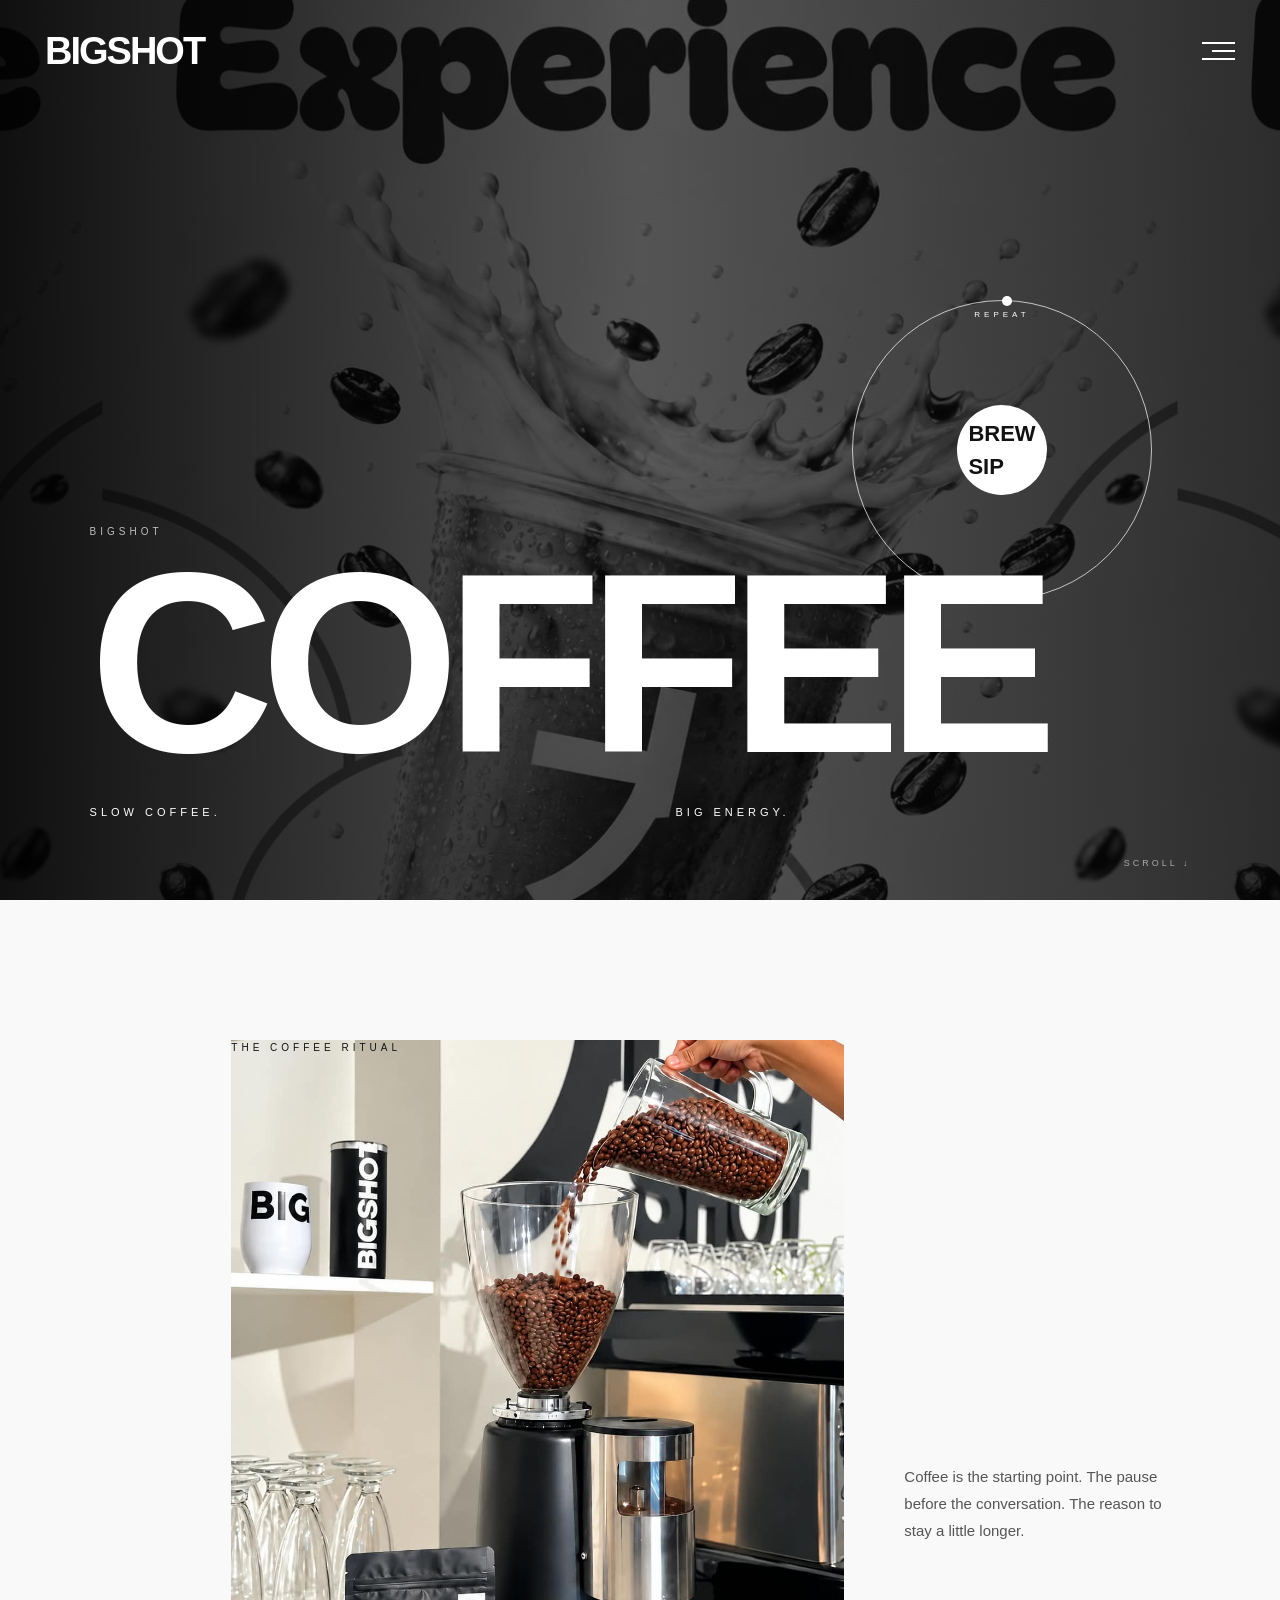
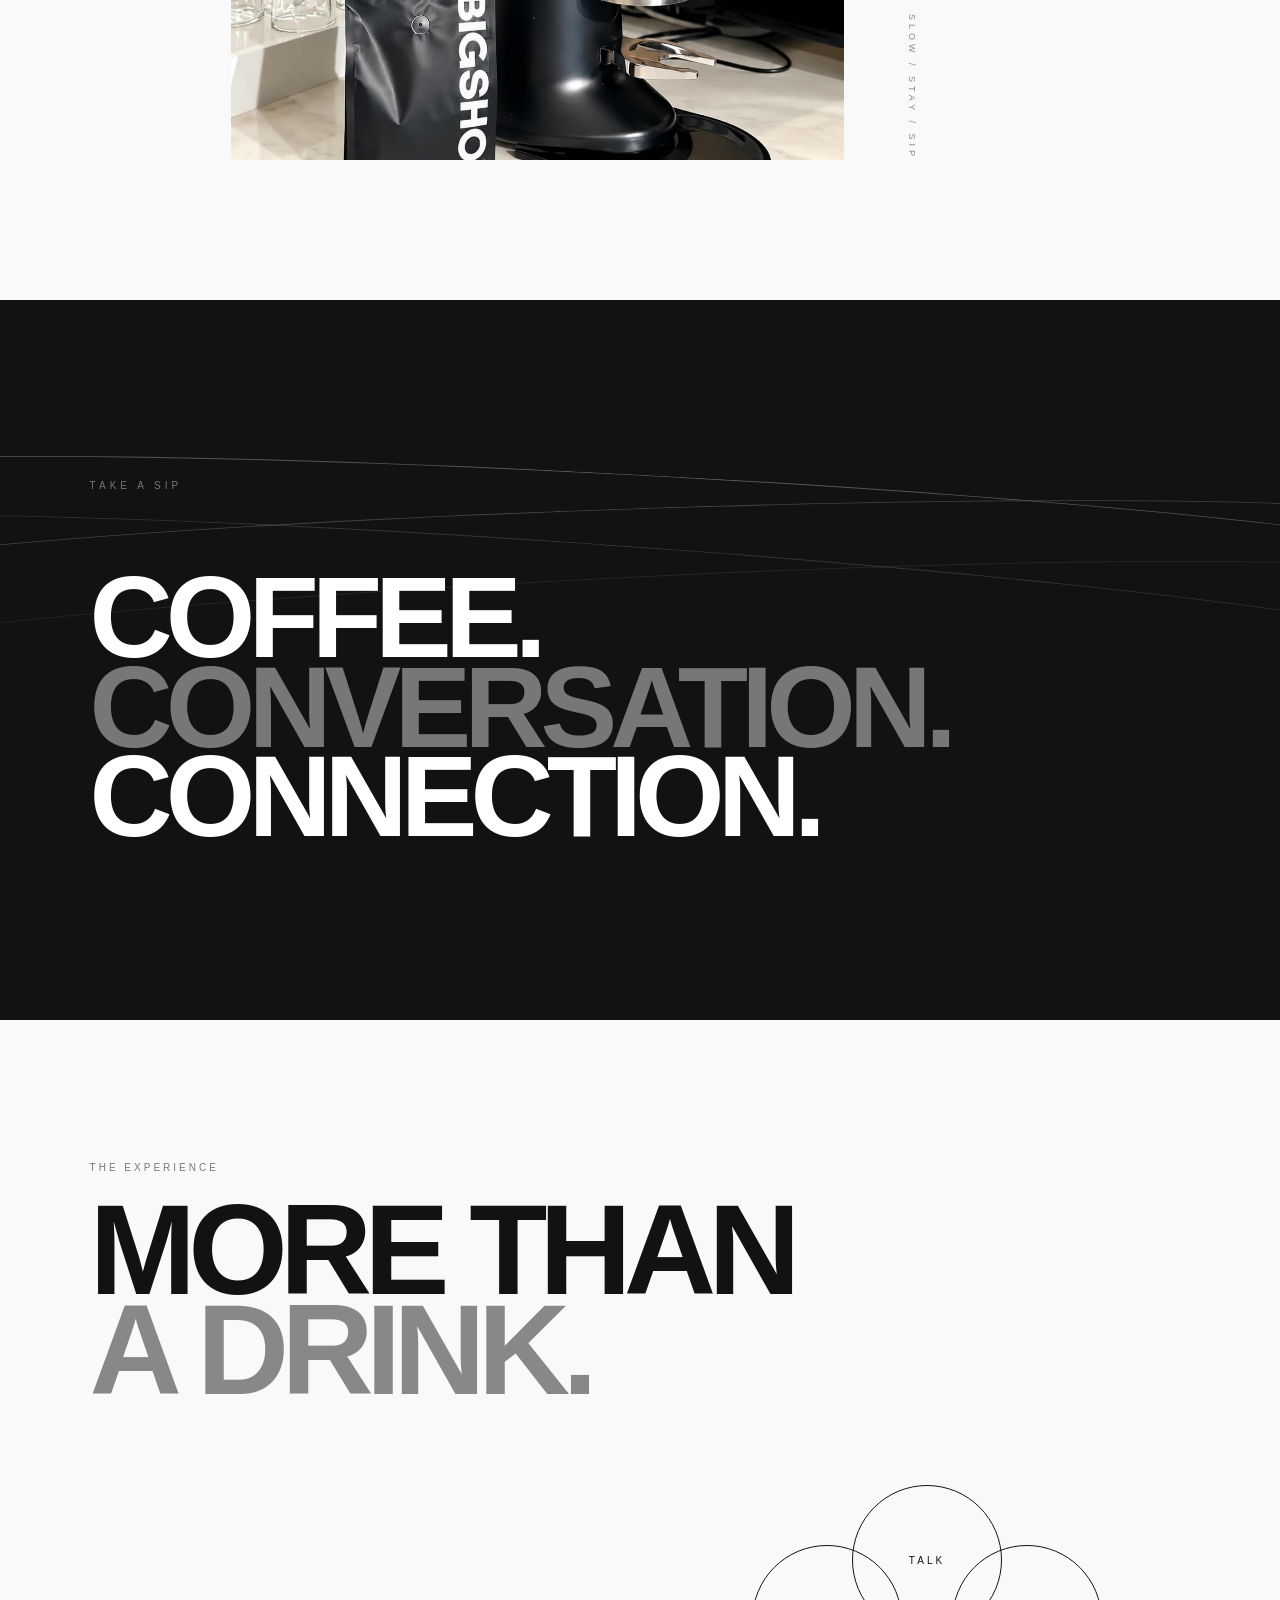
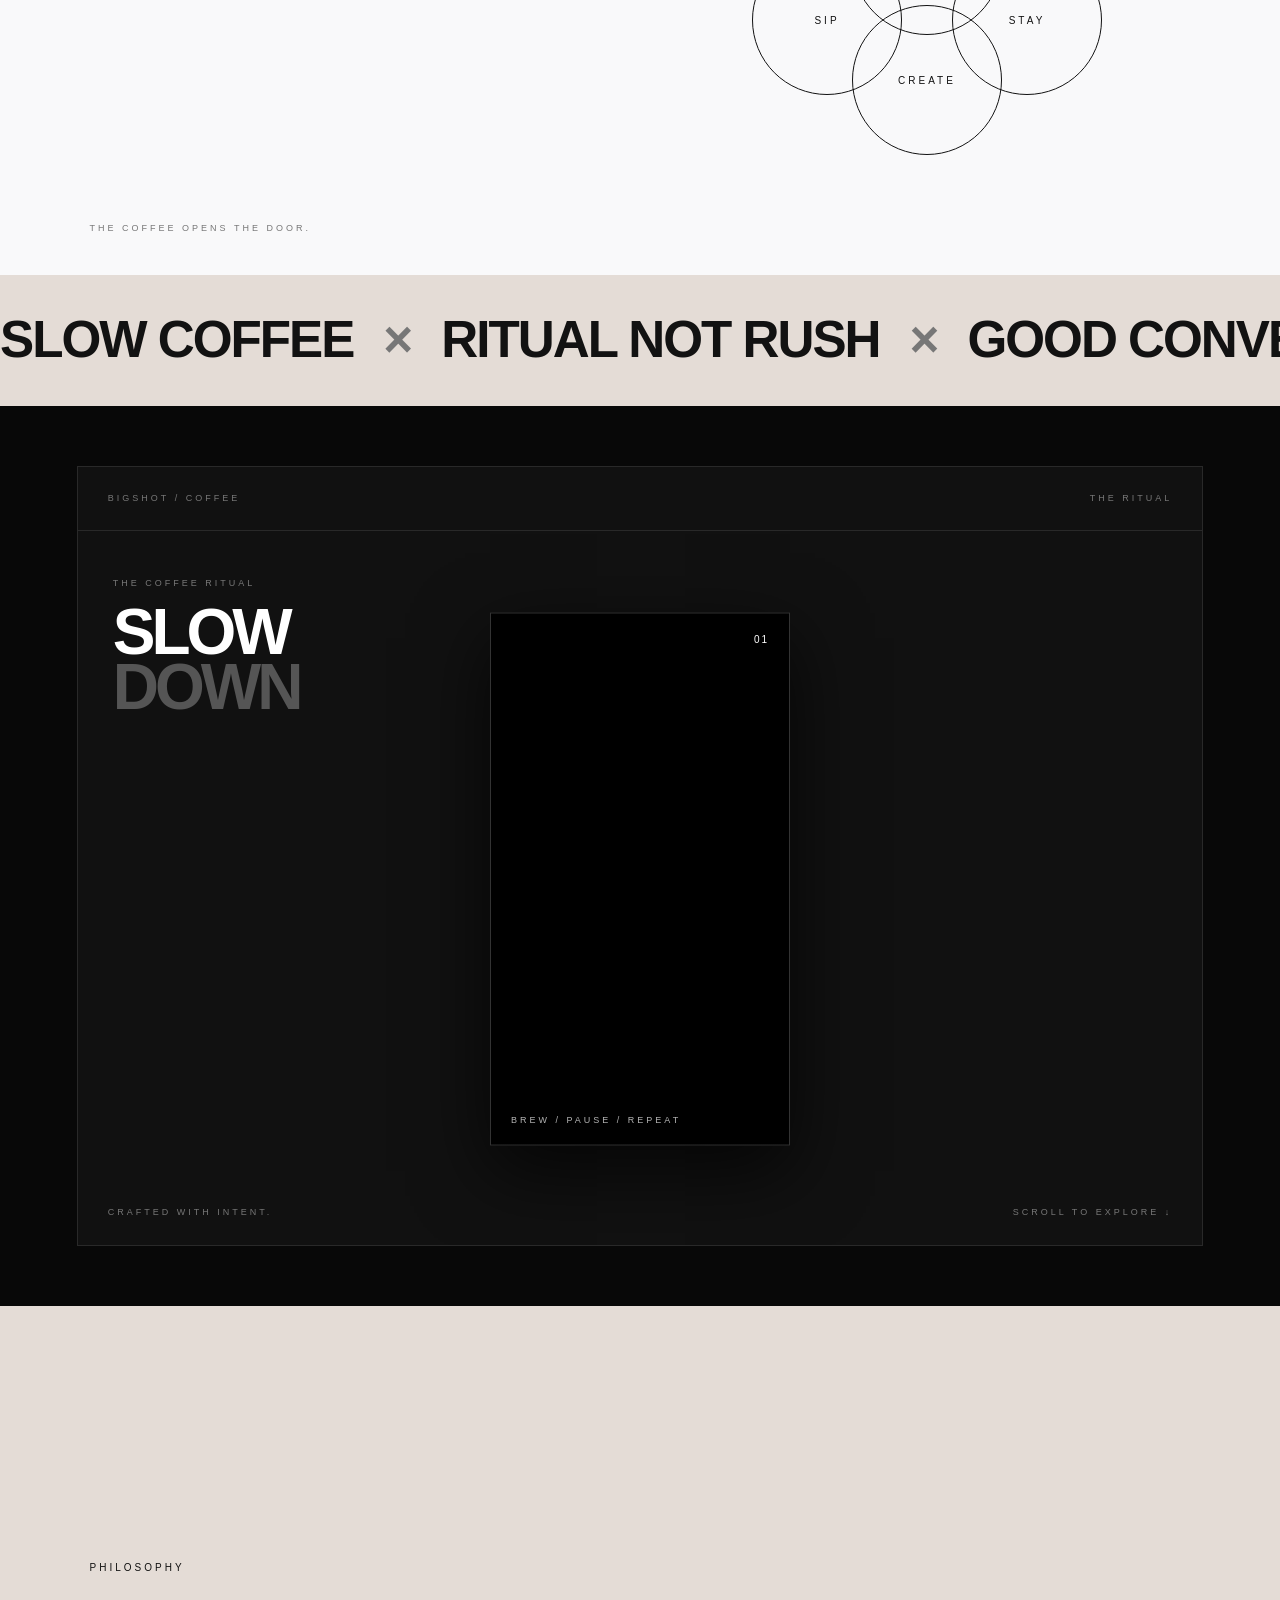
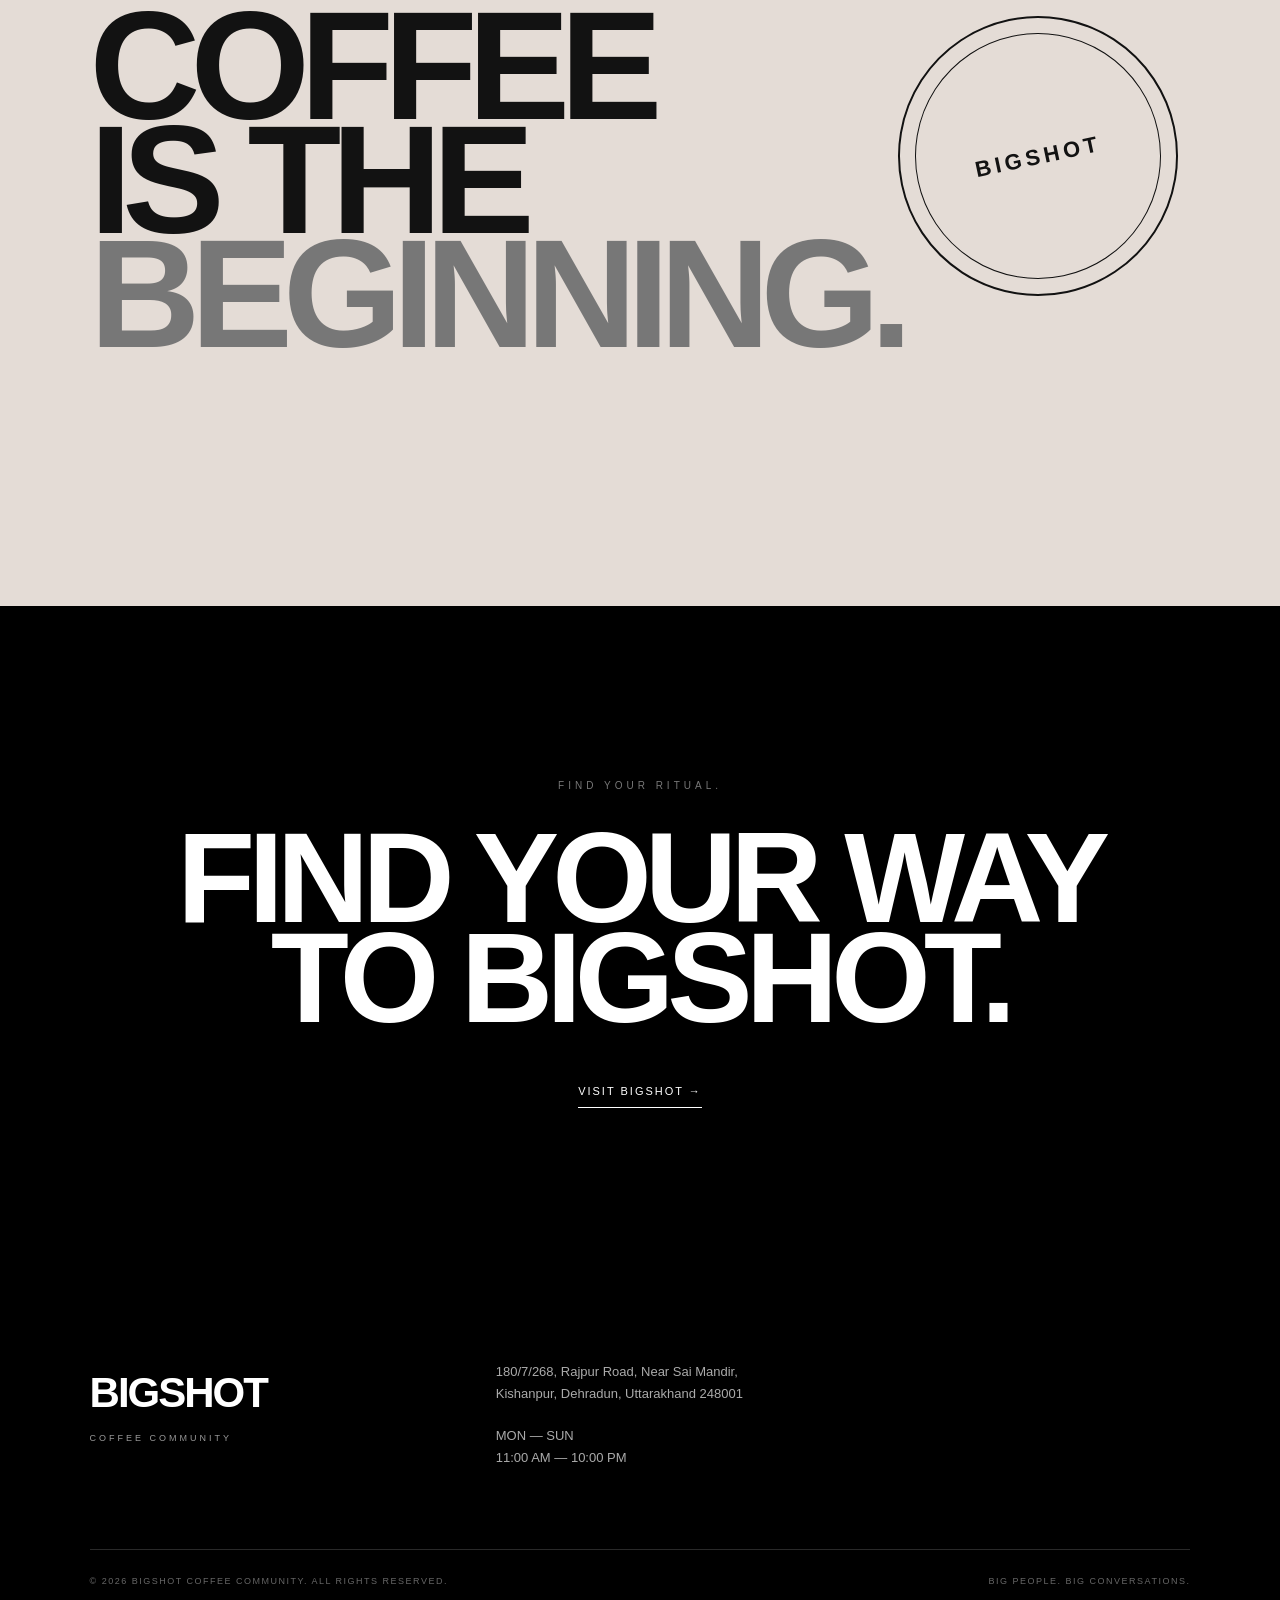
<file: coffee.html>
<!DOCTYPE html>
<html lang="en">

<head>

    <meta charset="UTF-8">

    <meta name="viewport" content="width=device-width, initial-scale=1.0">

    <title>COFFEE — BIGSHOT</title>

    <meta
        name="description"
        content="Coffee at BIGSHOT Coffee Community, Rajpur Road, Dehradun."
    >

    <link rel="stylesheet" href="style.css">

</head>


<body>

    <!-- ================= HEADER ================= -->

    <header class="header">

        <a href="index.html" class="brand-name">
            BIGSHOT
        </a>

        <button
            class="menu-button"
            id="menuButton"
            aria-label="Open menu">

            <span></span>
            <span></span>
            <span></span>

        </button>

    </header>


    <!-- ================= MENU OVERLAY ================= -->

    <div class="menu-overlay" id="menuOverlay">

        <button
            class="menu-close"
            id="menuClose"
            aria-label="Close menu">

            ×

        </button>


        <div class="menu-content">

            <p class="menu-small">
                BIGSHOT
            </p>

            <a href="index.html">HOME</a>
            <a href="about.html">ABOUT</a>
            <a href="coffee.html">COFFEE</a>
            <a href="merchandise.html">MERCHANDISE</a>
            <a href="community.html">COMMUNITY</a>
          
            
            <a href="visit.html">VISIT</a>

        </div>

    </div>


    <main>


        <!-- ================= HERO ================= -->

        <section class="coffee-hero-new">

            <div class="coffee-hero-image"></div>

            <div class="coffee-hero-overlay"></div>


            <div class="coffee-hero-content">

                <p class="coffee-kicker">
                    BIGSHOT
                </p>

                <h1>
                    COFFEE
                </h1>

                <div class="coffee-hero-bottom">

                    <p>
                        SLOW COFFEE.
                    </p>

                    <p>
                        BIG ENERGY.
                    </p>

                </div>

            </div>


            <!-- Animated circle -->

            <div class="coffee-spinner">

                <div class="spinner-inner">
                    BREW<BR>SIP
                </div>

                <div class="spinner-ring">
                    REPEAT
                </div>

            </div>


            <div class="hero-scroll">
                SCROLL ↓
            </div>

        </section>



        <!-- ================= INTRO ================= -->

        <section class="coffee-intro-new">

            <div class="coffee-section-number">
                
            </div>


            <div class="coffee-intro-main">

                <p class="small-label">
                    THE COFFEE RITUAL
                </p>

                <h2>
                    
                    <br>
                    
                    <br>
                    <span></span>
                </h2>

            </div>


            <div class="coffee-intro-side">

                <p>
                    Coffee is the starting point.
                    The pause before the conversation.
                    The reason to stay a little longer.
                </p>

                <div class="vertical-word">
                    SLOW / STAY / SIP
                </div>

            </div>

        </section>



        <!-- ================= ANIMATED WAVE ================= -->

        <section class="coffee-motion">

            <div class="motion-label">
                TAKE A SIP
            </div>


            <div class="wave-container">

                <div class="wave-line wave-one"></div>
                <div class="wave-line wave-two"></div>
                <div class="wave-line wave-three"></div>
                <div class="wave-line wave-four"></div>

            </div>


            <h2>
                COFFEE.
                <span>CONVERSATION.</span>
                <br>
                CONNECTION.
            </h2>

        </section>



        <!-- ================= COFFEE EXPERIENCE ================= -->

        <section class="coffee-experience">

            <div class="experience-heading">

                <p>
                    THE EXPERIENCE
                </p>

                <h2>
                    MORE THAN
                    <br>
                    <span>A DRINK.</span>
                </h2>

            </div>


            <div class="experience-circles">

                <div class="experience-circle circle-one">
                    SIP
                </div>

                <div class="experience-circle circle-two">
                    TALK
                </div>

                <div class="experience-circle circle-three">
                    STAY
                </div>

                <div class="experience-circle circle-four">
                    CREATE
                </div>

            </div>


            <p class="experience-bottom">
                THE COFFEE OPENS THE DOOR.
            </p>

        </section>



        <!-- ================= HORIZONTAL TEXT ================= -->

        <section class="coffee-marquee">

            <div class="marquee-track">

                <span>SLOW COFFEE</span>
                <span>×</span>

                <span>RITUAL NOT RUSH</span>
                <span>×</span>

                <span>GOOD CONVERSATIONS</span>
                <span>×</span>

                <span>CREATIVE ENERGY</span>
                <span>×</span>

                <span>SLOW COFFEE</span>
                <span>×</span>

            </div>

        </section>



        <!-- ================= ABSTRACT COFFEE LAB ================= -->

<section class="coffee-video-section">

    <div class="coffee-interface">

        <!-- TOP BAR -->
        <div class="coffee-interface-top">
            <span>BIGSHOT / COFFEE</span>
            <span>THE RITUAL</span>
        </div>

        <!-- HEADING -->
        <div class="coffee-interface-heading">
            <p>THE COFFEE RITUAL</p>

            <h2>
                SLOW
                <span>DOWN</span>
            </h2>
        </div>

        <!-- PORTRAIT VIDEO -->
        <div class="coffee-video-box">

            <video autoplay muted loop playsinline>
                <source src="coffeee.mp4" type="video/mp4">
            </video>

            <div class="video-number">01</div>

            <div class="video-label">
                BREW / PAUSE / REPEAT
            </div>

        </div>

        <!-- BOTTOM BAR -->
        <div class="coffee-interface-bottom">
            <span>CRAFTED WITH INTENT.</span>
            <span>SCROLL TO EXPLORE ↓</span>
        </div>

    </div>

</section>



        <!-- ================= PHILOSOPHY ================= -->

        <section class="coffee-philosophy-new">

            <p>
                 PHILOSOPHY
            </p>

            <h2>
                COFFEE
                <br>
                IS THE
                <br>
                <span>BEGINNING.</span>
            </h2>

            <div class="philosophy-stamp">
                BIGSHOT
            </div>

        </section>



        <!-- ================= FINAL ================= -->

        <section class="coffee-final-new">

            <p>
                FIND YOUR RITUAL.
            </p>

            <h2>
                FIND YOUR WAY
                <br>
                TO BIGSHOT.
            </h2>

            <a href="visit.html">
                VISIT BIGSHOT →
            </a>

        </section>


    </main>


    <!-- ================= FOOTER ================= -->

    <footer class="footer">

        <div class="footer-brand">

            <h3>
                BIGSHOT
            </h3>

            <p>
                COFFEE COMMUNITY
            </p>

        </div>


        

        <div class="footer-location">

            <p>
                180/7/268, Rajpur Road,
                Near Sai Mandir,
                Kishanpur, Dehradun,
                Uttarakhand 248001
            </p>

            <p>
                MON — SUN
                <br>
                11:00 AM — 10:00 PM
            </p>

        </div>


        <div class="footer-bottom">

            <p>
                © 2026 BIGSHOT COFFEE COMMUNITY.
                ALL RIGHTS RESERVED.
            </p>

            <p>
                BIG PEOPLE. BIG CONVERSATIONS.
            </p>

        </div>

    </footer>


    <script src="script.js"></script>

</body>

</html>
</file>
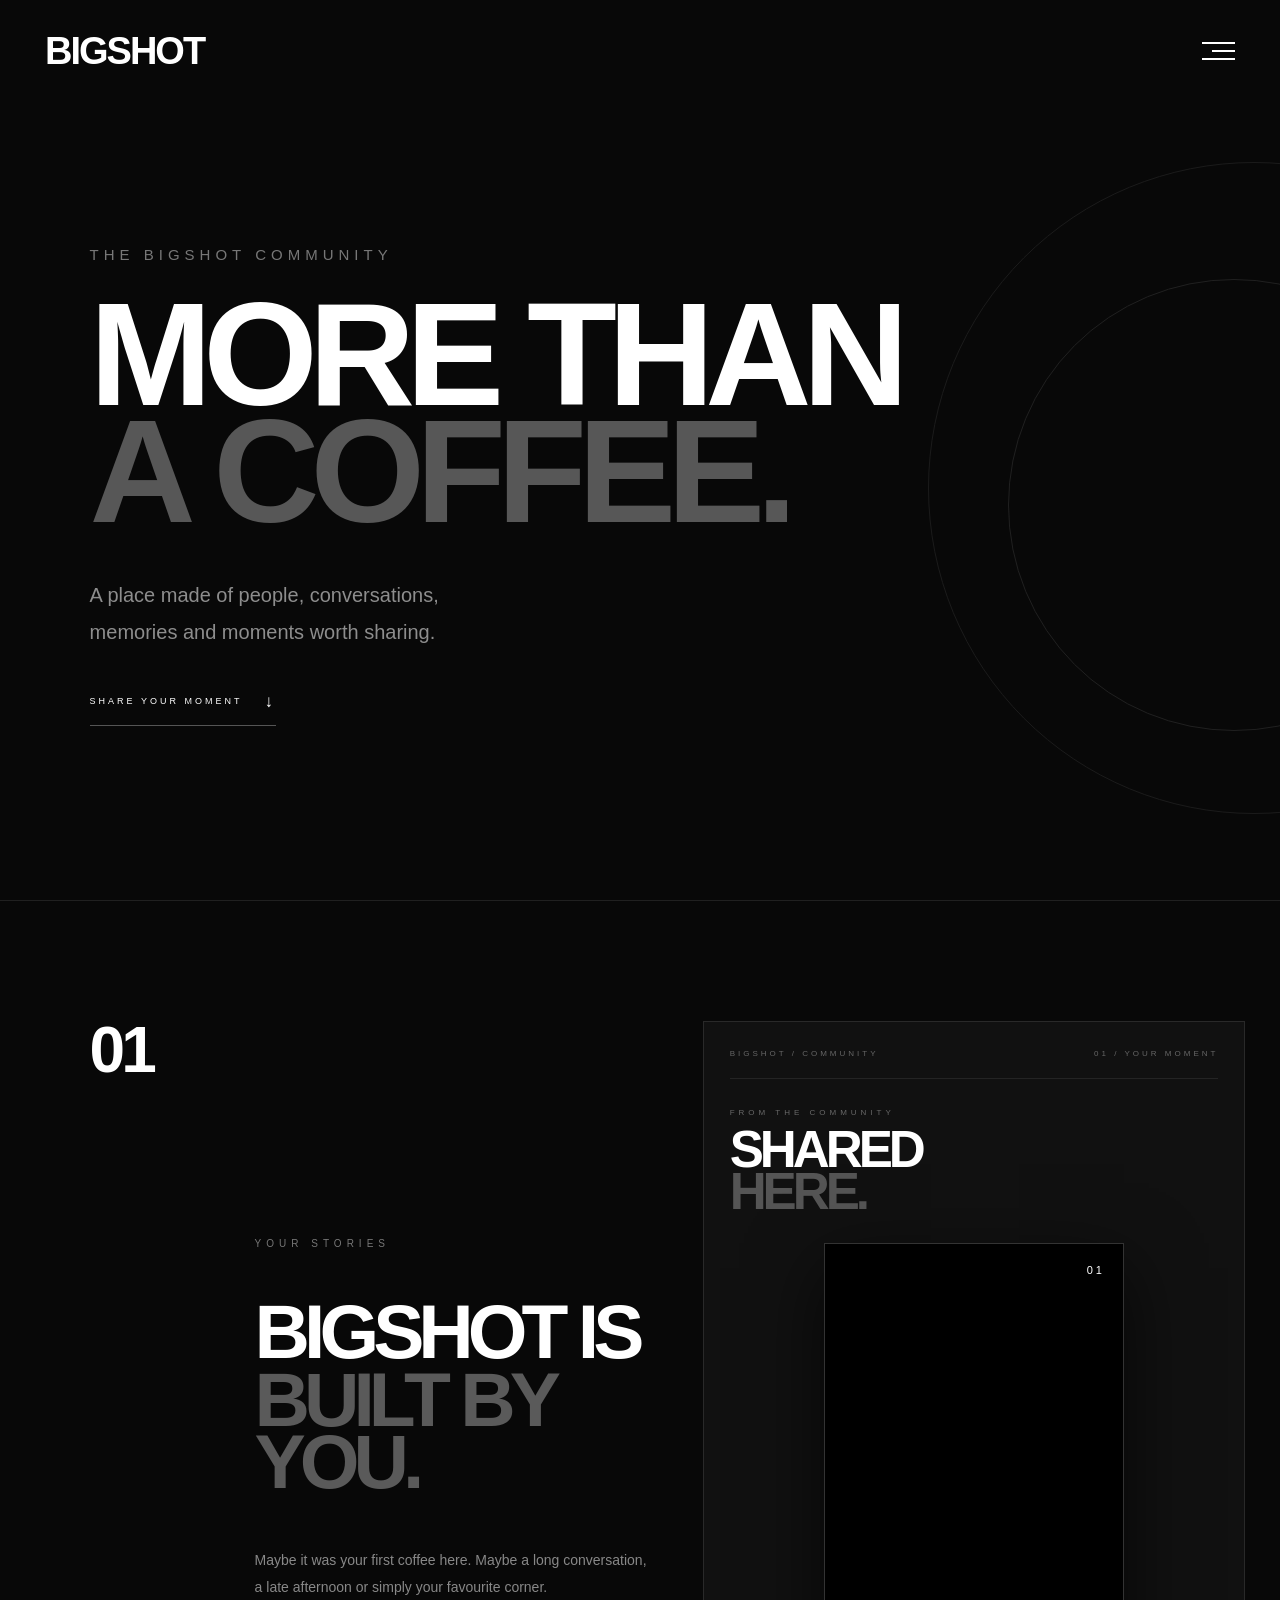
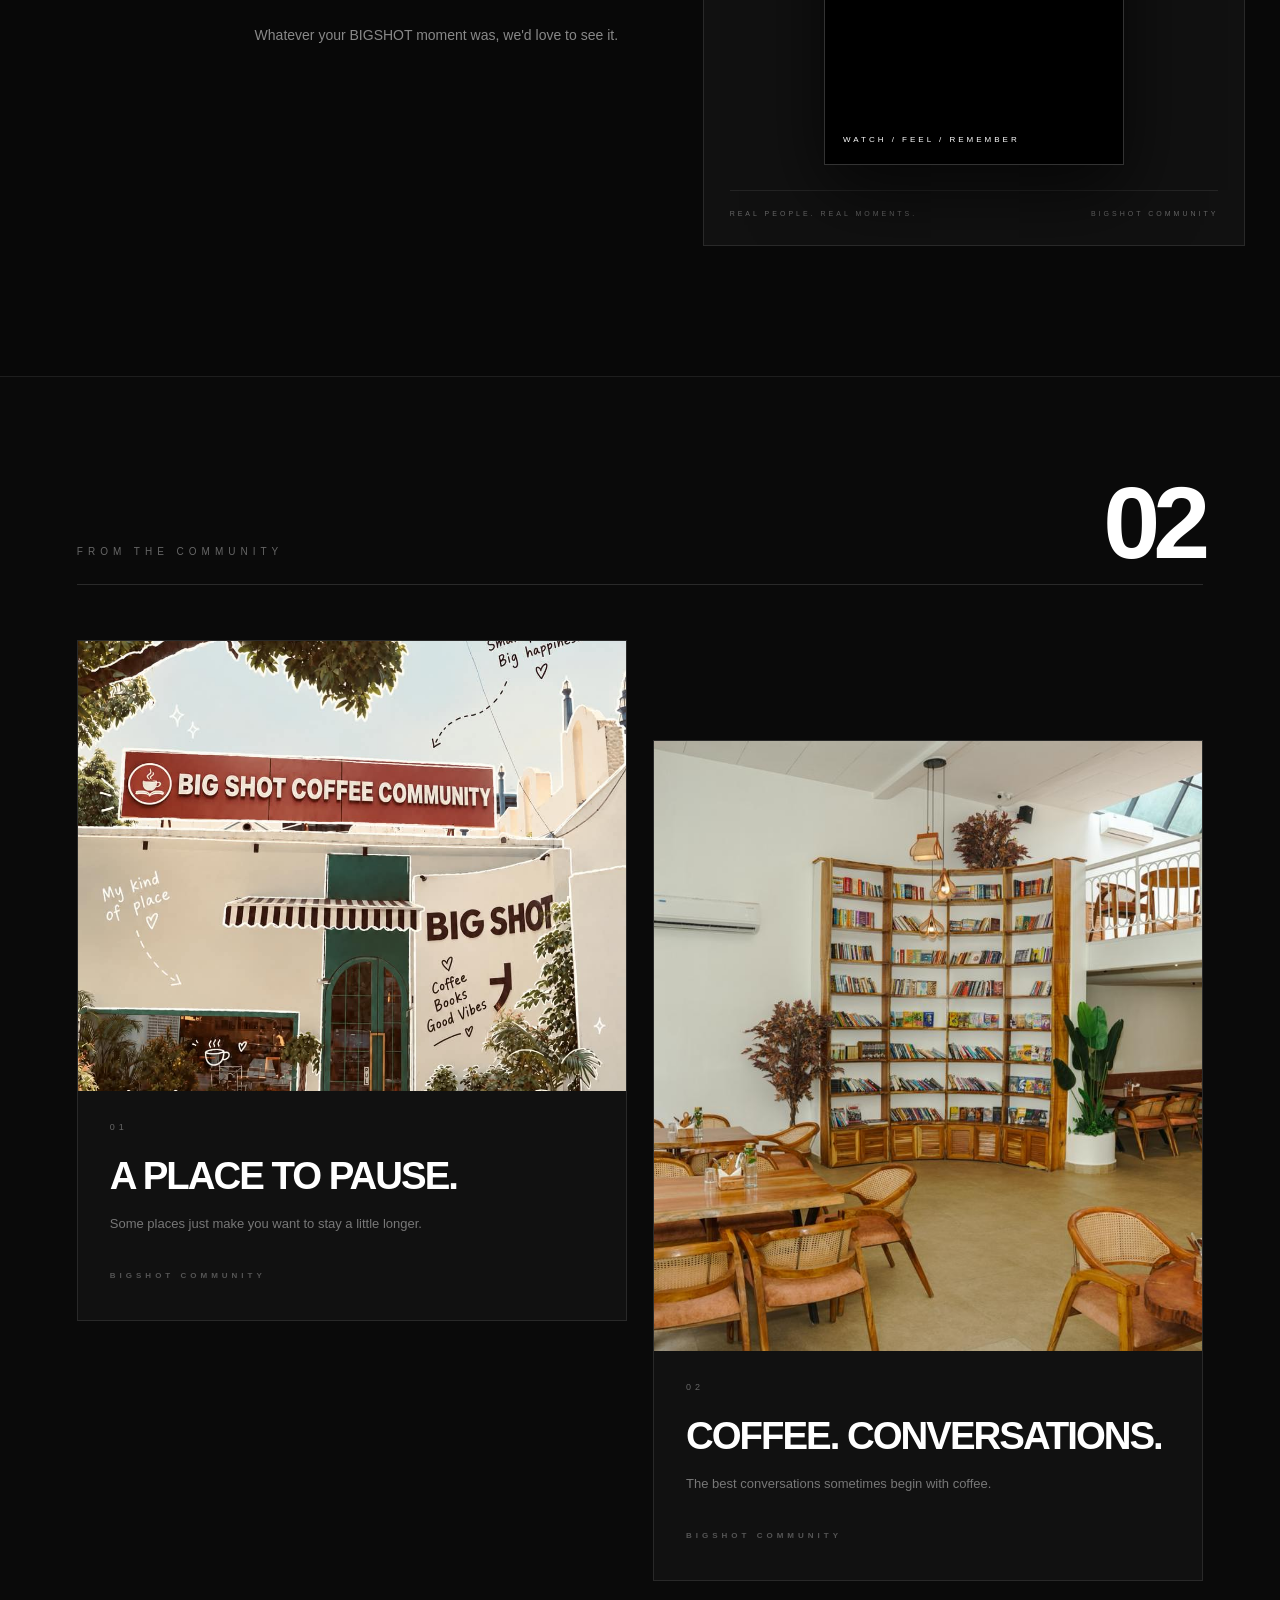
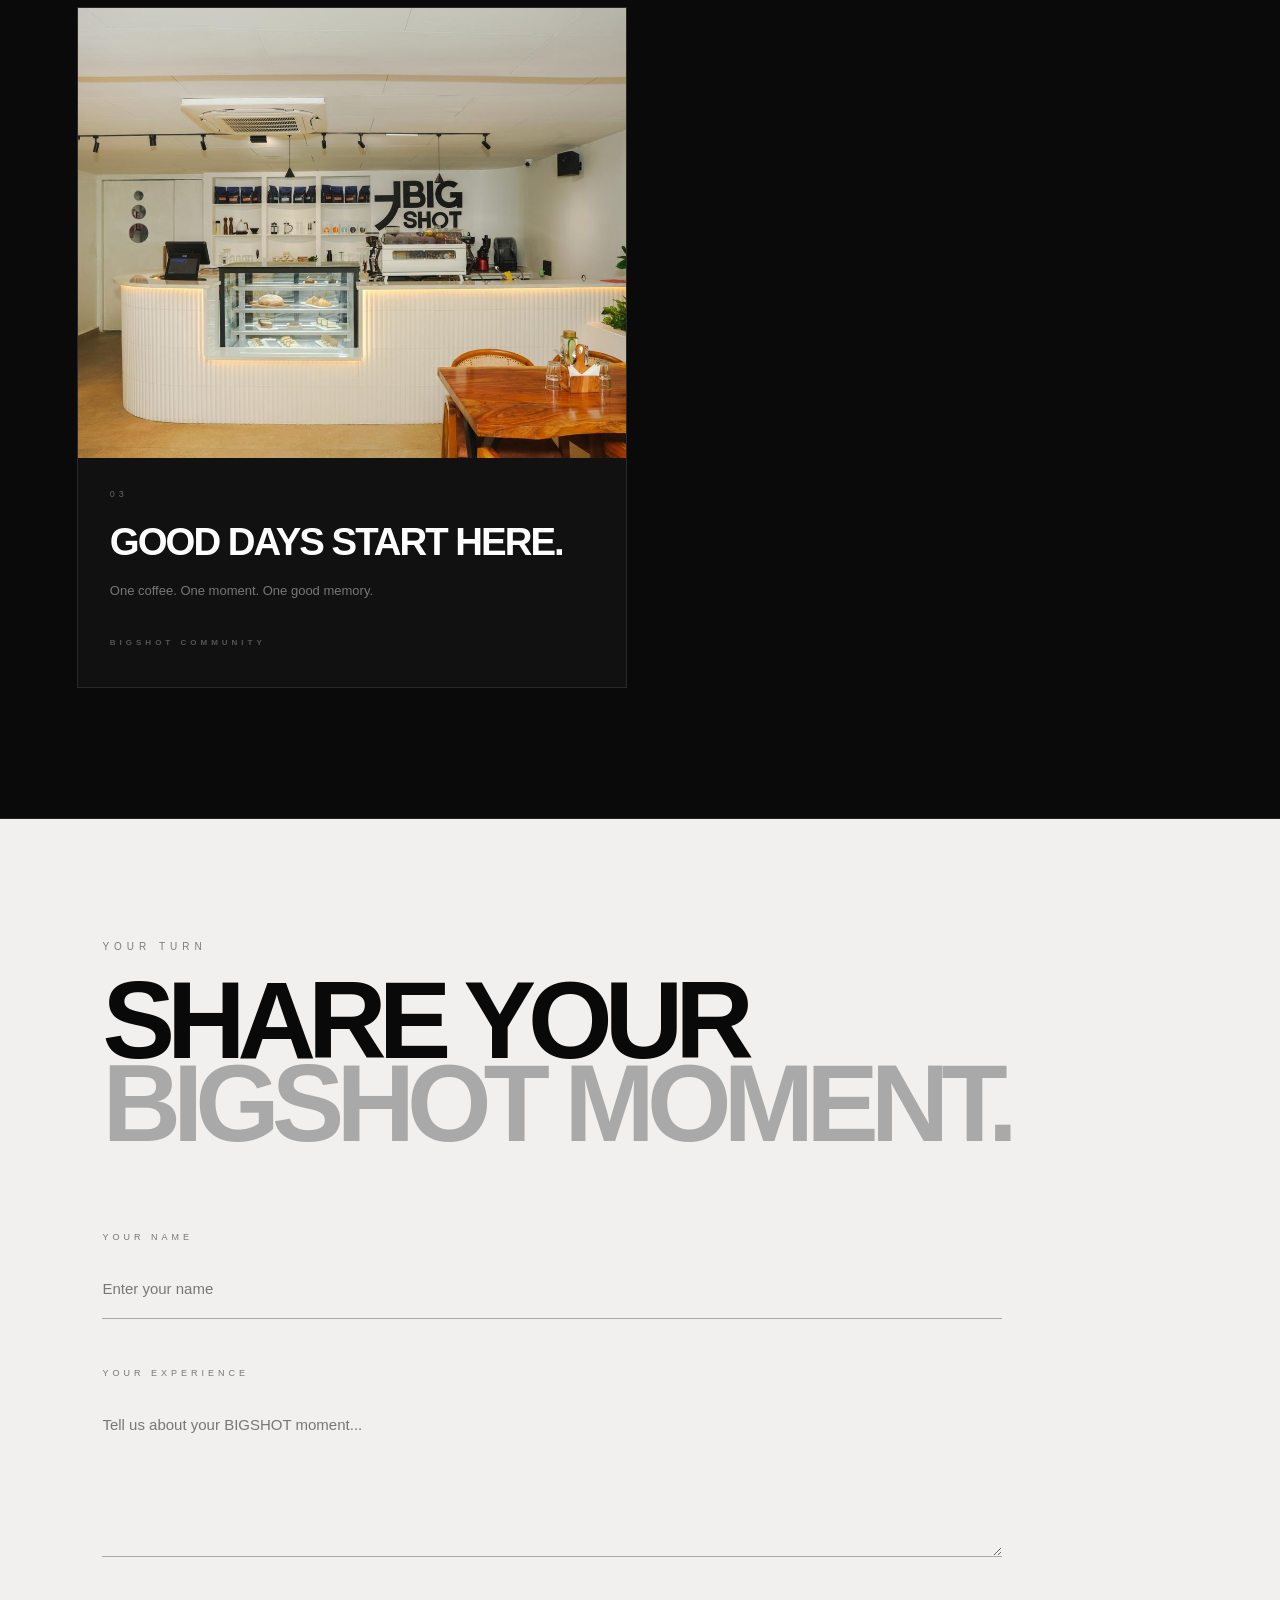
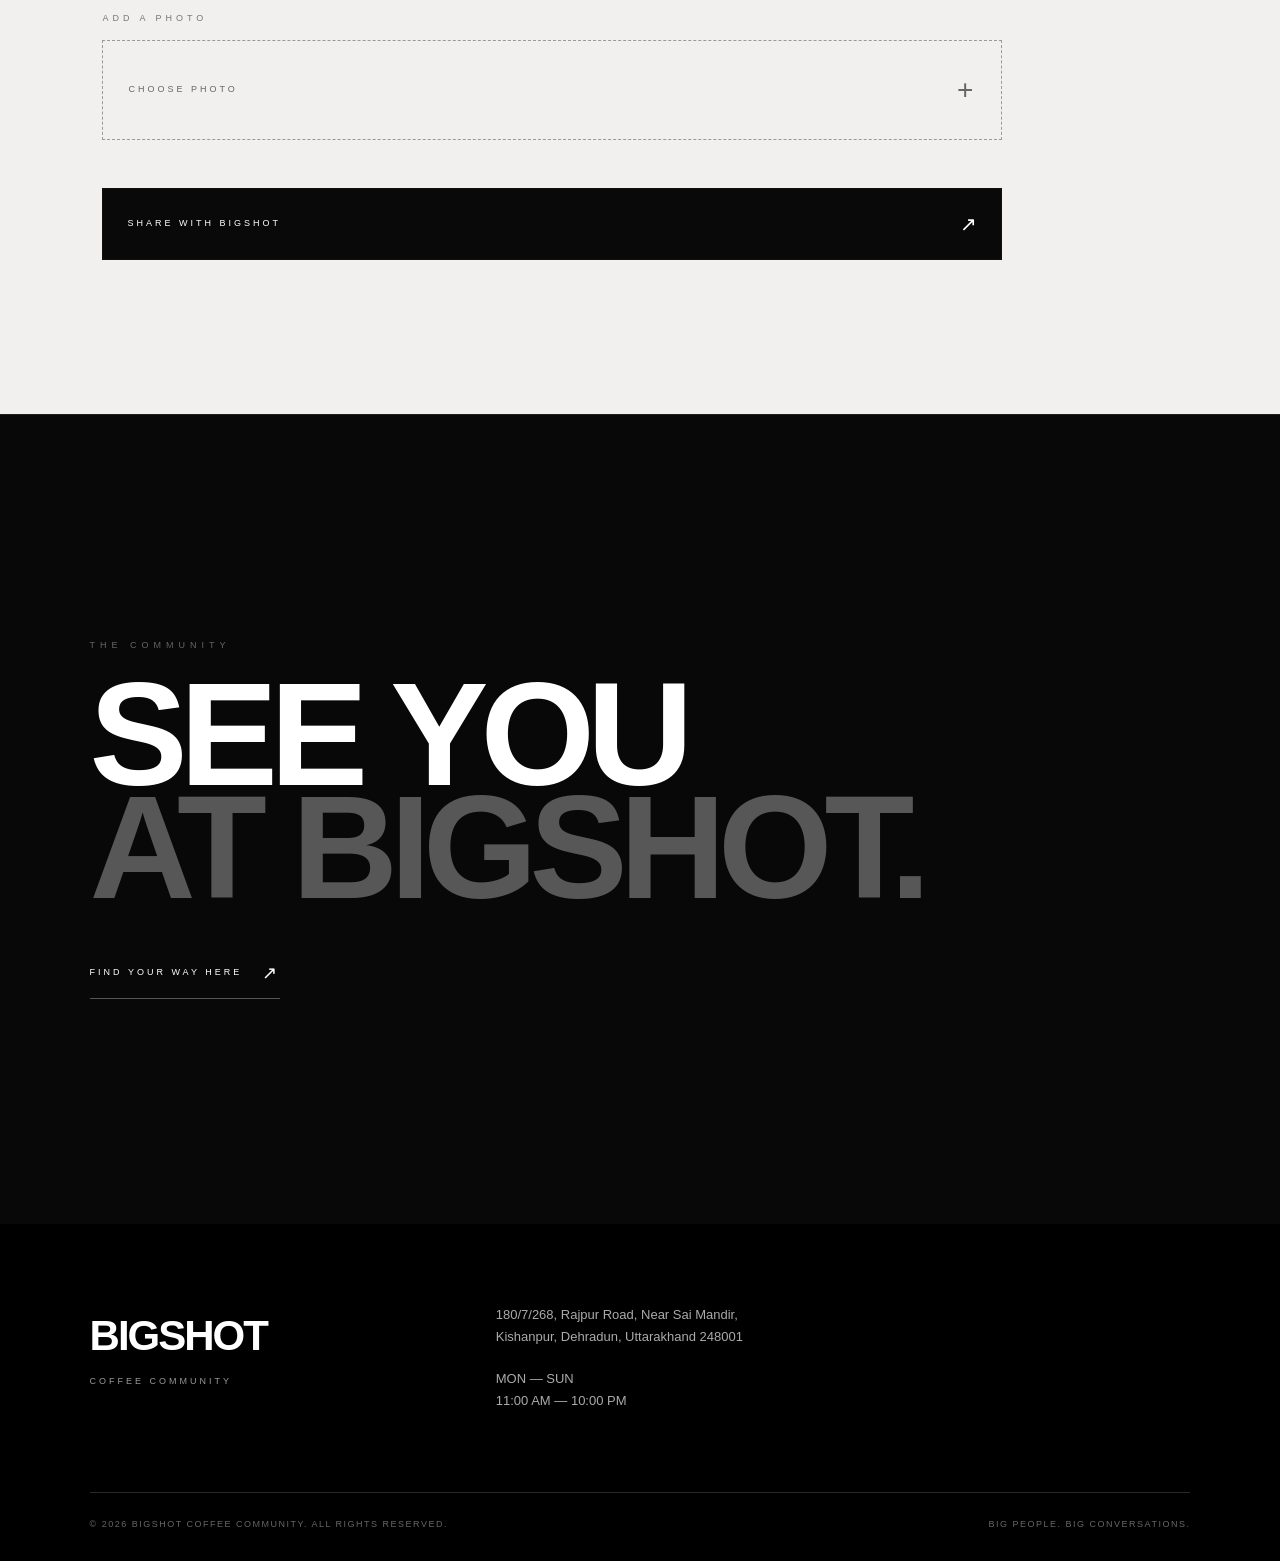
<file: community.html>
<!DOCTYPE html>
<html lang="en">

<head>
    <meta charset="UTF-8">

    <meta
        name="viewport"
        content="width=device-width, initial-scale=1.0">

    <title>BIGSHOT — Community</title>

    <link rel="stylesheet" href="style.css">
</head>


<body class="community-page">


    <!-- ================= HEADER ================= -->

    <header class="header">

        <a
            href="index.html"
            class="brand-name">

            BIGSHOT

        </a>


        <button
            class="menu-button"
            id="menuButton"
            type="button"
            aria-label="Open menu">

            <span></span>
            <span></span>
            <span></span>

        </button>

    </header>



    <!-- ================= MENU ================= -->

    <div
        class="menu-overlay"
        id="menuOverlay"
        aria-hidden="true">


        <button
            class="menu-close"
            id="menuClose"
            type="button"
            aria-label="Close menu">

            ×

        </button>


        <div class="menu-content">

            <p class="menu-small">
                BIGSHOT
            </p>

            <a href="index.html">
                HOME
            </a>

            <a href="about.html">
                ABOUT
            </a>

            <a href="coffee.html">
                COFFEE
            </a>

            <a href="merchandise.html">
                MERCHANDISE
            </a>

            <a href="community.html">
                COMMUNITY
            </a>


            <a href="visit.html">
                VISIT
            </a>

        </div>

    </div>



    <!-- ================= HERO ================= -->

    <main>


        <section class="community-hero">


            <div class="community-hero-content">

                <p class="community-eyebrow">
                    THE BIGSHOT COMMUNITY
                </p>


                <h1>
                    MORE THAN
                    <span>A COFFEE.</span>
                </h1>


                <p class="community-hero-text">
                    A place made of people,
                    conversations, memories
                    and moments worth sharing.
                </p>


                <a
                    href="#share"
                    class="community-hero-link">

                    SHARE YOUR MOMENT

                    <span>↓</span>

                </a>

            </div>


            <div class="community-hero-side">
            
            </div>


        </section>



        <!-- ================= INTRO ================= -->

       <section class="community-intro">


    <div class="community-intro-number">
        01
    </div>


    <div class="community-intro-content">

        <div class="community-intro-copy">

            <p class="community-label">
                YOUR STORIES
            </p>


            <h2>
                BIGSHOT IS
                <span>BUILT BY YOU.</span>
            </h2>


            <p>
                Maybe it was your first coffee here.
                Maybe a long conversation,
                a late afternoon or simply
                your favourite corner.
            </p>


            <p>
                Whatever your BIGSHOT moment was,
                we'd love to see it.
            </p>

        </div>


        <!-- ================= VIDEO ================= -->

        <div class="community-video-interface">

            <div class="community-video-top">

                <span>
                    BIGSHOT / COMMUNITY
                </span>

                <span>
                    01 / YOUR MOMENT
                </span>

            </div>


            <div class="community-video-heading">

                <p>
                    FROM THE COMMUNITY
                </p>

                <h3>
                    SHARED
                    <span>HERE.</span>
                </h3>

            </div>


            <div class="community-video-box">

                <video
                    autoplay
                    muted
                    loop
                    playsinline>

                    <source
                        src="communityvideo.mp4"
                        type="video/mp4">

                    Your browser does not support video.

                </video>


                <div class="community-video-number">
                    01
                </div>


                <div class="community-video-label">
                    WATCH / FEEL / REMEMBER
                </div>

            </div>


            <div class="community-video-bottom">

                <span>
                    REAL PEOPLE. REAL MOMENTS.
                </span>

                <span>
                    BIGSHOT COMMUNITY
                </span>

            </div>

        </div>

    </div>

</section>


        <!-- ================= COMMUNITY WALL ================= -->

        <section class="community-wall">


            <div class="community-wall-heading">

                <p>
                    FROM THE COMMUNITY
                </p>

                <span>
                    02
                </span>

            </div>


            <div
                class="community-grid"
                id="communityGrid">


                <!-- SAMPLE CARD 1 -->

                <article class="community-card">

                    <div class="community-card-image">

                        <img
                            src="newa1.jpeg"
                            alt="BIGSHOT community moment">

                    </div>


                    <div class="community-card-content">

                        <span>
                            01
                        </span>

                        <h3>
                            A PLACE TO PAUSE.
                        </h3>

                        <p>
                            Some places just make
                            you want to stay a little longer.
                        </p>

                        <strong>
                            BIGSHOT COMMUNITY
                        </strong>

                    </div>

                </article>



                <!-- SAMPLE CARD 2 -->

                <article class="community-card community-card-tall">

                    <div class="community-card-image">

                        <img
                            src="ambience2.jpeg"
                            alt="BIGSHOT coffee community">

                    </div>


                    <div class="community-card-content">

                        <span>
                            02
                        </span>

                        <h3>
                            COFFEE.
                            CONVERSATIONS.
                        </h3>

                        <p>
                            The best conversations
                            sometimes begin with coffee.
                        </p>

                        <strong>
                            BIGSHOT COMMUNITY
                        </strong>

                    </div>

                </article>



                <!-- SAMPLE CARD 3 -->

                <article class="community-card">

                    <div class="community-card-image">

                        <img
                            src="ambience1.jpeg"
                            alt="BIGSHOT community experience">

                    </div>


                    <div class="community-card-content">

                        <span>
                            03
                        </span>

                        <h3>
                            GOOD DAYS
                            START HERE.
                        </h3>

                        <p>
                            One coffee.
                            One moment.
                            One good memory.
                        </p>

                        <strong>
                            BIGSHOT COMMUNITY
                        </strong>

                    </div>

                </article>


            </div>

        </section>



        <!-- ================= SHARE ================= -->

        <section
            class="community-share"
            id="share">


            <div class="community-share-heading">

                <p>
                    YOUR TURN
                </p>

                <h2>
                    SHARE YOUR
                    <span>BIGSHOT MOMENT.</span>
                </h2>

            </div>



            <form
                class="community-form"
                id="communityForm">


                <!-- NAME -->

                <div class="community-field">

                    <label for="visitorName">
                        YOUR NAME
                    </label>

                    <input
                        type="text"
                        id="visitorName"
                        name="name"
                        placeholder="Enter your name"
                        required>

                </div>



                <!-- EXPERIENCE -->

                <div class="community-field">

                    <label for="visitorMessage">
                        YOUR EXPERIENCE
                    </label>

                    <textarea
                        id="visitorMessage"
                        name="message"
                        placeholder="Tell us about your BIGSHOT moment..."
                        rows="5"
                        required></textarea>

                </div>



                <!-- PHOTO -->

                <div class="community-field">

                    <label for="visitorPhoto">
                        ADD A PHOTO
                    </label>

                    <div class="community-upload">

                        <input
                            type="file"
                            id="visitorPhoto"
                            name="photo"
                            accept="image/*">

                        <label
                            for="visitorPhoto"
                            class="upload-button">

                            CHOOSE PHOTO

                            <span>
                                +
                            </span>

                        </label>

                    </div>


                    <div
                        class="photo-preview"
                        id="photoPreview">

                    </div>

                </div>



                <!-- SUBMIT -->

                <button
                    type="submit"
                    class="community-submit">

                    <span>
                        SHARE WITH BIGSHOT
                    </span>

                    <span>
                        ↗
                    </span>

                </button>


                <!-- SUCCESS -->

                <div
                    class="community-success"
                    id="communitySuccess">

                    THANK YOU FOR SHARING
                    YOUR BIGSHOT MOMENT.

                </div>


            </form>

        </section>



        <!-- ================= CLOSING ================= -->

        <section class="community-closing">

            <p>
                THE COMMUNITY
            </p>


            <h2>
                SEE YOU
                <span>AT BIGSHOT.</span>
            </h2>


            <a href="visit.html">

                FIND YOUR WAY HERE

                <span>
                    ↗
                </span>

            </a>

        </section>


    </main>



    <!-- ================= FOOTER ================= -->

    
    <footer class="footer">

        <div class="footer-brand">

            <h3>
                BIGSHOT
            </h3>

            <p>
                COFFEE COMMUNITY
            </p>

        </div>


       


        <div class="footer-location">

            <p>
                180/7/268, Rajpur Road,
                Near Sai Mandir,
                Kishanpur, Dehradun,
                Uttarakhand 248001
            </p>

            <p>
                MON — SUN
                <br>
                11:00 AM — 10:00 PM
            </p>

        </div>


        <div class="footer-bottom">

            <p>
                © 2026 BIGSHOT COFFEE COMMUNITY.
                ALL RIGHTS RESERVED.
            </p>

            <p>
                BIG PEOPLE. BIG CONVERSATIONS.
            </p>

        </div>

    </footer>



    <!-- MAIN JS -->

    <script src="script.js"></script>

    <!-- COMMUNITY JS -->

    <script src="community.js"></script>

</body>

</html>
</file>
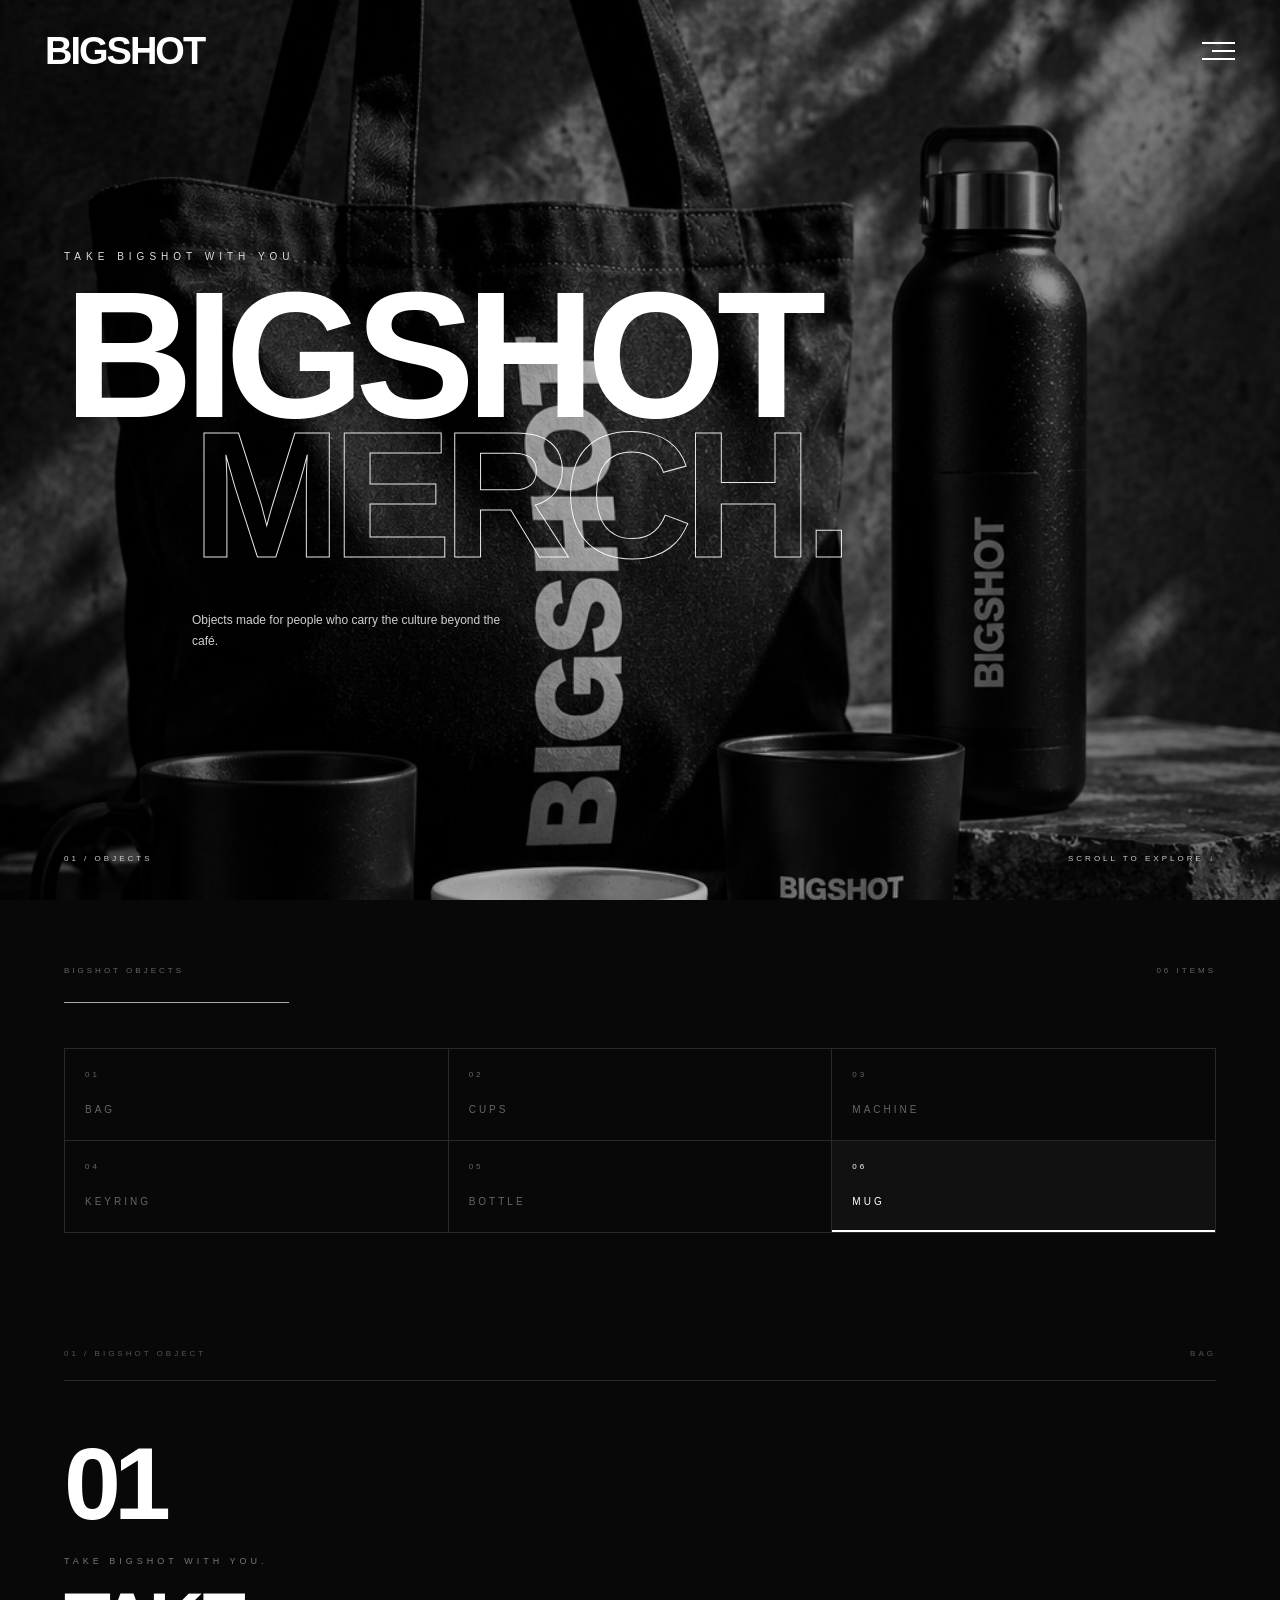
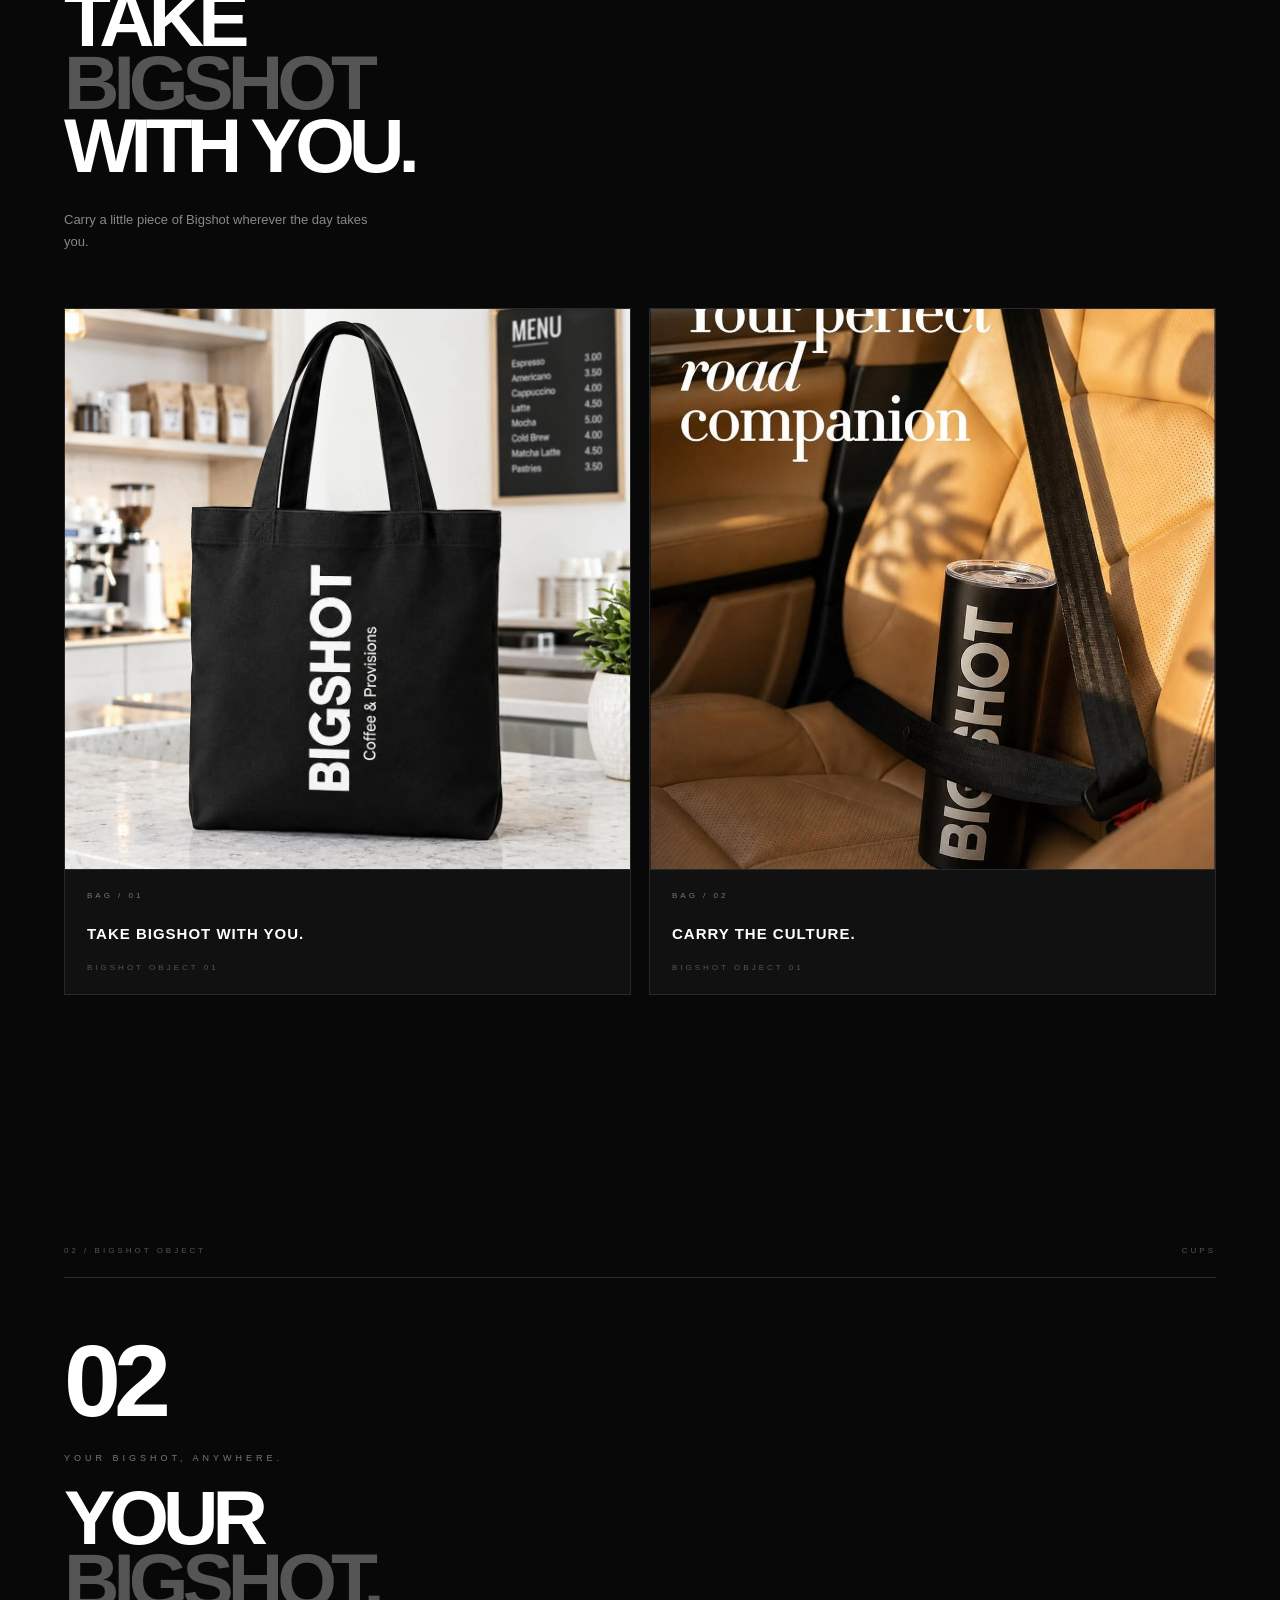
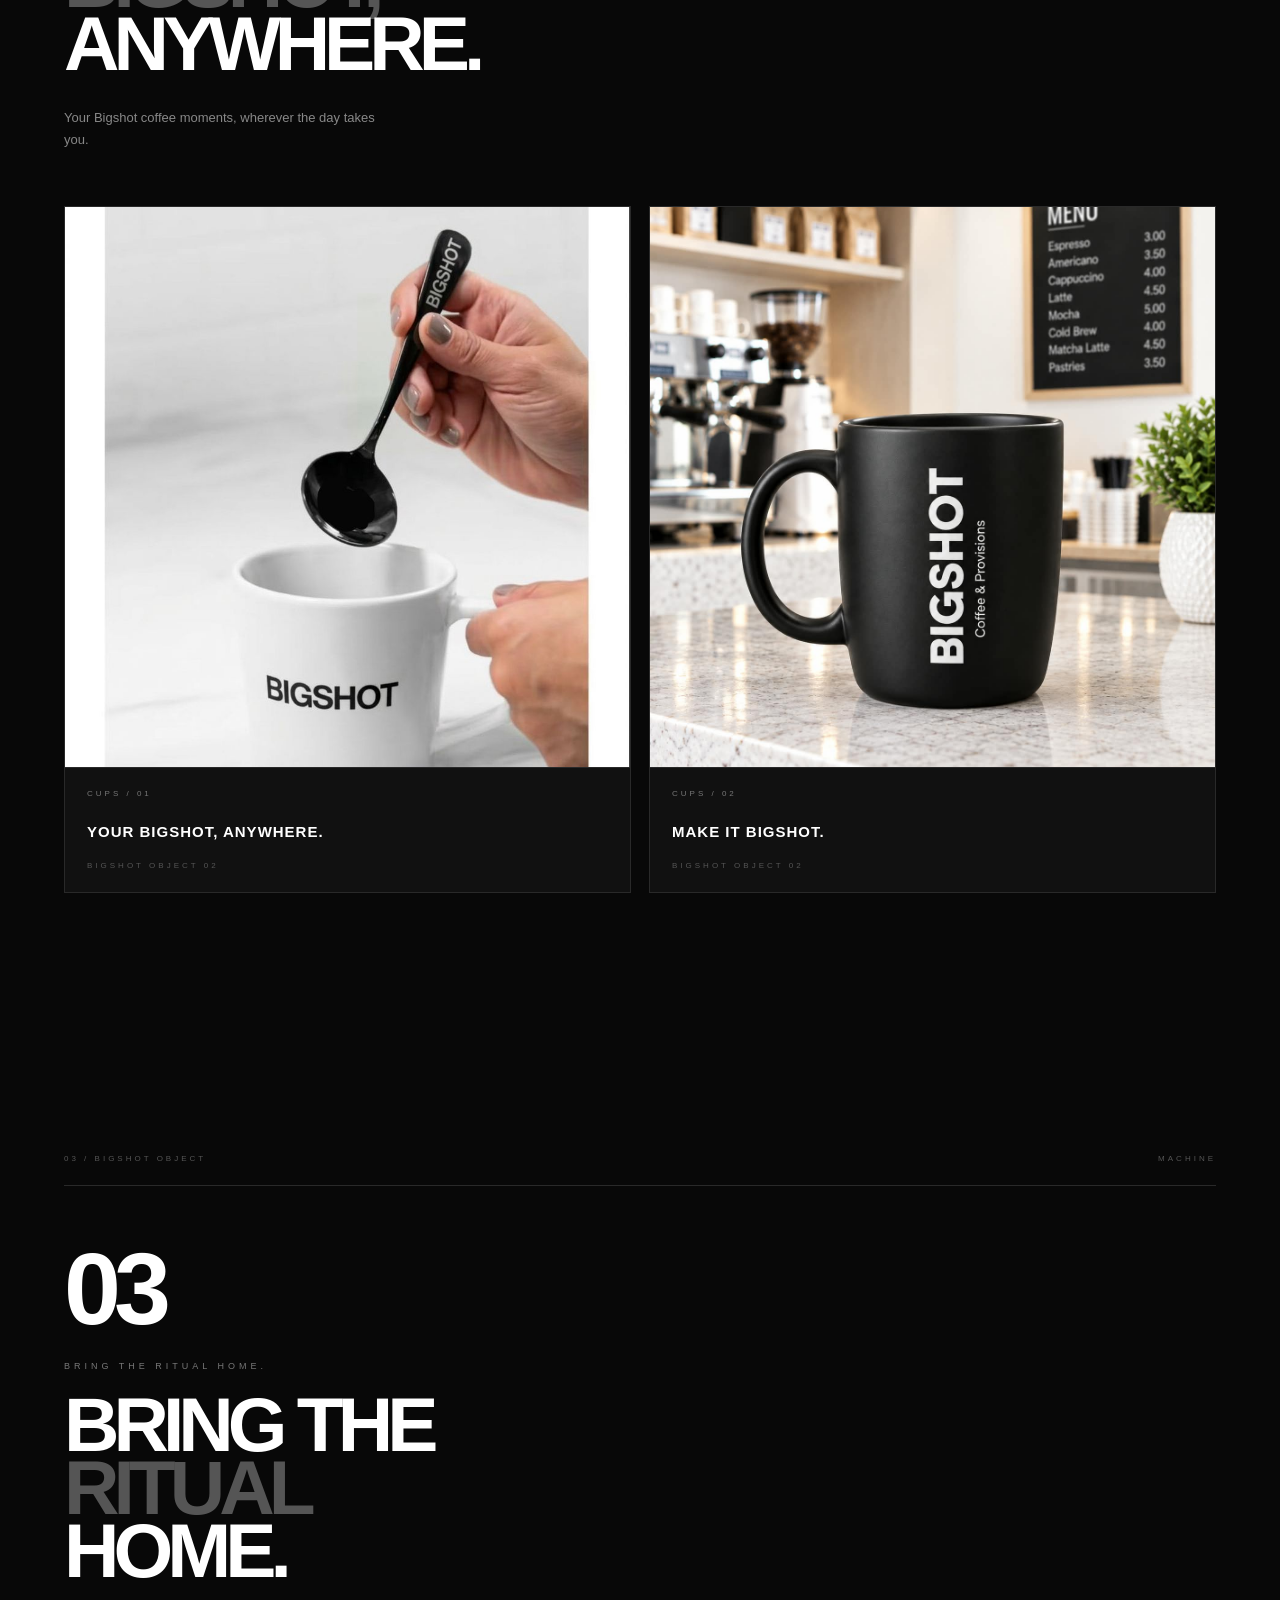
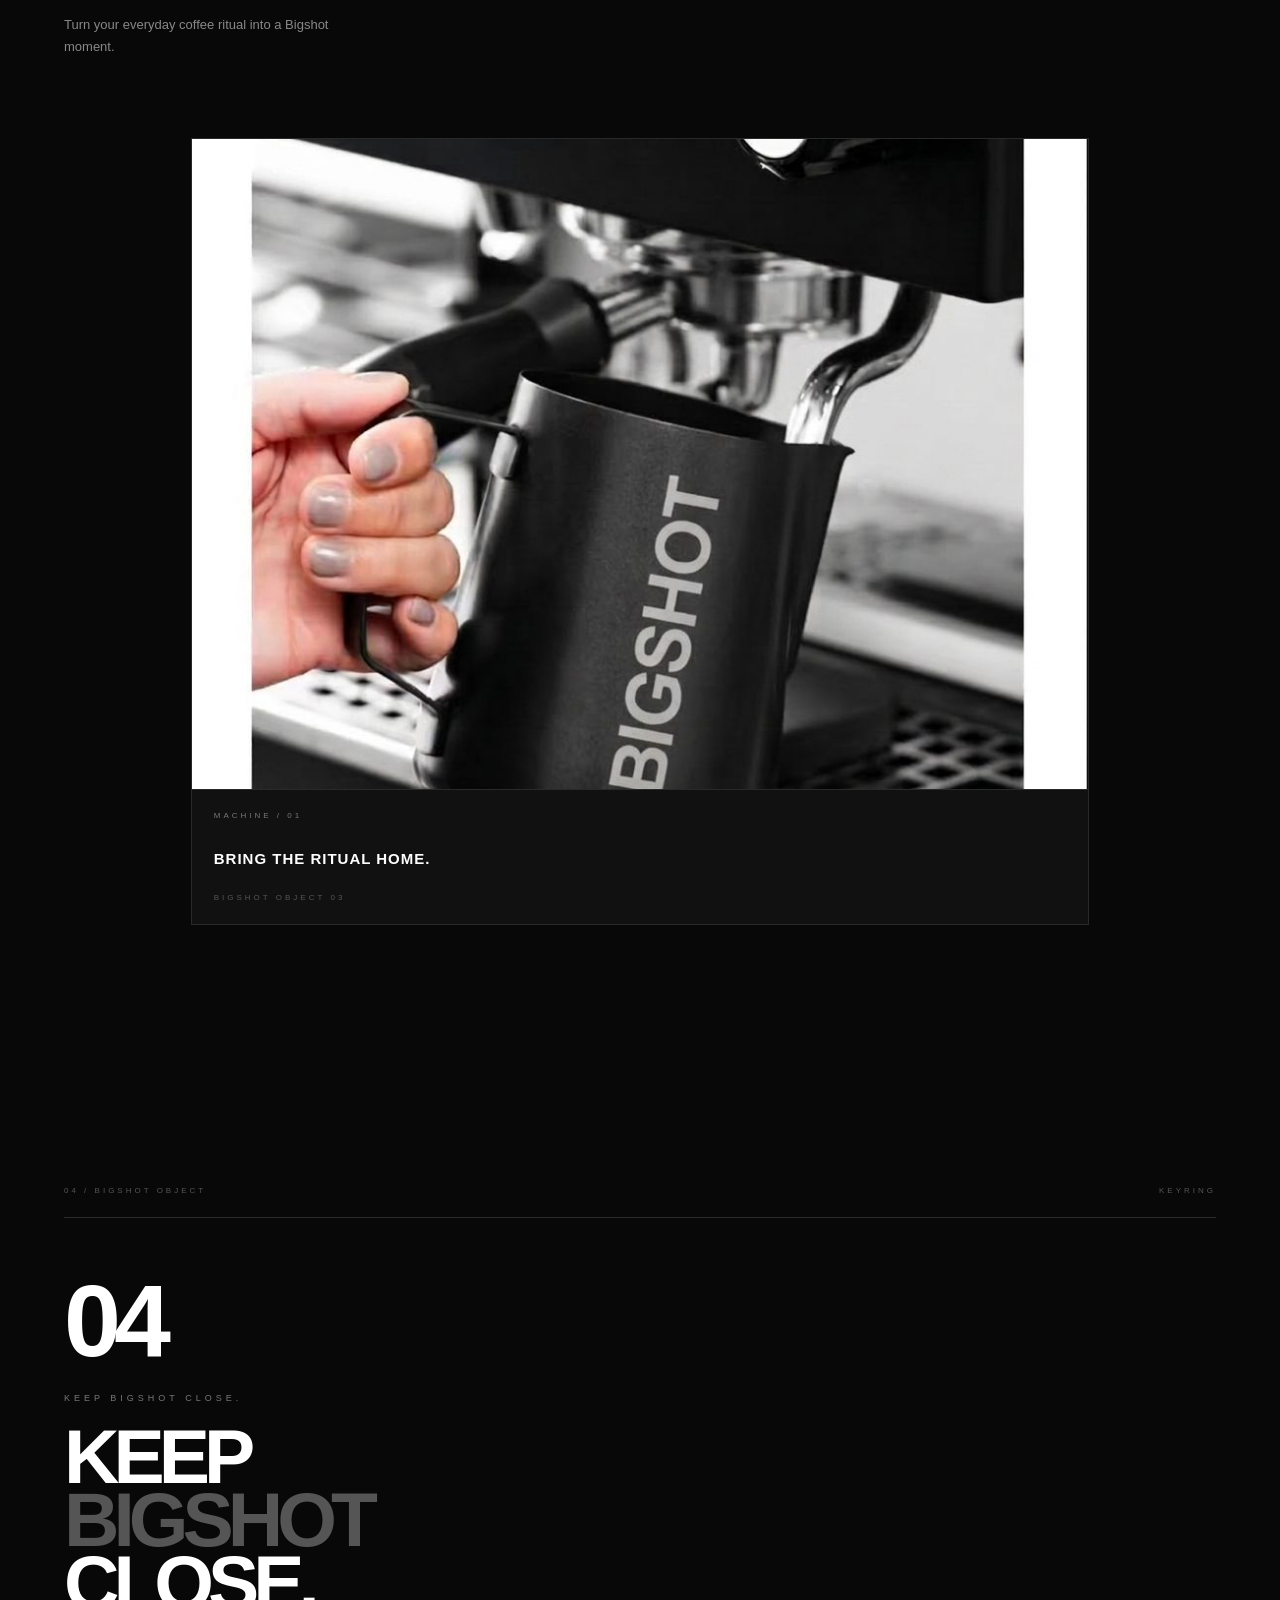
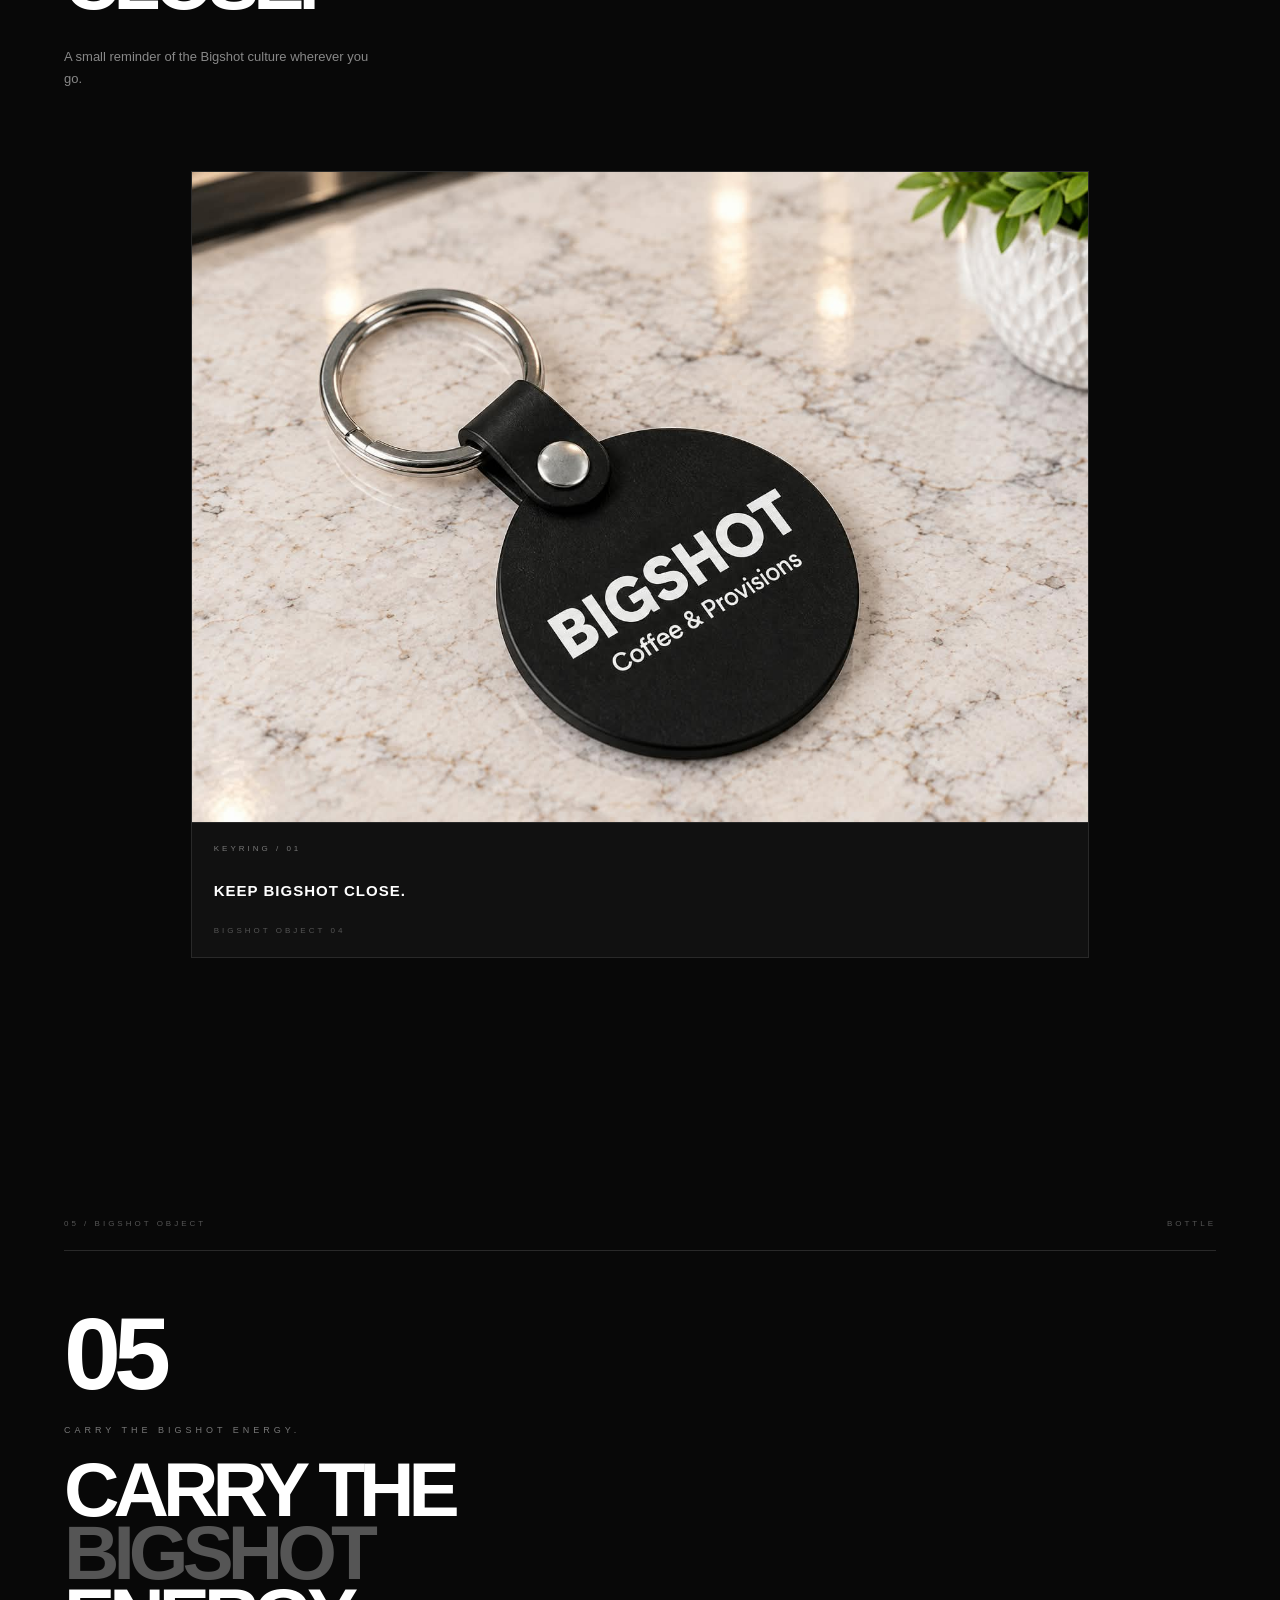
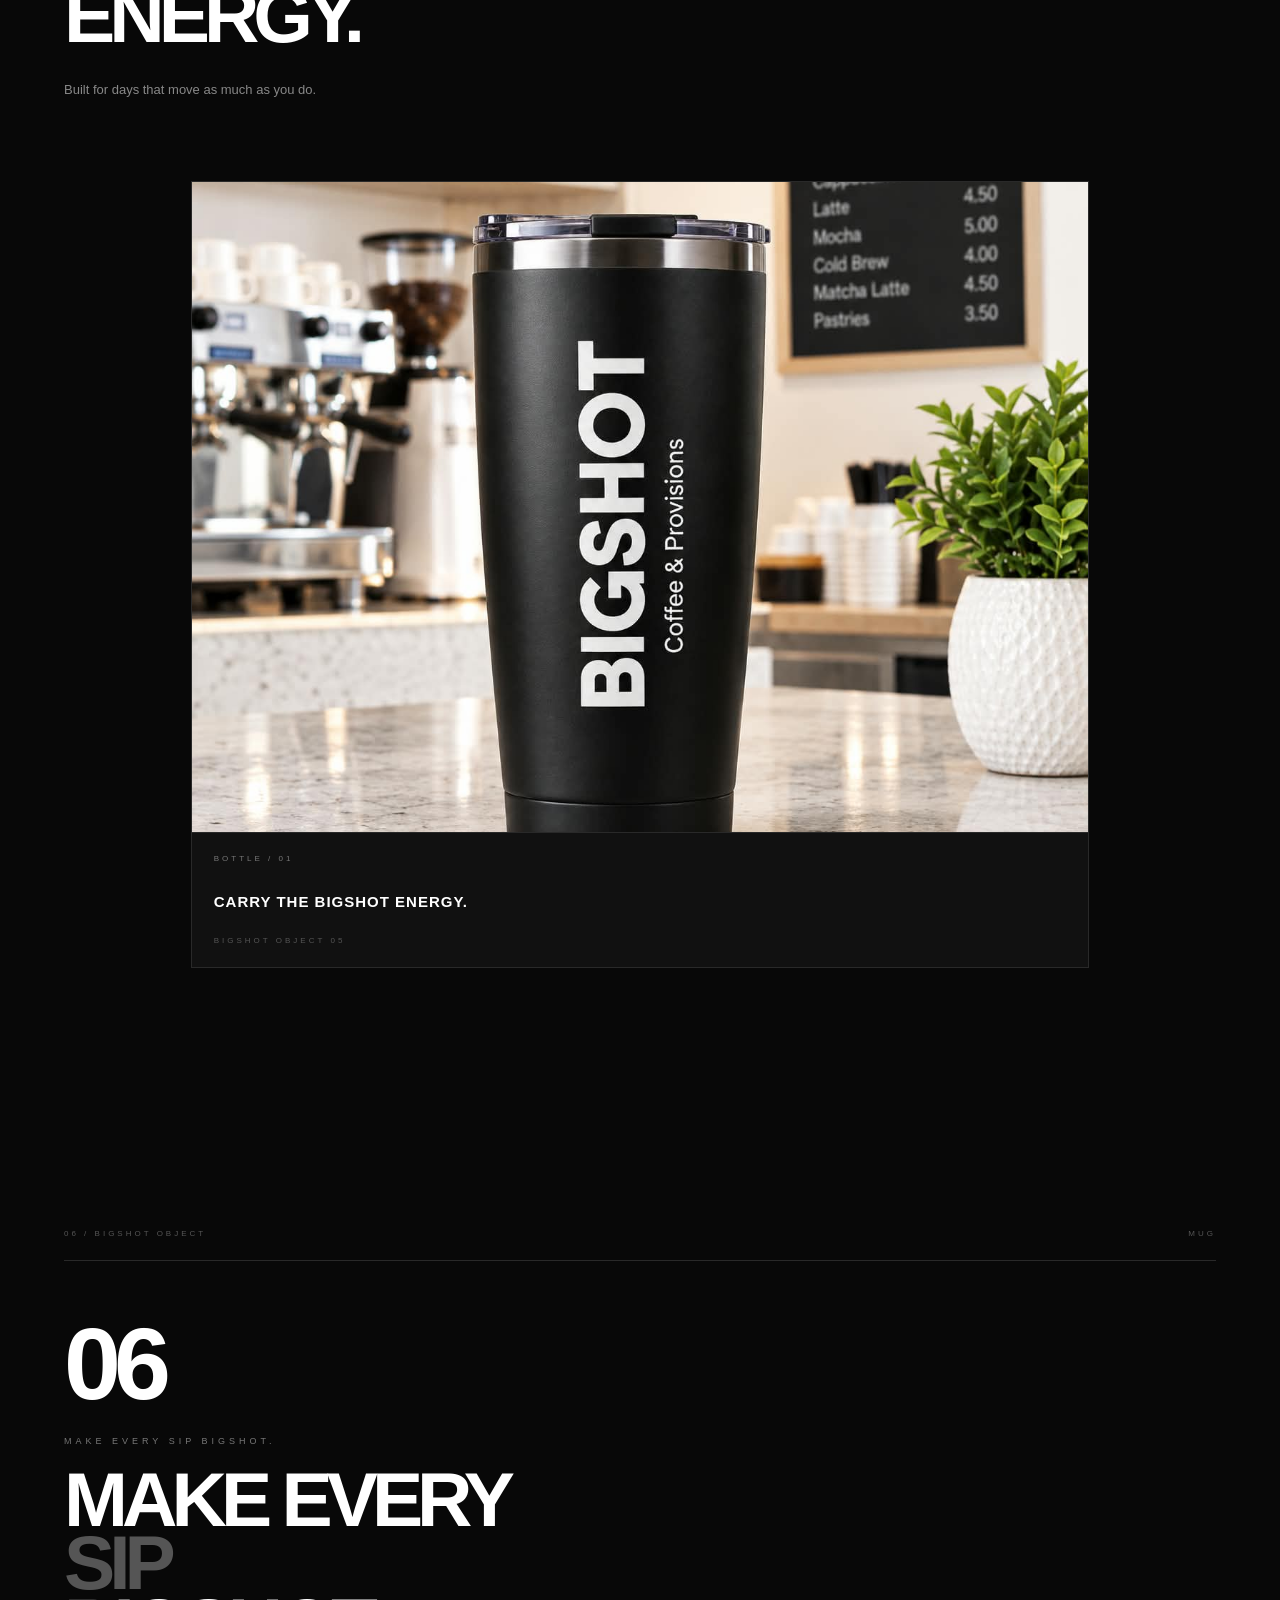
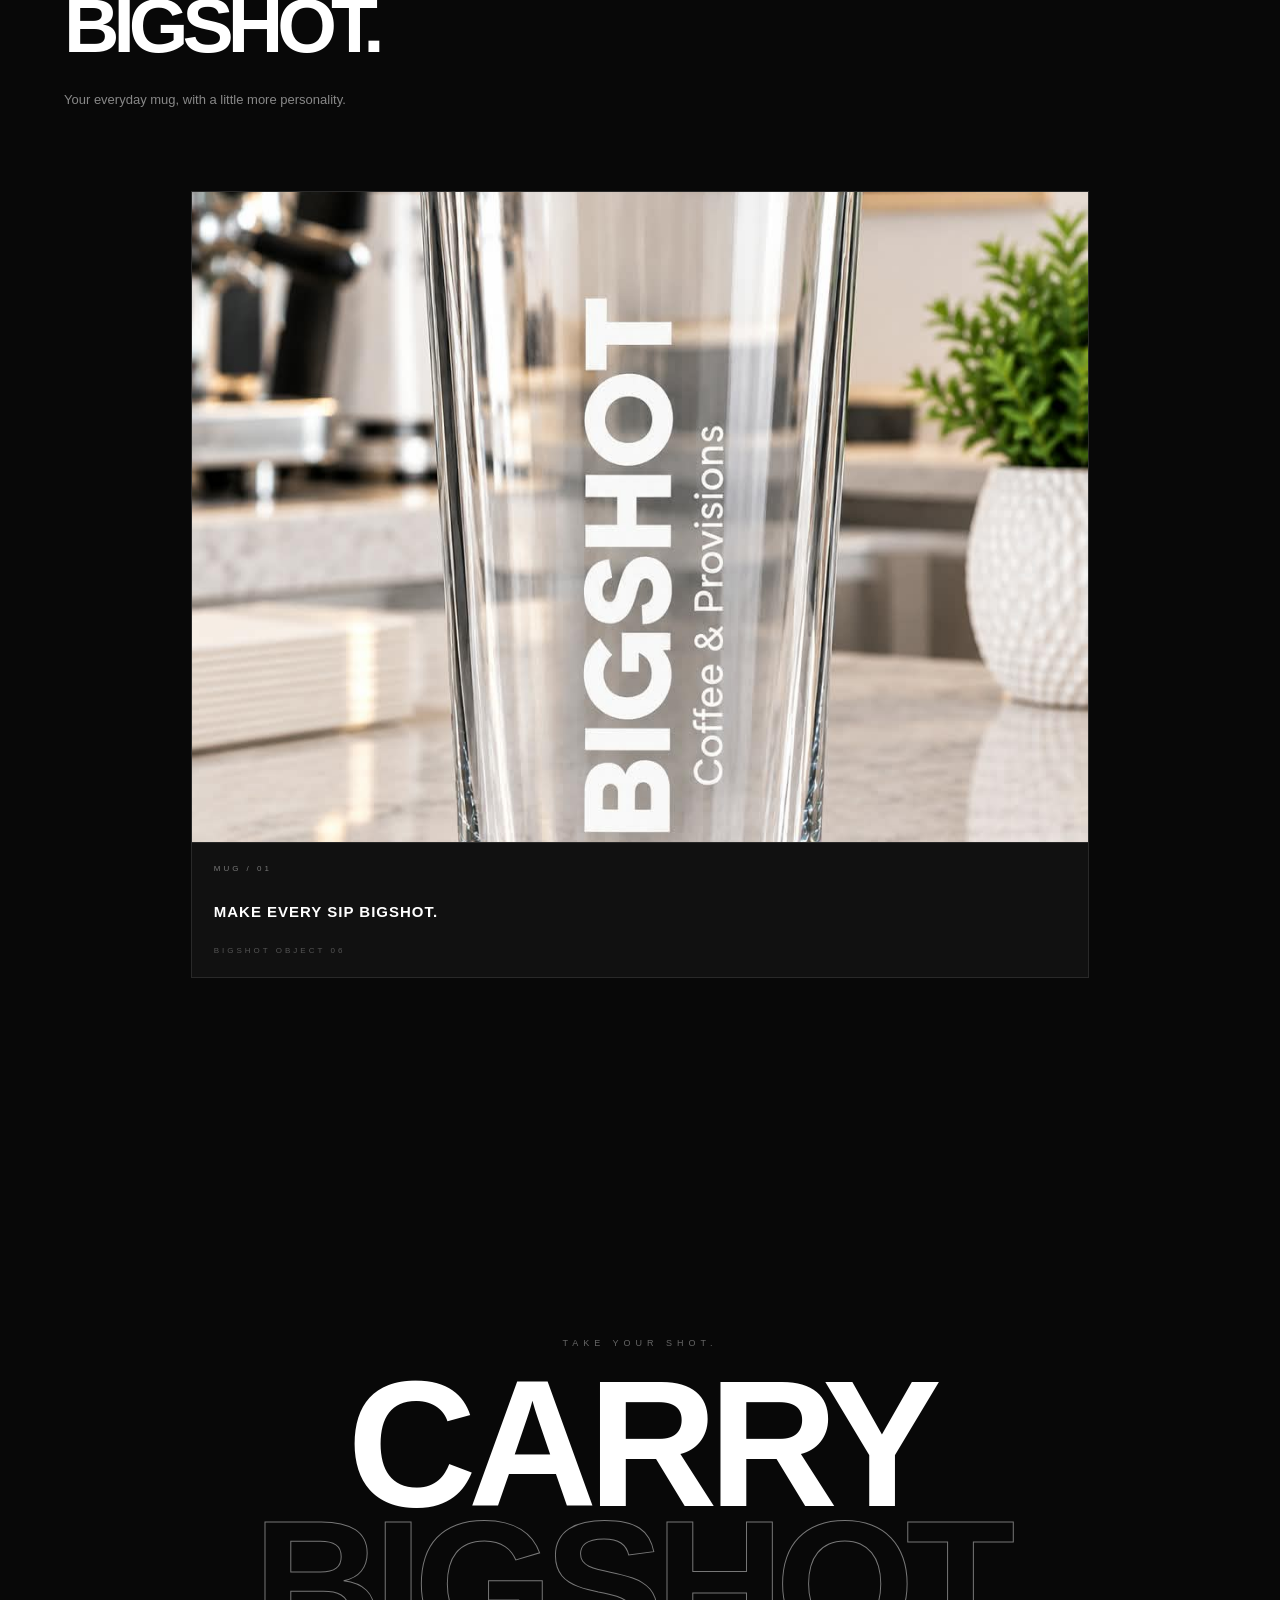
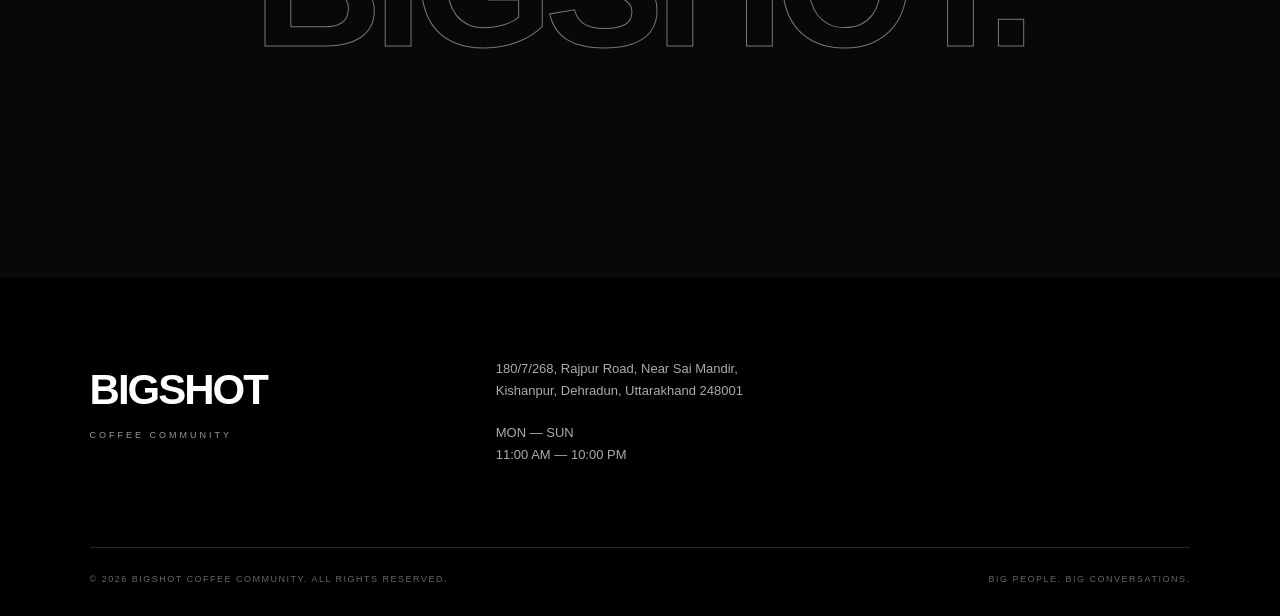
<file: merchandise.html>
<!DOCTYPE html>
<html lang="en">

<head>

    <meta charset="UTF-8">

    <meta
        name="viewport"
        content="width=device-width, initial-scale=1.0">

    <title>BIGSHOT — Merchandise</title>

    <link
        rel="stylesheet"
        href="style.css">

</head>


<body>


<!-- =====================================================
     HEADER
     ===================================================== -->

<header class="header">

    <a
        href="index.html"
        class="brand-name">
        BIGSHOT
    </a>


    <button
        class="menu-button"
        id="menuButton"
        type="button"
        aria-label="Open menu">

        <span></span>
        <span></span>
        <span></span>

    </button>

</header>



<!-- =====================================================
     MENU
     ===================================================== -->

<div
    class="menu-overlay"
    id="menuOverlay"
    aria-hidden="true">


    <button
        class="menu-close"
        id="menuClose"
        type="button"
        aria-label="Close menu">

        ×

    </button>


    <div class="menu-content">

        <p class="menu-small">
            BIGSHOT
        </p>

        <a href="index.html">HOME</a>
        <a href="about.html">ABOUT</a>
        <a href="coffee.html">COFFEE</a>
        <a href="merchandise.html">MERCHANDISE</a>
        <a href="community.html">COMMUNITY</a>
       
       
        <a href="visit.html">VISIT</a>

    </div>

</div>



<!-- =====================================================
     MERCHANDISE PAGE
     ===================================================== -->

<main class="merchandise-page">



<!-- =====================================================
     FRONT
     ===================================================== -->

<section class="merch-hero">


    <div class="merch-hero-background"></div>

    <div class="merch-hero-overlay"></div>


    



    <div class="merch-hero-content">

        <p class="merch-eyebrow">
            TAKE BIGSHOT WITH YOU
        </p>


        <h1>

            BIGSHOT

            <span>
                MERCH.
            </span>

        </h1>


        <p class="merch-hero-description">

            Objects made for people who
            carry the culture beyond the café.

        </p>

    </div>



    <div class="merch-hero-bottom">

        <span>
            01 / OBJECTS
        </span>

        <span>
            SCROLL TO EXPLORE ↓
        </span>

    </div>


</section>



<!-- =====================================================
     OBJECT MENU
     ===================================================== -->

<section class="merch-object-selector">


    <div class="merch-selector-top">

        <span>
            BIGSHOT OBJECTS
        </span>

        <span>
            06 ITEMS
        </span>

    </div>


    <div class="merch-selector-line"></div>


    <div class="merch-object-grid">


        <a
            href="#bag"
            class="merch-object active">

            <span>01</span>
            <strong>BAG</strong>

        </a>


        <a
            href="#cups"
            class="merch-object">

            <span>02</span>
            <strong>CUPS</strong>

        </a>


        <a
            href="#machine"
            class="merch-object">

            <span>03</span>
            <strong>MACHINE</strong>

        </a>


        <a
            href="#keyring"
            class="merch-object">

            <span>04</span>
            <strong>KEYRING</strong>

        </a>


        <a
            href="#bottle"
            class="merch-object">

            <span>05</span>
            <strong>BOTTLE</strong>

        </a>


        <a
            href="#mug"
            class="merch-object">

            <span>06</span>
            <strong>MUG</strong>

        </a>


    </div>

</section>



<!-- =====================================================
     BAG
     ===================================================== -->

<section
    class="merch-product"
    id="bag">


    <div class="merch-product-header">

        <span>
            01 / BIGSHOT OBJECT
        </span>

        <span>
            BAG
        </span>

    </div>



    <div class="merch-intro">

        <div class="merch-number">
            01
        </div>

        <p>
            TAKE BIGSHOT WITH YOU.
        </p>

        <h2>
            TAKE
            <span>BIGSHOT</span>
            WITH YOU.
        </h2>

        <p class="merch-description">
            Carry a little piece of Bigshot
            wherever the day takes you.
        </p>

    </div>



    <div class="merch-two-cards">


        <!-- BAG PHOTO 01 -->

        <div class="merch-item-card">

            <div class="merch-photo">

                <img
                    src="bag.jpeg"
                    alt="Bigshot bag">

            </div>


            <div class="merch-item-interface">

                <span>
                    BAG / 01
                </span>

                <strong>
                    TAKE BIGSHOT WITH YOU.
                </strong>

                <small>
                    BIGSHOT OBJECT 01
                </small>

            </div>

        </div>



        <!-- BAG PHOTO 02 -->

        <div class="merch-item-card">

            <div class="merch-photo">

                <img
                    src="bag2.jpeg"
                    alt="Bigshot bag">

            </div>


            <div class="merch-item-interface">

                <span>
                    BAG / 02
                </span>

                <strong>
                    CARRY THE CULTURE.
                </strong>

                <small>
                    BIGSHOT OBJECT 01
                </small>

            </div>

        </div>


    </div>

</section>



<!-- =====================================================
     CUPS
     ===================================================== -->

<section
    class="merch-product"
    id="cups">


    <div class="merch-product-header">

        <span>
            02 / BIGSHOT OBJECT
        </span>

        <span>
            CUPS
        </span>

    </div>



    <div class="merch-intro">

        <div class="merch-number">
            02
        </div>

        <p>
            YOUR BIGSHOT, ANYWHERE.
        </p>

        <h2>
            YOUR
            <span>BIGSHOT,</span>
            ANYWHERE.
        </h2>

        <p class="merch-description">
            Your Bigshot coffee moments,
            wherever the day takes you.
        </p>

    </div>



    <div class="merch-two-cards">


        <!-- CUP 01 -->

        <div class="merch-item-card">

            <div class="merch-photo">

                <img
                    src="cup4.jpeg"
                    alt="Bigshot cup">

            </div>


            <div class="merch-item-interface">

                <span>
                    CUPS / 01
                </span>

                <strong>
                    YOUR BIGSHOT, ANYWHERE.
                </strong>

                <small>
                    BIGSHOT OBJECT 02
                </small>

            </div>

        </div>



        <!-- CUP 02 -->

        <div class="merch-item-card">

            <div class="merch-photo">

                <img
                    src="mug.jpeg"
                    alt="Bigshot cup">

            </div>


            <div class="merch-item-interface">

                <span>
                    CUPS / 02
                </span>

                <strong>
                    MAKE IT BIGSHOT.
                </strong>

                <small>
                    BIGSHOT OBJECT 02
                </small>

            </div>

        </div>


    </div>

</section>



<!-- =====================================================
     MACHINE
     ===================================================== -->

<section
    class="merch-product merch-single-product"
    id="machine">


    <div class="merch-product-header">

        <span>
            03 / BIGSHOT OBJECT
        </span>

        <span>
            MACHINE
        </span>

    </div>



    <div class="merch-intro">

        <div class="merch-number">
            03
        </div>

        <p>
            BRING THE RITUAL HOME.
        </p>

        <h2>
            BRING THE
            <span>RITUAL</span>
            HOME.
        </h2>

        <p class="merch-description">
            Turn your everyday coffee ritual
            into a Bigshot moment.
        </p>

    </div>



    <div class="merch-single-card">

        <div class="merch-photo">

            <img
                src="cup1.jpeg"
                alt="Bigshot coffee machine">

        </div>


        <div class="merch-item-interface">

            <span>
                MACHINE / 01
            </span>

            <strong>
                BRING THE RITUAL HOME.
            </strong>

            <small>
                BIGSHOT OBJECT 03
            </small>

        </div>

    </div>

</section>



<!-- =====================================================
     KEYRING
     ===================================================== -->

<section
    class="merch-product merch-single-product"
    id="keyring">


    <div class="merch-product-header">

        <span>
            04 / BIGSHOT OBJECT
        </span>

        <span>
            KEYRING
        </span>

    </div>



    <div class="merch-intro">

        <div class="merch-number">
            04
        </div>

        <p>
            KEEP BIGSHOT CLOSE.
        </p>

        <h2>
            KEEP
            <span>BIGSHOT</span>
            CLOSE.
        </h2>

        <p class="merch-description">
            A small reminder of the Bigshot
            culture wherever you go.
        </p>

    </div>



    <div class="merch-single-card">

        <div class="merch-photo">

            <img
                src="keyring.jpeg"
                alt="Bigshot keyring">

        </div>


        <div class="merch-item-interface">

            <span>
                KEYRING / 01
            </span>

            <strong>
                KEEP BIGSHOT CLOSE.
            </strong>

            <small>
                BIGSHOT OBJECT 04
            </small>

        </div>

    </div>

</section>



<!-- =====================================================
     BOTTLE
     ===================================================== -->

<section
    class="merch-product merch-single-product"
    id="bottle">


    <div class="merch-product-header">

        <span>
            05 / BIGSHOT OBJECT
        </span>

        <span>
            BOTTLE
        </span>

    </div>



    <div class="merch-intro">

        <div class="merch-number">
            05
        </div>

        <p>
            CARRY THE BIGSHOT ENERGY.
        </p>

        <h2>
            CARRY THE
            <span>BIGSHOT</span>
            ENERGY.
        </h2>

        <p class="merch-description">
            Built for days that move
            as much as you do.
        </p>

    </div>



    <div class="merch-single-card">

        <div class="merch-photo">

            <img
                src="bottle.jpeg"
                alt="Bigshot bottle">

        </div>


        <div class="merch-item-interface">

            <span>
                BOTTLE / 01
            </span>

            <strong>
                CARRY THE BIGSHOT ENERGY.
            </strong>

            <small>
                BIGSHOT OBJECT 05
            </small>

        </div>

    </div>

</section>



<!-- =====================================================
     MUG
     ===================================================== -->

<section
    class="merch-product merch-single-product"
    id="mug">


    <div class="merch-product-header">

        <span>
            06 / BIGSHOT OBJECT
        </span>

        <span>
            MUG
        </span>

    </div>



    <div class="merch-intro">

        <div class="merch-number">
            06
        </div>

        <p>
            MAKE EVERY SIP BIGSHOT.
        </p>

        <h2>
            MAKE EVERY
            <span>SIP</span>
            BIGSHOT.
        </h2>

        <p class="merch-description">
            Your everyday mug,
            with a little more personality.
        </p>

    </div>



    <div class="merch-single-card">

        <div class="merch-photo">

            <img
                src="transparent.jpeg"
                alt="Bigshot mug">

        </div>


        <div class="merch-item-interface">

            <span>
                MUG / 01
            </span>

            <strong>
                MAKE EVERY SIP BIGSHOT.
            </strong>

            <small>
                BIGSHOT OBJECT 06
            </small>

        </div>

    </div>

</section>



<!-- =====================================================
     FINAL
     ===================================================== -->

<section class="merch-final">

    <p>
        TAKE YOUR SHOT.
    </p>

    <h2>
        CARRY
        <span>BIGSHOT.</span>
    </h2>

</section>


</main>



<!-- =====================================================
     FOOTER
     ===================================================== -->

<footer class="footer">

        <div class="footer-brand">

            <h3>
                BIGSHOT
            </h3>

            <p>
                COFFEE COMMUNITY
            </p>

        </div>


        

        <div class="footer-location">

            <p>
                180/7/268, Rajpur Road,
                Near Sai Mandir,
                Kishanpur, Dehradun,
                Uttarakhand 248001
            </p>

            <p>
                MON — SUN
                <br>
                11:00 AM — 10:00 PM
            </p>

        </div>


        <div class="footer-bottom">

            <p>
                © 2026 BIGSHOT COFFEE COMMUNITY.
                ALL RIGHTS RESERVED.
            </p>

            <p>
                BIG PEOPLE. BIG CONVERSATIONS.
            </p>

        </div>

    </footer>




<script src="script.js"></script>

</body>

</html>
</file>
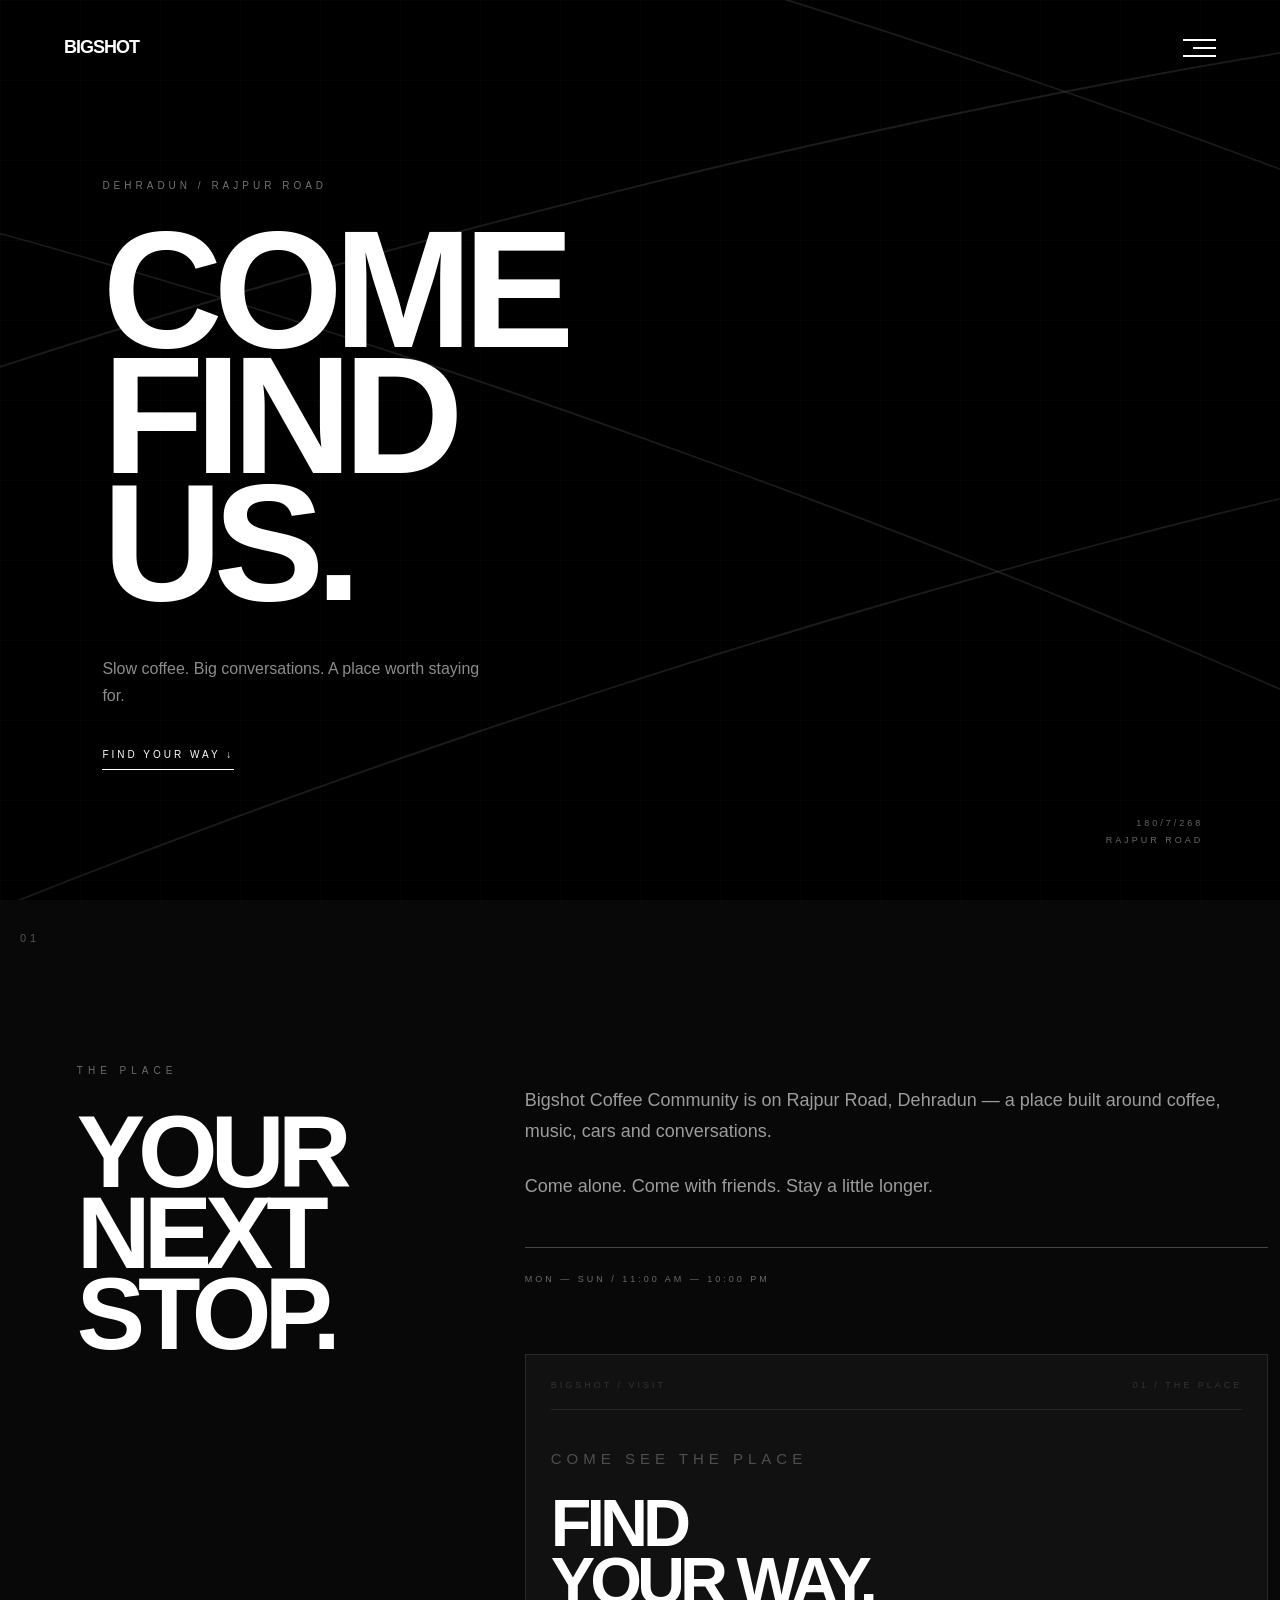
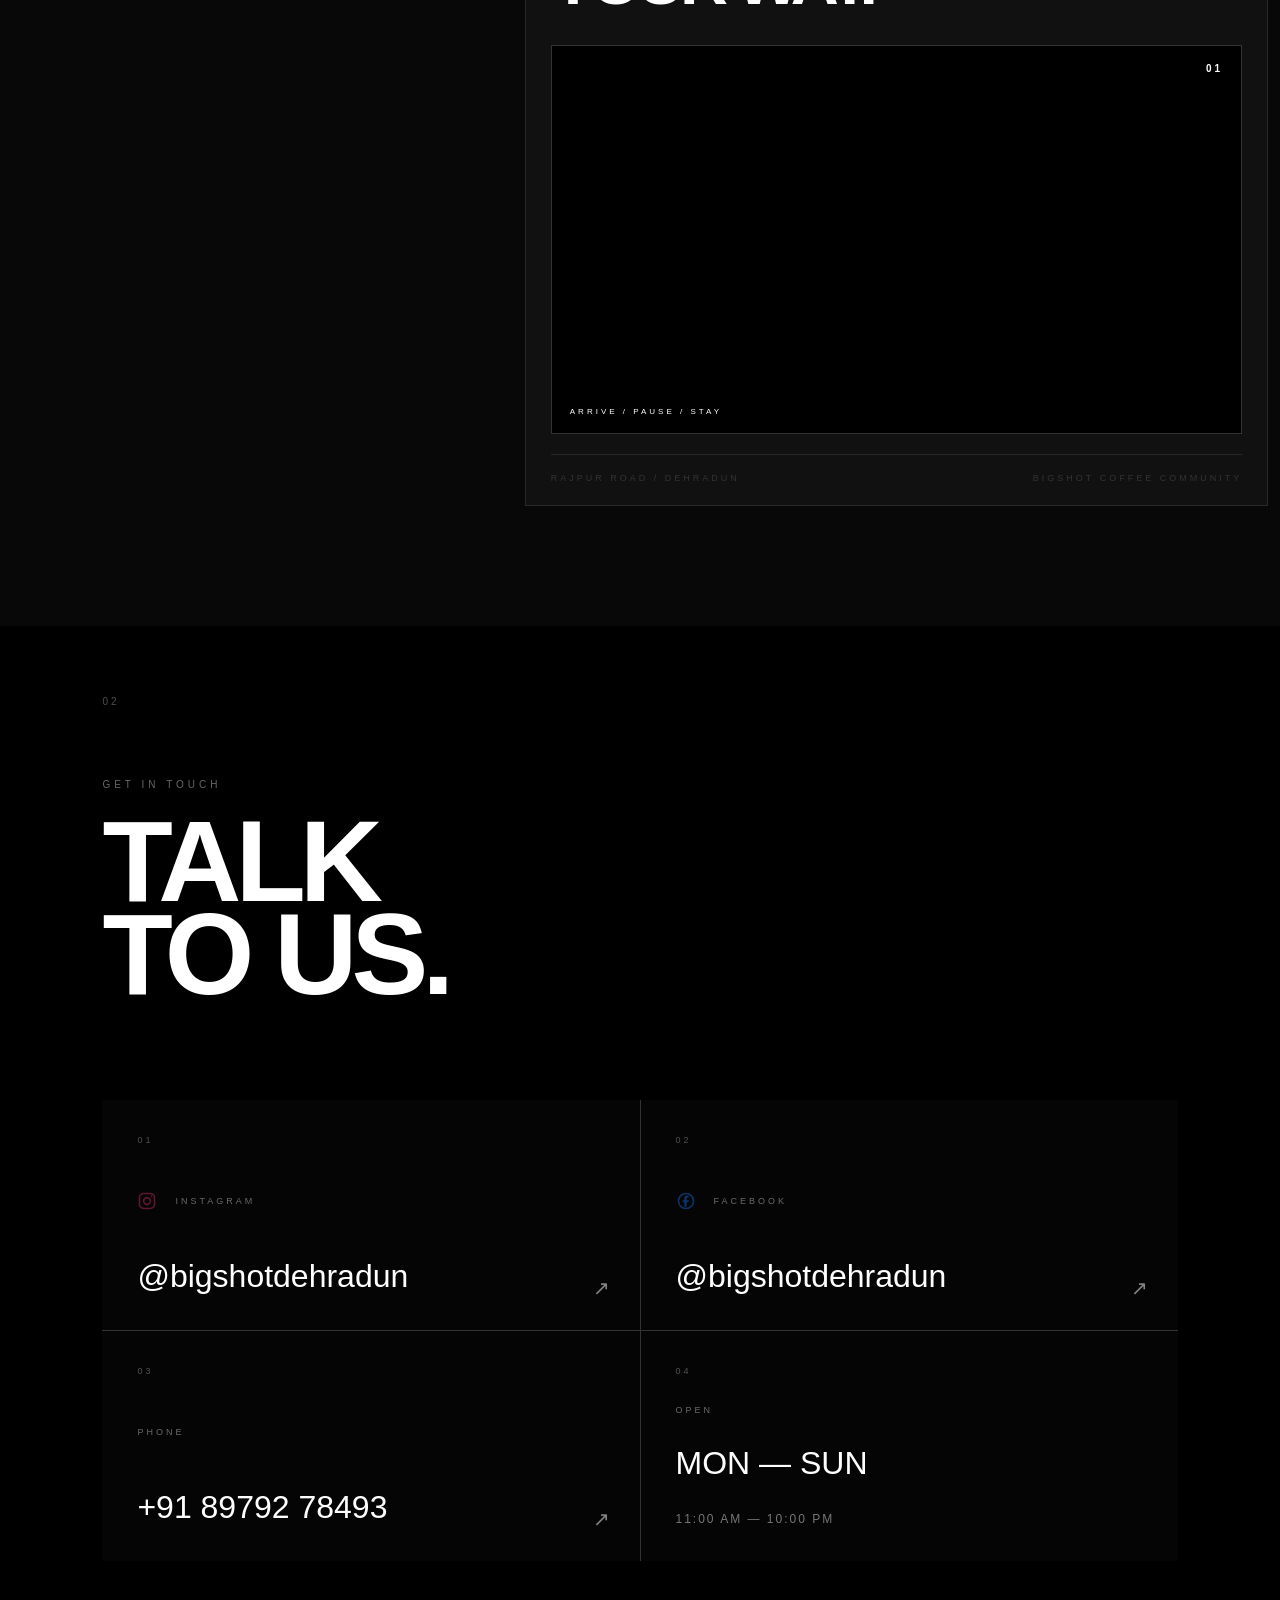
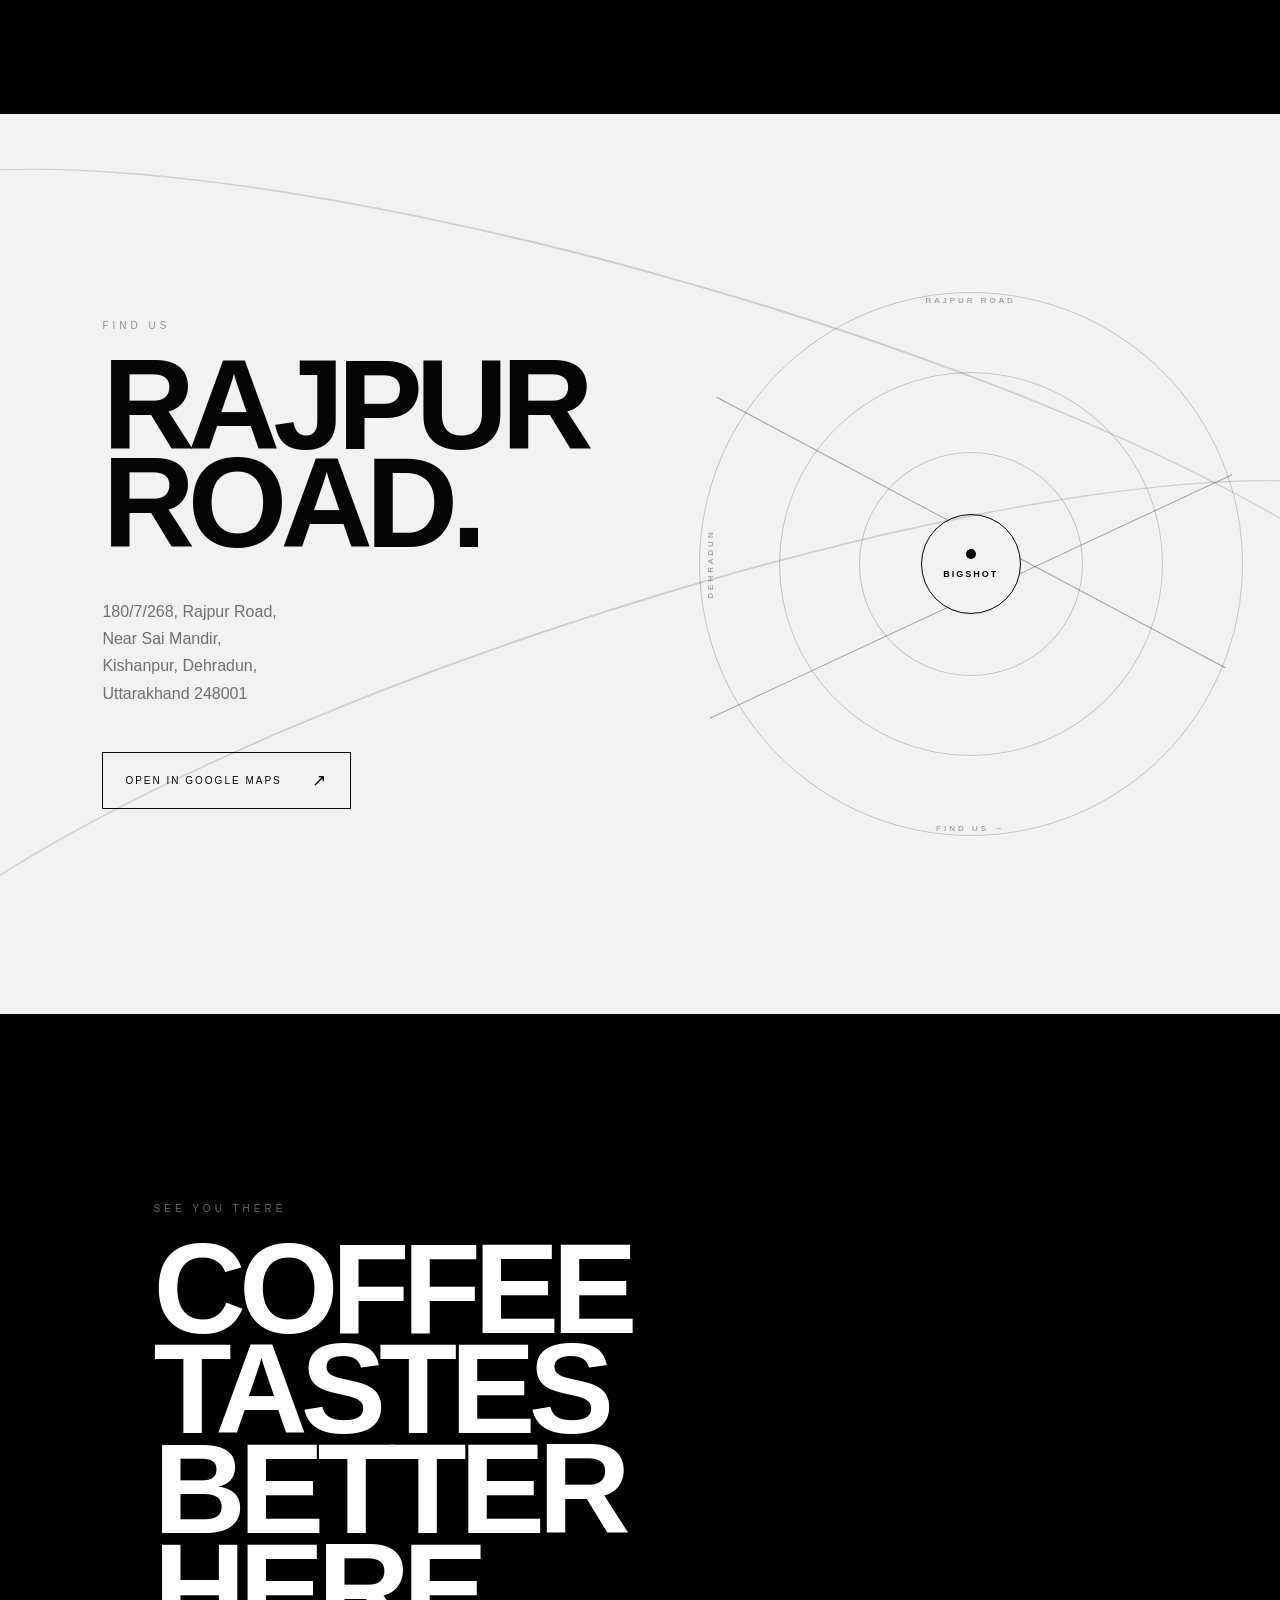
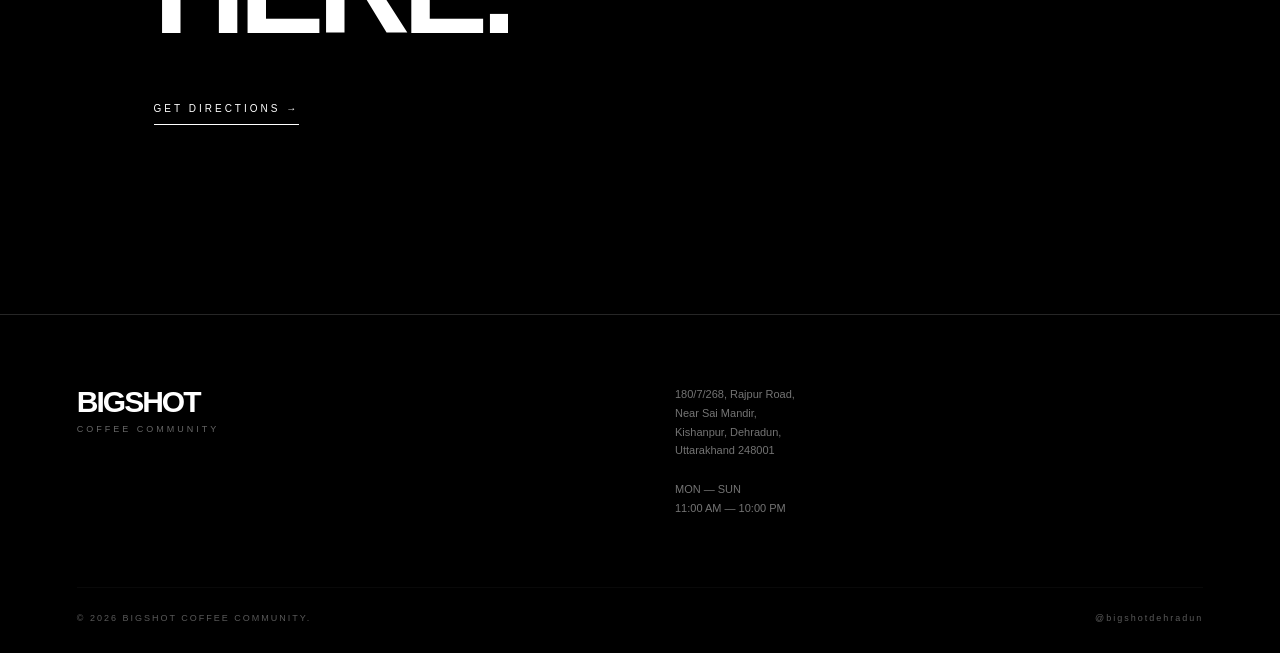
<file: visit.html>
<!DOCTYPE html>
<html lang="en">

<head>

    <meta charset="UTF-8">

    <meta
        name="viewport"
        content="width=device-width, initial-scale=1.0"
    >

    <title>Visit | Bigshot Coffee Community</title>

    <meta
        name="description"
        content="Visit Bigshot Coffee Community on Rajpur Road, Dehradun."
    >

    <link rel="stylesheet" href="styleV.css">

</head>


<body>


    <!-- =========================
         HEADER
    ========================== -->

    <header class="header">

        <a
            href="index.html"
            class="brand-name"
        >
            BIGSHOT
        </a>


        <button
            class="menu-button"
            id="menuButton"
            type="button"
            aria-label="Open menu"
        >

            <span></span>
            <span></span>
            <span></span>

        </button>

    </header>



    <!-- =========================
         MENU OVERLAY
    ========================== -->

    <div
        class="menu-overlay"
        id="menuOverlay"
        aria-hidden="true"
    >

        <button
            class="menu-close"
            id="menuClose"
            type="button"
            aria-label="Close menu"
        >
            ×
        </button>


        <div class="menu-content">

            <p class="menu-small">
                BIGSHOT
            </p>


            <a href="index.html">
                HOME
            </a>

            <a href="about.html">
                ABOUT
            </a>

            <a href="coffee.html">
                COFFEE
            </a>

            <a href="merchandise.html">
                MERCHANDISE
            </a>

            <a href="community.html">
                COMMUNITY
            </a>


            <a
                href="visit.html"
                class="active-link"
            >
                VISIT
            </a>

        </div>

    </div>



    <!-- =========================
         MAIN
    ========================== -->

    <main>


        <!-- =========================
             HERO
        ========================== -->

        <section class="visit-hero">


            <div class="hero-grid"></div>


            <div class="hero-lines">

                <span></span>
                <span></span>
                <span></span>
                <span></span>

            </div>


            <div class="hero-content">

                <p class="hero-kicker">
                    DEHRADUN / RAJPUR ROAD
                </p>


                <h1>
                    COME
                    <br>
                    FIND
                    <br>
                    US.
                </h1>


                <p class="hero-description">
                    Slow coffee.
                    Big conversations.
                    A place worth staying for.
                </p>


                <a
                    href="#find-us"
                    class="hero-link"
                >
                    FIND YOUR WAY ↓
                </a>

            </div>


            <div class="hero-location">

                <span>
                    180/7/268
                </span>

                <span>
                    RAJPUR ROAD
                </span>

            </div>

        </section>



        <!-- =========================
             INTRO
        ========================== -->

        <section class="visit-intro reveal">

    <div class="section-number">
        01
    </div>


    <div class="intro-left">

        <p class="small-label">
            THE PLACE
        </p>


        <h2>
            YOUR
            <br>
            NEXT
            <br>
            STOP.
        </h2>

    </div>



    <div class="intro-right">

        <p>
            Bigshot Coffee Community is on
            Rajpur Road, Dehradun — a place
            built around coffee, music, cars
            and conversations.
        </p>


        <p>
            Come alone.
            Come with friends.
            Stay a little longer.
        </p>


        <div class="intro-line"></div>


        <span>
            MON — SUN / 11:00 AM — 10:00 PM
        </span>



        <!-- =========================================
             VISIT VIDEO INTERFACE
             ========================================= -->

        <div class="visit-video-interface">


            <div class="visit-video-top">

                <span>
                    BIGSHOT / VISIT
                </span>

                <span>
                    01 / THE PLACE
                </span>

            </div>



            <div class="visit-video-heading">

                <p>
                    COME SEE THE PLACE
                </p>

                <h3>
                    FIND
                    <br>
                    YOUR WAY.
                </h3>

            </div>



            <div class="visit-video-box">

                <video
                    autoplay
                    muted
                    loop
                    playsinline>

                    <source
                        src="visitvideo.mp4"
                        type="video/mp4">

                    Your browser does not support video.

                </video>


                <div class="visit-video-number">
                    01
                </div>


                <div class="visit-video-label">
                    ARRIVE / PAUSE / STAY
                </div>

            </div>



            <div class="visit-video-bottom">

                <span>
                    RAJPUR ROAD / DEHRADUN
                </span>

                <span>
                    BIGSHOT COFFEE COMMUNITY
                </span>

            </div>


        </div>

    </div>

</section>



        <!-- =========================
             CONTACT
        ========================== -->

        <section class="contact-section reveal">

            <div class="section-number">
                02
            </div>


            <div class="contact-heading">

                <p class="small-label">
                    GET IN TOUCH
                </p>


                <h2>
                    TALK
                    <br>
                    TO US.
                </h2>

            </div>


            <div class="contact-grid">


                <a
    href="https://www.instagram.com/bigshotdehradun/"
    target="_blank"
    rel="noopener noreferrer"
    class="contact-card"
>

    <span class="card-number">
        01
    </span>

    <span class="card-label">

        <svg
            class="instagram-icon"
            viewBox="0 0 24 24"
            aria-hidden="true"
        >
            <rect
                x="3"
                y="3"
                width="18"
                height="18"
                rx="5"
                fill="none"
                stroke="#E1306C"
                stroke-width="2"
            />

            <circle
                cx="12"
                cy="12"
                r="4"
                fill="none"
                stroke="#E1306C"
                stroke-width="2"
            />

            <circle
                cx="17.5"
                cy="6.5"
                r="1"
                fill="#E1306C"
            />
        </svg>

        INSTAGRAM

    </span>

    <strong>
        @bigshotdehradun
    </strong>

    <span class="card-arrow">
        ↗
    </span>

</a>



                <a
    href="https://www.facebook.com/bigshotdehradun/"
    target="_blank"
    rel="noopener noreferrer"
    class="contact-card"
>

    <span class="card-number">
        02
    </span>

    <span class="card-label">

        <svg
            class="facebook-icon"
            viewBox="0 0 24 24"
            aria-hidden="true"
        >
            <circle
                cx="12"
                cy="12"
                r="9"
                fill="none"
                stroke="#1877F2"
                stroke-width="2"
            />

            <path
                d="M13.5 8H15V5.5H13.5C11.3 5.5 10 6.8 10 9V11H8V13.5H10V19H12.8V13.5H15L15.5 11H12.8V9.2C12.8 8.4 13 8 13.5 8Z"
                fill="#1877F2"
            />
        </svg>

        FACEBOOK

    </span>

    <strong>
        @bigshotdehradun
    </strong>

    <span class="card-arrow">
        ↗
    </span>

</a>



                <a
                    href="tel:+918979278493"
                    class="contact-card"
                >

                    <span class="card-number">
                        03
                    </span>

                    <span class="card-label">
                        PHONE
                    </span>

                    <strong>
                        +91 89792 78493
                    </strong>

                    <span class="card-arrow">
                        ↗
                    </span>

                </a>



                <div class="contact-card">

                    <span class="card-number">
                        04
                    </span>

                    <span class="card-label">
                        OPEN
                    </span>

                    <strong>
                        MON — SUN
                    </strong>

                    <span class="hours">
                        11:00 AM — 10:00 PM
                    </span>

                </div>


            </div>

        </section>



        <!-- =========================
             FIND US
        ========================== -->

        <section
            class="find-section reveal"
            id="find-us"
        >


            <div class="find-content">

                <p class="small-label">
                    FIND US
                </p>


                <h2>
                    RAJPUR
                    <br>
                    ROAD.
                </h2>


                <p class="find-address">

                    180/7/268, Rajpur Road,
                    <br>
                    Near Sai Mandir,
                    <br>
                    Kishanpur, Dehradun,
                    <br>
                    Uttarakhand 248001

                </p>


                <a
                    href="https://www.google.com/maps/search/?api=1&query=Bigshot+Coffee+Community%2C+180%2F7%2F268%2C+Rajpur+Road%2C+Kishanpur%2C+Dehradun%2C+Uttarakhand+248001"
                    target="_blank"
                    rel="noopener noreferrer"
                    class="map-button"
                >

                    OPEN IN GOOGLE MAPS

                    <span>
                        ↗
                    </span>

                </a>

            </div>



            <div class="map-visual">

                <div class="map-ring ring-1"></div>
                <div class="map-ring ring-2"></div>
                <div class="map-ring ring-3"></div>

                <div class="map-route route-1"></div>
                <div class="map-route route-2"></div>

                <div class="map-pin">

                    <div class="pin-dot"></div>

                    <span>
                        BIGSHOT
                    </span>

                </div>


                <span class="map-label label-top">
                    RAJPUR ROAD
                </span>

                <span class="map-label label-left">
                    DEHRADUN
                </span>

                <span class="map-label label-bottom">
                    FIND US →
                </span>

            </div>

        </section>



        <!-- =========================
             FINAL
        ========================== -->

        <section class="visit-final reveal">

            <p class="small-label">
                SEE YOU THERE
            </p>


            <h2>
                COFFEE
                <br>
                TASTES
                <br>
                BETTER
                <br>
                HERE.
            </h2>


            <a
                href="https://www.google.com/maps/search/?api=1&query=Bigshot+Coffee+Community%2C+180%2F7%2F268%2C+Rajpur+Road%2C+Kishanpur%2C+Dehradun%2C+Uttarakhand+248001"
                target="_blank"
                rel="noopener noreferrer"
                class="final-map-link"
            >
                GET DIRECTIONS →
            </a>

        </section>


    </main>



    <!-- =========================
         FOOTER
    ========================== -->

    <footer class="footer">

        <div class="footer-brand">

            <h3>
                BIGSHOT
            </h3>

            <p>
                COFFEE COMMUNITY
            </p>

        </div>


        <div class="footer-location">

            <p>
                180/7/268, Rajpur Road,
                <br>
                Near Sai Mandir,
                <br>
                Kishanpur, Dehradun,
                <br>
                Uttarakhand 248001
            </p>


            <p>
                MON — SUN
                <br>
                11:00 AM — 10:00 PM
            </p>

        </div>


        <div class="footer-bottom">

            <p>
                © 2026 BIGSHOT COFFEE COMMUNITY.
            </p>

            <p>
                @bigshotdehradun
            </p>

        </div>

    </footer>



    <script src="visit.js"></script>

</body>

</html>
</file>
<file: style.css>
/* =====================================================
   BIGSHOT HOME PAGE
   COMPLETE CSS
===================================================== */


/* =====================================================
   RESET
===================================================== */

* {
    margin: 0;
    padding: 0;
    box-sizing: border-box;
}


html {
    scroll-behavior: smooth;
}


body {
    margin: 0;

    font-family:
        Arial,
        Helvetica,
        sans-serif;

    background: #f9f9fa;

    color: #121212;

    line-height: 1.5;

    overflow-x: hidden;
}


body.menu-open {
    overflow: hidden;
}


a {
    color: inherit;

    text-decoration: none;
}


button {
    font: inherit;
}


img,
video {
    display: block;

    max-width: 100%;
}


/* =====================================================
   HEADER
===================================================== */

.header {
    position: fixed;

    top: 0;
    left: 0;

    width: 100%;

    padding:
        28px
        45px;

    display: flex;

    justify-content: space-between;

    align-items: center;

    z-index: 1000;

    pointer-events: none;
}


/* BIGSHOT */

.brand-name {
    pointer-events: auto;

    color: white;

    font-size: 38px;

    font-weight: 900;

    letter-spacing: -2px;

    line-height: 1;

    transition:
        letter-spacing 0.3s ease,
        transform 0.3s ease;
}


.brand-name:hover {
    letter-spacing: 0;

    transform: translateX(3px);
}


/* =====================================================
   THREE-LINE MENU
===================================================== */

.menu-button {
    pointer-events: auto;

    width: 45px;

    height: 45px;

    padding: 0;

    border: 0;

    outline: 0;

    background: transparent;

    display: flex;

    flex-direction: column;

    justify-content: center;

    align-items: flex-end;

    gap: 6px;

    cursor: pointer;
}


.menu-button span {
    display: block;

    height: 2px;

    background: white;

    transition:
        width 0.3s ease,
        transform 0.3s ease;
}


.menu-button span:nth-child(1) {
    width: 33px;
}


.menu-button span:nth-child(2) {
    width: 23px;
}


.menu-button span:nth-child(3) {
    width: 33px;
}


.menu-button:hover span:nth-child(2) {
    width: 33px;
}


/* =====================================================
   FULL SCREEN MENU
===================================================== */

.menu-overlay {
    position: fixed;

    inset: 0;

    z-index: 2000;

    background: #121212;

    color: white;

    display: flex;

    align-items: center;

    justify-content: center;

    opacity: 0;

    visibility: hidden;

    pointer-events: none;

    transition:
        opacity 0.45s ease,
        visibility 0.45s ease;
}


.menu-overlay.active {
    opacity: 1;

    visibility: visible;

    pointer-events: auto;
}


.menu-close {
    position: absolute;

    top: 25px;

    right: 43px;

    width: 48px;

    height: 48px;

    border: 0;

    background: transparent;

    color: white;

    font-size: 45px;

    line-height: 1;

    cursor: pointer;

    transition:
        transform 0.3s ease;
}


.menu-close:hover {
    transform: rotate(90deg);
}


.menu-content {
    width: 85%;

    display: flex;

    flex-direction: column;

    align-items: flex-start;
}


.menu-small {
    font-size: 10px;

    letter-spacing: 4px;

    color: #777;

    margin-bottom: 35px;
}


.menu-content a {
    font-size:
        clamp(46px, 7vw, 105px);

    font-weight: 900;

    line-height: 0.88;

    letter-spacing: -4px;

    transition:
        transform 0.35s ease,
        color 0.35s ease;
}


.menu-content a:hover {
    transform: translateX(20px);

    color: #999;
}


/* =====================================================
   HOME HERO
===================================================== */

.home-hero {
    min-height: 100vh;

    position: relative;

    overflow: hidden;

    background: #121212;

    color: white;

    display: flex;

    align-items: center;
}


/* Background image */

.home-hero-bg {
    position: absolute;

    inset: -6%;

    background-image:
        url("ambience1.jpeg");

    background-size: cover;

    background-position: center;

    background-repeat: no-repeat;

    filter: grayscale(100%);

    transform: scale(1.06);

    animation:
        heroBackgroundBreath
        12s
        ease-in-out
        infinite alternate;
}


@keyframes heroBackgroundBreath {

    from {
        transform: scale(1.06);
    }

    to {
        transform: scale(1.13);
    }

}


/* Dark overlay */

.home-hero-overlay {
    position: absolute;

    inset: 0;

    background:
        linear-gradient(
            90deg,
            rgba(0, 0, 0, 0.90) 0%,
            rgba(0, 0, 0, 0.68) 37%,
            rgba(0, 0, 0, 0.26) 69%,
            rgba(0, 0, 0, 0.64) 100%
        );
}


/* =====================================================
   GRAIN
===================================================== */

.hero-noise {
    position: absolute;

    inset: 0;

    z-index: 1;

    pointer-events: none;

    opacity: 0.06;

    background-image:
        radial-gradient(
            rgba(255,255,255,0.35) 1px,
            transparent 1px
        );

    background-size: 4px 4px;
}


/* =====================================================
   DECORATIVE HERO LINES
===================================================== */

.hero-line {
    position: absolute;

    left: 7vw;

    right: 7vw;

    height: 1px;

    background:
        linear-gradient(
            90deg,
            transparent,
            rgba(255,255,255,0.6),
            transparent
        );

    z-index: 4;

    overflow: hidden;
}


/* moving light inside line */

.hero-line::after {
    content: "";

    position: absolute;

    top: 0;

    left: -25%;

    width: 25%;

    height: 100%;

    background: white;

    filter: blur(1px);

    animation:
        lineTravel
        3.5s
        linear
        infinite;
}


@keyframes lineTravel {

    from {
        left: -25%;
    }

    to {
        left: 125%;
    }

}


/* Top line */

.hero-line-top {
    top: 118px;
}


/* Bottom line */

.hero-line-bottom {
    bottom: 78px;
}


/* =====================================================
   HERO CONTENT
===================================================== */

.home-hero-content {
    position: relative;

    z-index: 6;

    width: 65%;

    margin-left: 7vw;

    transition:
        transform 0.18s ease-out;
}


.home-kicker {
    font-size: 9px;

    letter-spacing: 4px;

    color: #aaa;

    margin-bottom: 28px;

    opacity: 0;

    animation:
        kickerReveal
        0.8s
        0.2s
        forwards;
}


@keyframes kickerReveal {

    to {
        opacity: 1;
    }

}


/* =====================================================
   HERO BIGSHOT
===================================================== */

.home-bigshot {
    margin: 0 0 35px;

    font-size:
        clamp(85px, 13vw, 190px);

    line-height: 0.72;

    font-weight: 900;

    letter-spacing: -10px;

    opacity: 0;

    transform: translateX(-80px);

    animation:
        bigshotReveal
        1s
        0.35s
        cubic-bezier(.16,1,.3,1)
        forwards;
}


@keyframes bigshotReveal {

    to {
        opacity: 1;

        transform: translateX(0);
    }

}


/* =====================================================
   HERO TEXT
===================================================== */

.home-title-wrap {
    opacity: 0;

    transform: translateY(35px);

    animation:
        heroTextReveal
        1s
        0.75s
        cubic-bezier(.16,1,.3,1)
        forwards;
}


@keyframes heroTextReveal {

    to {
        opacity: 1;

        transform: translateY(0);
    }

}


.home-eyebrow {
    font-size: 10px;

    letter-spacing: 4px;

    margin-bottom: 20px;
}


.home-title-wrap h2 {
    margin: 0;

    font-size:
        clamp(50px, 6vw, 90px);

    line-height: 0.9;

    font-weight: 700;

    letter-spacing: -4px;
}


.home-title-wrap h2 span {
    color: #aaa;

    font-style: italic;
}


.home-description {
    max-width: 430px;

    margin-top: 28px;

    font-size: 14px;

    line-height: 1.7;

    color: #ccc;
}


/* =====================================================
   HERO BUTTONS
===================================================== */

.home-actions {
    margin-top: 32px;

    display: flex;

    gap: 12px;
}


.home-btn {
    padding:
        14px
        23px;

    font-size: 10px;

    font-weight: 700;

    letter-spacing: 2px;

    border: 1px solid transparent;

    transition:
        transform 0.3s ease,
        background 0.3s ease,
        color 0.3s ease;
}


.home-btn:hover {
    transform: translateY(-5px);
}


.home-btn-light {
    background: white;

    color: #121212;
}


.home-btn-outline {
    background: transparent;

    border-color: white;

    color: white;
}


.home-btn-outline:hover {
    background: white;

    color: #121212;
}


/* =====================================================
   VINYL AREA
===================================================== */

.home-vinyl-wrap {
    position: absolute;

    z-index: 6;

    width: 430px;

    height: 430px;

    right: 8vw;

    top: 50%;

    transform: translateY(-50%);

    transition:
        transform 0.18s ease-out;
}


/* =====================================================
   ORBIT RINGS
===================================================== */

.home-orbit {
    position: absolute;

    top: 50%;

    left: 50%;

    border-radius: 50%;

    transform:
        translate(-50%, -50%);

    border: 1px solid rgba(255,255,255,0.38);
}


.outer-orbit {
    width: 430px;

    height: 430px;

    animation:
        orbitOuter
        20s
        linear
        infinite;
}


.inner-orbit {
    width: 365px;

    height: 365px;

    border-style: dashed;

    opacity: 0.5;

    animation:
        orbitInner
        13s
        linear
        infinite reverse;
}


.outer-orbit::before {
    content: "";

    position: absolute;

    width: 11px;

    height: 11px;

    border-radius: 50%;

    background: white;

    top: -5px;

    left: 50%;
}


.inner-orbit::after {
    content: "";

    position: absolute;

    width: 7px;

    height: 7px;

    border-radius: 50%;

    background: white;

    top: 50%;

    right: -3px;
}


@keyframes orbitOuter {

    from {
        transform:
            translate(-50%, -50%)
            rotate(0deg);
    }

    to {
        transform:
            translate(-50%, -50%)
            rotate(360deg);
    }

}


@keyframes orbitInner {

    from {
        transform:
            translate(-50%, -50%)
            rotate(360deg);
    }

    to {
        transform:
            translate(-50%, -50%)
            rotate(0deg);
    }

}


/* =====================================================
   VINYL
===================================================== */

.home-vinyl {
    position: absolute;

    top: 50%;

    left: 50%;

    width: 310px;

    height: 310px;

    transform:
        translate(-50%, -50%);

    border-radius: 50%;

    background:
        repeating-radial-gradient(
            circle,
            #070707 0px,
            #070707 3px,
            #202020 4px,
            #070707 7px
        );

    box-shadow:
        0 30px 80px rgba(0,0,0,0.55);

    animation:
        vinylRotate
        18s
        linear
        infinite;
}


@keyframes vinylRotate {

    from {
        transform:
            translate(-50%, -50%)
            rotate(0deg);
    }

    to {
        transform:
            translate(-50%, -50%)
            rotate(360deg);
    }

}


/* =====================================================
   VINYL GROOVES
===================================================== */

.vinyl-grooves {
    position: absolute;

    inset: 23px;

    border: 1px solid #292929;

    border-radius: 50%;
}


.vinyl-center {
    position: absolute;

    top: 50%;

    left: 50%;

    width: 90px;

    height: 90px;

    transform:
        translate(-50%, -50%);

    border-radius: 50%;

    background: white;

    color: #121212;

    display: flex;

    align-items: center;

    justify-content: center;
}


.vinyl-center span {
    font-size: 9px;

    font-weight: 900;

    letter-spacing: 2px;
}


.vinyl-hole {
    position: absolute;

    top: 50%;

    left: 50%;

    width: 7px;

    height: 7px;

    transform:
        translate(-50%, -50%);

    border-radius: 50%;

    background: #121212;
}


/* =====================================================
   VINYL CAPTION
===================================================== */

.vinyl-caption {
    position: absolute;

    bottom: -30px;

    left: 50%;

    transform:
        translateX(-50%);

    margin: 0;

    white-space: nowrap;

    font-size: 8px;

    letter-spacing: 4px;

    color: #aaa;
}


/* =====================================================
   FLOATING WORDS
===================================================== */

.floating-word {
    position: absolute;

    z-index: 5;

    font-size: 9px;

    letter-spacing: 4px;

    color: rgba(255,255,255,0.55);

    pointer-events: none;

    animation:
        floatingWord
        5s
        ease-in-out
        infinite;
}


.floating-one {
    top: 28%;

    right: 42%;
}


.floating-two {
    right: 8%;

    bottom: 25%;

    animation-delay: 1.5s;
}


.floating-three {
    left: 48%;

    bottom: 16%;

    animation-delay: 3s;
}


@keyframes floatingWord {

    0%,
    100% {
        transform:
            translateY(0);
    }

    50% {
        transform:
            translateY(-14px);
    }

}


/* =====================================================
   SCROLL INDICATOR
===================================================== */

.home-scroll {
    position: absolute;

    left: 7vw;

    bottom: 28px;

    z-index: 6;

    display: flex;

    align-items: center;

    gap: 15px;

    color: #aaa;
}


.home-scroll span {
    font-size: 8px;

    letter-spacing: 3px;
}


.home-scroll-line {
    position: relative;

    width: 50px;

    height: 1px;

    background: rgba(255,255,255,0.25);

    overflow: hidden;
}


.scroll-line-progress {
    position: absolute;

    left: -100%;

    top: 0;

    width: 100%;

    height: 100%;

    background: white;

    animation:
        scrollProgress
        2s
        ease-in-out
        infinite;
}


@keyframes scrollProgress {

    0% {
        left: -100%;
    }

    45% {
        left: 0;
    }

    70% {
        left: 0;
    }

    100% {
        left: 100%;
    }

}


/* =====================================================
   HERO INDEX
===================================================== */

.hero-index {
    position: absolute;

    right: 7vw;

    bottom: 28px;

    z-index: 6;

    font-size: 9px;

    letter-spacing: 3px;

    color: #777;
}


/* =====================================================
   STATEMENT
===================================================== */

.home-statement {
    min-height: 85vh;

    padding:
        130px
        7vw;

    background: #f9f9fa;

    display: grid;

    grid-template-columns:
        0.2fr
        1.8fr;

    gap: 50px;

    align-items: center;
}


.statement-index {
    font-size: 10px;

    letter-spacing: 3px;

    color: #777;
}


.statement-content > p {
    margin-bottom: 30px;

    font-size: 10px;

    letter-spacing: 4px;

    color: #777;
}


.statement-content h2 {
    margin: 0;

    font-size: clamp(45px, 7vw, 100px);

    line-height: 0.78;

    letter-spacing: -7px;

    font-weight: 900;
}
.statement-content h2 {
    font-size: 40px !important;
    line-height: 0.85 !important;
    letter-spacing: -1px !important;
}


.statement-content a {
    display: inline-block;

    margin-top: 50px;

    padding-bottom: 8px;

    border-bottom: 1px solid #121212;

    font-size: 10px;

    letter-spacing: 2px;
}


/* =====================================================
   HOME MOTION
===================================================== */

.home-motion {
    min-height: 80vh;

    padding:
        120px
        7vw;

    position: relative;

    overflow: hidden;

    display: flex;

    align-items: center;

    background: #121212;

    color: white;
}


.home-motion-content {
    position: relative;

    z-index: 3;
}


.home-motion-content p {
    margin-bottom: 30px;

    font-size: 10px;

    letter-spacing: 4px;

    color: #777;
}


.home-motion-content h2 {
    margin: 0;

    font-size:
        clamp(75px, 11vw, 165px);

    line-height: 0.75;

    letter-spacing: -9px;

    font-weight: 900;
}


.home-motion-content h2 span {
    color: #777;
}


/* flowing lines */

.home-motion-lines {
    position: absolute;

    inset: -20%;

    z-index: 1;

    display: flex;

    flex-direction: column;

    justify-content: center;

    gap: 30px;

    transform: rotate(-8deg);
}


.home-motion-lines span {
    width: 120%;

    height: 55px;

    border:
        1px solid
        #444;

    border-radius: 50%;

    animation:
        homeWave
        8s
        ease-in-out
        infinite
        alternate;
}


.home-motion-lines span:nth-child(2) {
    animation-delay: -2s;
}


.home-motion-lines span:nth-child(3) {
    animation-delay: -4s;
}


.home-motion-lines span:nth-child(4) {
    animation-delay: -6s;
}


@keyframes homeWave {

    from {
        transform: translateX(-3%);
    }

    to {
        transform: translateX(3%);
    }

}


/* =====================================================
   VIDEO
===================================================== */

.home-video-new {
    padding:
        140px
        7vw;

    background: #f9f9fa;
}


.home-video-heading {
    margin-bottom: 60px;
}


.home-video-heading p {
    margin-bottom: 25px;

    font-size: 10px;

    letter-spacing: 3px;

    color: #777;
}


.home-video-heading h2 {
    margin: 0;

    font-size:
        clamp(65px, 9vw, 135px);

    line-height: 0.78;

    letter-spacing: -7px;

    font-weight: 900;
}


.home-video-heading h2 span {
    color: #888;
}


.home-video-frame {
    width: min(950px, 100%);

    height: 570px;

    margin: auto;

    overflow: hidden;

    background: #121212;
}


.home-video-frame video {
    width: 100%;

    height: 100%;

    object-fit: cover;
}


/* =====================================================
   POSTER
===================================================== */

.home-poster {
    min-height: 90vh;

    position: relative;

    overflow: hidden;

    display: flex;

    align-items: center;

    background: #000;

    color: white;
}


.home-poster-image {
    position: absolute;

    inset: 0;

    background-image:
        url("ambience3.jpeg");

    background-size: cover;

    background-position: center;

    filter: grayscale(100%);

    opacity: 0.5;

    transform: scale(1.04);

    transition:
        transform 1.2s ease;
}


.home-poster.home-visible
.home-poster-image {
    transform: scale(1);
}


.home-poster-overlay {
    position: absolute;

    inset: 0;

    background:
        rgba(0,0,0,0.38);
}


.home-poster-content {
    position: relative;

    z-index: 2;

    margin-left: 7vw;
}


.home-poster-content p {
    margin-bottom: 28px;

    font-size: 10px;

    letter-spacing: 4px;

    color: #aaa;
}


.home-poster-content h2 {
    margin: 0;

    font-size:
        clamp(80px, 12vw, 180px);

    line-height: 0.76;

    letter-spacing: -9px;

    font-weight: 900;
}
.home-poster {
    min-height: 90vh;

    position: relative;
    overflow: hidden;

    display: flex;
    align-items: center;

    background: #000;
    color: #fff;
}

.home-poster-image {
    position: absolute;
    inset: 0;

    background-image:"mp.jpg";

    background-size: cover;
    background-position: center;
    background-repeat: no-repeat;

    filter: grayscale(100%);

    opacity: 0.6;

    transform: scale(1.04);

    transition: transform 1.2s ease;
}

.home-poster-overlay {
    position: absolute;
    inset: 0;

    background:
        linear-gradient(
            90deg,
            rgba(0,0,0,0.75),
            rgba(0,0,0,0.30),
            rgba(0,0,0,0.60)
        );
}

.home-poster-content {
    position: relative;
    z-index: 2;

    background-image: url("mp.jpg");

    margin-left: 7vw;

    color: white;
}

.home-poster-content p {
    margin-bottom: 28px;

    font-size: 10px;
    letter-spacing: 4px;

    color: #ddd;
}

.home-poster-content h2 {
    margin: 0;

    font-size: clamp(80px, 12vw, 180px);

    line-height: 0.76;

    letter-spacing: -9px;

    font-weight: 900;
}
/* =========================================
   CROSSING WAVES — SLOW DOWN SECTION
========================================= */

.home-motion {
    min-height: 80vh;
    padding: 120px 7vw;

    position: relative;
    overflow: hidden;

    display: flex;
    align-items: center;

    background: #121212;
    color: white;
}


.home-motion-lines {
    position: absolute;

    inset: -20%;

    width: 140%;
    height: 140%;

    left: -20%;
    top: -20%;

    z-index: 1;

    pointer-events: none;

    overflow: hidden;

    transform: rotate(-8deg);
}


/* every wave */

.home-motion-lines span {
    position: absolute;

    left: -10%;

    width: 120%;

    height: 150px;

    border-top: 2px solid rgba(255,255,255,0.32);

    border-radius: 50%;

    opacity: 0.75;

    transform-origin: center;

    animation:
        crossingWave
        6s
        ease-in-out
        infinite
        alternate;
}


/* wave 1 */

.home-motion-lines span:nth-child(1) {
    top: 5%;

    transform:
        rotate(10deg)
        scaleY(1.3);

    animation-delay: 0s;
}


/* wave 2 */

.home-motion-lines span:nth-child(2) {
    top: 28%;

    transform:
        rotate(-13deg)
        scaleY(1.5);

    animation-delay: -1.5s;
}


/* wave 3 */

.home-motion-lines span:nth-child(3) {
    top: 50%;

    transform:
        rotate(12deg)
        scaleY(1.45);

    animation-delay: -3s;
}


/* wave 4 */

.home-motion-lines span:nth-child(4) {
    top: 72%;

    transform:
        rotate(-11deg)
        scaleY(1.5);

    animation-delay: -4.5s;
}


/* animation */

@keyframes crossingWave {

    0% {
        margin-left: -90px;

        transform:
            rotate(-8deg)
            scaleY(1.5);
    }

    50% {
        margin-left: 0;

        transform:
            rotate(8deg)
            scaleY(1.9);
    }

    100% {
        margin-left: 90px;

        transform:
            rotate(-8deg)
            scaleY(1.5);
    }

}


/* extra diagonal crossing effect */

.home-motion-lines::before,
.home-motion-lines::after {
    content: "";

    position: absolute;

    width: 125%;

    height: 180px;

    left: -12%;

    border-top: 2px solid rgba(255,255,255,0.20);

    border-radius: 50%;

    pointer-events: none;
}


/* diagonal wave A */

.home-motion-lines::before {

    top: 38%;

    transform:
        rotate(18deg)
        scaleY(1.7);

    animation:
        diagonalWaveA
        7s
        ease-in-out
        infinite
        alternate;
}


/* diagonal wave B */

.home-motion-lines::after {

    top: 55%;

    transform:
        rotate(-18deg)
        scaleY(1.7);

    animation:
        diagonalWaveB
        8s
        ease-in-out
        infinite
        alternate-reverse;
}


@keyframes diagonalWaveA {

    from {
        transform:
            translateX(-70px)
            rotate(18deg)
            scaleY(1.7);
    }

    to {
        transform:
            translateX(70px)
            rotate(25deg)
            scaleY(2.1);
    }

}


@keyframes diagonalWaveB {

    from {
        transform:
            translateX(70px)
            rotate(-18deg)
            scaleY(1.7);
    }

    to {
        transform:
            translateX(-70px)
            rotate(-25deg)
            scaleY(2.1);
    }

}


/* text stays above waves */

.home-motion-content {
    position: relative;

    z-index: 5;
}


.home-motion-content p {
    margin-bottom: 30px;

    font-size: 10px;

    letter-spacing: 4px;

    color: #777;
}


.home-motion-content h2 {
    margin: 0;

    font-size: clamp(75px, 11vw, 165px);

    line-height: 0.75;

    letter-spacing: -9px;

    font-weight: 900;
}


.home-motion-content h2 span {
    color: #777;
}

/* =====================================================
   CLOSE
===================================================== */

.home-close {
    min-height: 80vh;

    padding:
        140px
        7vw;

    background: #f9f9fa;

    display: flex;

    flex-direction: column;

    align-items: center;

    justify-content: center;

    text-align: center;
}


.home-close > p {
    margin-bottom: 35px;

    font-size: 9px;

    letter-spacing: 4px;

    color: #777;
}


.home-close h2 {
    margin: 0;

    font-size:
        clamp(70px, 11vw, 160px);

    line-height: 0.76;

    letter-spacing: -8px;

    font-weight: 900;
}


.home-close a {
    margin-top: 50px;

    padding-bottom: 8px;

    border-bottom: 1px solid #121212;

    font-size: 10px;

    letter-spacing: 2px;
}


/* =====================================================
   FOOTER
===================================================== */

.footer {
    padding:
        80px
        7vw
        30px;

    background: #000;

    color: white;

    display: grid;

    grid-template-columns:
        1.2fr
        1fr
        1.2fr;

    gap: 60px;
}


.footer-brand h3 {
    margin: 0;

    font-size: 42px;

    font-weight: 900;

    letter-spacing: -2px;
}


.footer-brand p {
    margin-top: 8px;

    font-size: 9px;

    letter-spacing: 3px;

    opacity: 0.6;
}


.footer-contact {
    display: flex;

    flex-direction: column;

    gap: 14px;
}


.footer-contact a {
    font-size: 15px;

    transition:
        opacity 0.3s ease;
}


.footer-contact a:hover {
    opacity: 0.5;
}


.footer-location {
    max-width: 270px;

    color: #aaa;

    font-size: 13px;

    line-height: 1.7;
}


.footer-location p + p {
    margin-top: 20px;
}


.footer-bottom {
    grid-column: 1 / -1;

    margin-top: 20px;

    padding-top: 25px;

    border-top:
        1px solid
        #292929;

    display: flex;

    justify-content: space-between;

    gap: 30px;

    font-size: 9px;

    letter-spacing: 1.5px;

    color: #666;
}


/* =====================================================
   SCROLL REVEAL
===================================================== */

.reveal-section {

    opacity: 1;

    transform: translateY(0);

    transition:
        opacity 1s ease,
        transform 1s cubic-bezier(.16,1,.3,1);
}


.reveal-section.home-visible {

    opacity: 1;

    transform: translateY(0);
}


/* =====================================================
   TABLET
===================================================== */

@media (max-width: 900px) {

    .home-hero-content {
        width: 72%;
    }


    .home-vinyl-wrap {
        right: 3vw;
    }


    .home-vinyl {
        width: 270px;

        height: 270px;
    }


    .outer-orbit {
        width: 380px;

        height: 380px;
    }


    .inner-orbit {
        width: 330px;

        height: 330px;
    }


    .footer {
        grid-template-columns:
            1fr
            1fr;
    }


    .footer-bottom {
        grid-column: 1 / -1;
    }

}


/* =====================================================
   MOBILE
===================================================== */

@media (max-width: 700px) {

    .header {
        padding:
            21px
            25px;
    }


    .brand-name {
        font-size: 29px;

        letter-spacing: -1px;
    }


    .menu-close {
        top: 20px;

        right: 22px;
    }


    .menu-content {
        width: 88%;
    }


    .menu-content a {
        font-size: 48px;

        letter-spacing: -2px;
    }


    /* HERO */

    .home-hero {
        min-height: 100vh;
    }


    .hero-line-top {
        top: 92px;
    }


    .hero-line-bottom {
        bottom: 68px;
    }


    .home-hero-content {
        width: 90%;

        margin-left: 7vw;
    }


    .home-kicker {
        font-size: 8px;

        letter-spacing: 3px;
    }


    .home-bigshot {
        margin-bottom: 30px;

        font-size: 68px;

        letter-spacing: -5px;
    }


    .home-title-wrap h2 {
        font-size: 42px;

        letter-spacing: -2px;
    }


    .home-description {
        max-width: 320px;

        font-size: 13px;
    }


    .home-actions {
        flex-direction: column;

        align-items: flex-start;
    }


    .home-btn {
        width: fit-content;
    }


    /* VINYL */

    .home-vinyl-wrap {
        width: 250px;

        height: 250px;

        right: -55px;

        top: 73%;
    }


    .home-vinyl {
        width: 185px;

        height: 185px;
    }


    .outer-orbit {
        width: 250px;

        height: 250px;
    }


    .inner-orbit {
        width: 218px;

        height: 218px;
    }


    .vinyl-center {
        width: 58px;

        height: 58px;
    }


    .vinyl-center span {
        font-size: 7px;
    }


    .vinyl-caption {
        bottom: -22px;

        font-size: 7px;
    }


    /* FLOATING WORDS */

    .floating-one {
        top: 31%;

        right: 12%;
    }


    .floating-two {
        display: none;
    }


    .floating-three {
        left: 45%;

        bottom: 13%;
    }


    /* SCROLL */

    .home-scroll {
        bottom: 26px;
    }


    .home-scroll span {
        font-size: 7px;
    }


    .hero-index {
        bottom: 26px;

        font-size: 8px;
    }


    /* STATEMENT */

    .home-statement {
        min-height: 75vh;

        padding:
            90px
            7vw;

        grid-template-columns: 1fr;

        gap: 40px;
    }


    .statement-content h2 {
        font-size: 66px;

        letter-spacing: -4px;
    }


    /* MOTION */

    .home-motion {
        min-height: 70vh;

        padding:
            90px
            7vw;
    }


    .home-motion-content h2 {
        font-size: 68px;

        letter-spacing: -5px;
    }


    /* VIDEO */

    .home-video-new {
        padding:
            90px
            7vw;
    }


    .home-video-heading h2 {
        font-size: 63px;

        letter-spacing: -4px;
    }


    .home-video-frame {
        height: 430px;
    }


    /* POSTER */

    .home-poster {
        min-height: 75vh;
    }


    .home-poster-content h2 {
        font-size: 76px;

        letter-spacing: -5px;
    }


    /* CLOSE */

    .home-close {
        min-height: 70vh;

        padding:
            100px
            7vw;
    }


    .home-close h2 {
        font-size: 72px;

        letter-spacing: -5px;
    }


    /* FOOTER */

    .footer {
        grid-template-columns: 1fr;

        gap: 35px;

        padding:
            65px
            7vw
            30px;
    }


    .footer-bottom {
        grid-column: auto;

        flex-direction: column;

        gap: 10px;
    }

}


/* =====================================================
   SMALL MOBILE
===================================================== */

@media (max-width: 480px) {

    .home-bigshot {
        font-size: 58px;

        letter-spacing: -4px;
    }


    .home-title-wrap h2 {
        font-size: 36px;
    }


    .home-description {
        max-width: 290px;
    }


    .home-vinyl-wrap {
        top: 75%;
    }


    .home-video-frame {
        height: 370px;
    }


    .home-poster-content h2 {
        font-size: 62px;
    }


    .home-close h2 {
        font-size: 58px;
    }

}

/* =====================================================
   HOME STATEMENT — COFFEE / VINYL / CARS
===================================================== */

.home-statement {
    position: relative;
    min-height: 100vh;
    overflow: hidden;
    color: white;
}

/* BACKGROUND IMAGE */
.home-statement::before {
    content: "";
    position: absolute;
    inset: 0;

    background-image:
        linear-gradient(
            90deg,
            rgba(0, 0, 0, 0.78),
            rgba(0, 0, 0, 0.48),
            rgba(0, 0, 0, 0.18)
        ),
        url("vinyl.jpg");

    background-size: cover;
    background-position: center;
    background-repeat: no-repeat;

    z-index: 0;
}

/* CONTENT ABOVE IMAGE */
.home-statement .statement-index,
.home-statement .statement-content {
    position: relative;
    z-index: 1;
}

/* =========================================
   ABOUT PAGE
========================================= */


/* ===============================
   ABOUT HERO
================================= */

/* =====================================================
   CULTURE BACKGROUND PHOTO
===================================================== */

/* =====================================================
   ABOUT STORY BACKGROUND PHOTO
===================================================== */

.about-story {
    position: relative;
    overflow: hidden;
}

/* =====================================================
   ABOUT STORY BACKGROUND PHOTO
===================================================== */

/* =========================
   ABOUT HERO
========================= */



.about-hero-content {
    position: relative;
    z-index: 2;
    padding: 0 7%;
    color: white;
    max-width: 900px;
}

.about-hero-content p {
    font-size: 12px;
    letter-spacing: 4px;
    margin-bottom: 30px;
    color: #aaa;
}

.about-hero-content h1 {
    margin: 0;
    font-size: clamp(48px, 7vw, 105px);
    line-height: 0.9;
    letter-spacing: -4px;
    font-weight: 900;
}

.about-story {
    position: relative;
    overflow: hidden;
}



.about-story .story-label,
.about-story .story-content {
    position: relative;
    z-index: 1;
}

.about-story .story-label,
.about-story .story-content {
    position: relative;
    z-index: 1;
}

.culture-section {
    position: relative;
    overflow: hidden;
}

.culture-background {
    position: absolute;
    inset: 0;

    background-image:
        /* linear-gradient(
            rgba(0, 0, 0, 0.45),
            rgba(0, 0, 0, 0.65)
        ), */
        url("people.jpeg");

    background-size: cover;
    background-position: center;
    background-repeat: no-repeat;

    z-index: 0;
}



.culture-content {
    position: relative;
    z-index: 1;
}

.about-hero {
    min-height: 100vh;

    background: #121212;

    color: #ffffff;

    display: flex;

    align-items: flex-end;

    padding: 0 7vw 90px;

    position: relative;

    overflow: hidden;
}

.about-hero::after {
    content: "BIGSHOT";

    position: absolute;

    right: -40px;

    bottom: -35px;

    font-size: clamp(150px, 23vw, 360px);

    font-weight: 900;

    letter-spacing: -15px;

    color: #1b1b1b;

    line-height: 0.7;

    pointer-events: none;
}

.about-hero-content {
    position: relative;

    z-index: 2;

    max-width: 1100px;
}

.about-eyebrow {
    font-size: 11px;

    letter-spacing: 4px;

    margin-bottom: 28px;
}

.about-hero h1 {
    font-size: clamp(70px, 11vw, 165px);

    line-height: 0.82;

    letter-spacing: -8px;

    font-weight: 900;
}

.about-hero h1 span {
    color: #aaaaaa;
}

.about-hero-line {
    width: 120px;

    height: 1px;

    background: #ffffff;

    margin: 40px 0 25px;
}

.about-hero-text {
    max-width: 510px;

    font-size: 16px;

    line-height: 1.7;

    color: #cccccc;
}


/* ===============================
   STORY
================================= */

.about-story {
    background: #f9f9fa;

    padding: 140px 7vw;

    display: grid;

    grid-template-columns: 0.5fr 1.5fr;

    gap: 60px;
}

.story-label {
    font-size: 10px;

    letter-spacing: 3px;

    color: #777777;
}

.story-content {
    display: grid;

    grid-template-columns: 1.1fr 0.9fr;

    gap: 80px;
}

.story-content h2 {
    font-size: clamp(55px, 7vw, 105px);

    line-height: 0.88;

    letter-spacing: -5px;

    font-weight: 900;
}

.story-content h2 span {
    color: #777777;
}

.story-copy {
    max-width: 440px;

    padding-top: 10px;
}

.story-copy p {
    font-size: 16px;

    line-height: 1.8;

    color: #4f4f4f;

    margin-bottom: 25px;
}

/* =========================================
   ABOUT HERO — ENHANCED
========================================= */

.about-hero {
    min-height: 100vh;

    position: relative;
    overflow: hidden;

    background: #121212;
    color: #fff;

    display: flex;
    align-items: center;
}


/* background */

.about-hero-bg {
    position: absolute;
    inset: 0;

    background-image: url("../images/ambience2.jpeg");

    background-size: cover;
    background-position: center;

    filter: grayscale(100%);

    opacity: 0.38;

    transform: scale(1.05);

    animation:
        aboutHeroZoom
        12s
        ease-in-out
        infinite
        alternate;
}


@keyframes aboutHeroZoom {

    from {
        transform: scale(1.05);
    }

    to {
        transform: scale(1.12);
    }

}


/* overlay */

.about-hero-overlay {
    position: absolute;
    inset: 0;

    background:
        linear-gradient(
            90deg,
            rgba(0,0,0,0.92) 0%,
            rgba(0,0,0,0.72) 40%,
            rgba(0,0,0,0.35) 100%
        );
}


/* top information */

.about-hero-top {
    position: absolute;

    top: 118px;
    left: 7vw;
    right: 7vw;

    z-index: 4;

    display: flex;
    justify-content: space-between;

    border-top: 1px solid rgba(255,255,255,0.2);

    padding-top: 14px;
}


.about-hero-top span {
    font-size: 9px;

    letter-spacing: 3px;

    color: #999;
}


/* main content */

.about-hero-content {
    position: relative;

    z-index: 5;

    margin-left: 7vw;

    max-width: 1000px;

    padding-top: 80px;
}


.about-eyebrow {
    font-size: 10px;

    letter-spacing: 4px;

    margin-bottom: 28px;

    color: #aaa;

    opacity: 0;

    transform: translateY(20px);

    animation:
        aboutReveal
        0.8s
        0.15s
        forwards;
}


.about-hero h1 {
    margin: 0;

    font-size:
        clamp(75px, 10vw, 155px);

    line-height: 0.80;

    font-weight: 900;

    letter-spacing: -8px;

    opacity: 0;

    transform: translateX(-60px);

    animation:
        aboutTitleReveal
        1s
        0.35s
        cubic-bezier(.16,1,.3,1)
        forwards;
}


.about-hero h1 span {
    color: #777;
}


@keyframes aboutTitleReveal {

    to {
        opacity: 1;
        transform: translateX(0);
    }

}


.about-hero-line {
    width: 150px;

    height: 1px;

    margin:
        42px 0 24px;

    background: white;

    position: relative;

    overflow: hidden;
}


.about-hero-line::after {
    content: "";

    position: absolute;

    top: 0;
    left: -100%;

    width: 100%;
    height: 100%;

    background: white;

    animation:
        aboutLineMove
        2.5s
        ease-in-out
        infinite;
}


@keyframes aboutLineMove {

    0% {
        left: -100%;
    }

    45% {
        left: 0;
    }

    70% {
        left: 0;
    }

    100% {
        left: 100%;
    }

}


.about-hero-text {
    max-width: 480px;

    font-size: 15px;

    line-height: 1.8;

    color: #c4c4c4;

    opacity: 0;

    transform: translateY(20px);

    animation:
        aboutReveal
        0.8s
        0.9s
        forwards;
}


@keyframes aboutReveal {

    to {
        opacity: 1;
        transform: translateY(0);
    }

}


/* =========================================
   SIDE CIRCLE
========================================= */

.about-hero-side {
    position: absolute;

    right: 8vw;
    top: 50%;

    transform: translateY(-50%);

    z-index: 5;

    display: flex;

    flex-direction: column;

    align-items: center;

    gap: 25px;
}


.about-side-circle {
    width: 250px;
    height: 250px;

    border-radius: 50%;

    border: 1px solid rgba(255,255,255,0.5);

    display: flex;

    align-items: center;
    justify-content: center;

    position: relative;

    animation:
        aboutCircleRotate
        18s
        linear
        infinite;
}


.about-side-circle::before {
    content: "";

    position: absolute;

    inset: 18px;

    border:
        1px dashed
        rgba(255,255,255,0.25);

    border-radius: 50%;
}


.about-side-circle::after {
    content: "";

    position: absolute;

    width: 10px;
    height: 10px;

    border-radius: 50%;

    background: white;

    top: -5px;
    left: 50%;
}


.about-side-circle span {
    width: 75px;
    height: 75px;

    background: white;

    color: #121212;

    border-radius: 50%;

    display: flex;

    align-items: center;
    justify-content: center;

    font-size: 18px;

    font-weight: 900;

    animation:
        aboutCircleCounter
        18s
        linear
        infinite;
}


@keyframes aboutCircleRotate {

    from {
        transform: rotate(0deg);
    }

    to {
        transform: rotate(360deg);
    }

}


@keyframes aboutCircleCounter {

    from {
        transform: rotate(360deg);
    }

    to {
        transform: rotate(0deg);
    }

}


.about-hero-side > p {
    font-size: 8px;

    line-height: 1.8;

    text-align: center;

    letter-spacing: 3px;

    color: #888;
}


/* =========================================
   BOTTOM BAR
========================================= */

.about-hero-bottom {
    position: absolute;

    left: 7vw;
    right: 7vw;

    bottom: 30px;

    z-index: 5;

    display: flex;

    align-items: center;

    justify-content: space-between;
}


.about-hero-bottom > span {
    font-size: 8px;

    letter-spacing: 3px;

    color: #888;
}


.about-scroll-line {
    position: absolute;

    left: 50%;

    transform: translateX(-50%);

    width: 90px;

    height: 1px;

    background: rgba(255,255,255,0.2);

    overflow: hidden;
}


.about-scroll-line span {
    position: absolute;

    left: -100%;

    top: 0;

    width: 45%;

    height: 100%;

    background: white;

    animation:
        aboutScrollLine
        2.5s
        linear
        infinite;
}


@keyframes aboutScrollLine {

    from {
        left: -45%;
    }

    to {
        left: 100%;
    }

}


/* =========================================
   MOBILE
========================================= */

@media (max-width: 800px) {

    .about-hero {
        min-height: 100vh;
    }


    .about-hero-top {
        top: 92px;
        left: 7vw;
        right: 7vw;
    }


    .about-hero-content {
        margin-left: 7vw;

        width: 85%;

        padding-top: 40px;
    }


    .about-hero h1 {
        font-size: 65px;

        letter-spacing: -4px;
    }


    .about-hero-text {
        max-width: 320px;

        font-size: 13px;
    }


    .about-hero-side {
        right: -75px;

        top: 72%;

        opacity: 0.7;
    }


    .about-side-circle {
        width: 190px;

        height: 190px;
    }


    .about-side-circle span {
        width: 58px;
        height: 58px;

        font-size: 14px;
    }


    .about-hero-bottom {
        bottom: 25px;
    }


    .about-scroll-line {
        display: none;
    }

}


/* =========================================
   PERSONALITY — NEW ANIMATED VERSION
========================================= */

.personality-section {
    background: #f9f9fa;
    padding: 140px 7vw;
    overflow: hidden;
}


.personality-heading {
    margin-bottom: 80px;
}


.personality-heading p {
    font-size: 10px;
    letter-spacing: 3px;
    color: #777;
    margin-bottom: 22px;
}


.personality-heading h2 {
    font-size: clamp(60px, 8vw, 120px);
    line-height: 0.82;
    letter-spacing: -6px;
    font-weight: 900;
}


/* GRID */

.personality-grid {
    display: grid;

    grid-template-columns: 1fr 1fr;

    border-top: 1px solid #121212;
    border-left: 1px solid #121212;
}


/* CARD */

.personality-item {
    min-height: 420px;

    position: relative;

    overflow: hidden;

    padding: 32px;

    border-right: 1px solid #121212;
    border-bottom: 1px solid #121212;

    display: flex;
    flex-direction: column;
    justify-content: space-between;

    cursor: pointer;

    transition:
        background-color 0.5s ease,
        color 0.5s ease,
        transform 0.5s cubic-bezier(.16,1,.3,1);
}


/* little lift */

.personality-item:hover {
    transform: translateY(-10px);

    background: #121212;

    color: white;

    z-index: 3;
}


/* NUMBER */

.personality-number {
    position: relative;

    z-index: 4;

    font-size: 10px;

    letter-spacing: 3px;

    color: #777;

    transition: color 0.4s ease, transform 0.4s ease;
}


.personality-item:hover .personality-number {
    color: #aaa;

    transform: translateX(8px);
}


/* GIANT BACKGROUND WORD */

.personality-bg-word {
    position: absolute;

    left: -25px;

    bottom: -45px;

    font-size: clamp(110px, 14vw, 210px);

    line-height: 0.7;

    font-weight: 900;

    letter-spacing: -10px;

    color: #e8e8e8;

    opacity: 0.8;

    white-space: nowrap;

    transition:
        transform 0.7s cubic-bezier(.16,1,.3,1),
        color 0.5s ease,
        opacity 0.5s ease;
}


.personality-item:hover .personality-bg-word {
    transform:
        translate(20px, -20px)
        rotate(-4deg);

    color: #222;

    opacity: 1;
}


/* CONTENT */

.personality-content {
    position: relative;

    z-index: 4;

    margin-top: auto;
}


.personality-mini {
    font-size: 9px;

    letter-spacing: 3px;

    color: #777;

    margin-bottom: 18px;

    transition: color 0.4s ease;
}


.personality-item:hover .personality-mini {
    color: #888;
}


.personality-content h3 {
    margin: 0;

    font-size: clamp(48px, 6vw, 85px);

    line-height: 0.82;

    letter-spacing: -5px;

    font-weight: 900;

    transition:
        transform 0.5s cubic-bezier(.16,1,.3,1);
}


.personality-item:hover .personality-content h3 {
    transform: translateX(12px);
}


.personality-description {
    max-width: 310px;

    margin-top: 22px;

    font-size: 14px;

    line-height: 1.7;

    color: #555;

    transition:
        color 0.4s ease,
        transform 0.5s ease;
}


.personality-item:hover .personality-description {
    color: #aaa;

    transform: translateX(12px);
}


/* ARROW */

.personality-arrow {
    position: absolute;

    right: 30px;

    top: 30px;

    width: 38px;

    height: 38px;

    border: 1px solid #aaa;

    border-radius: 50%;

    display: flex;

    align-items: center;

    justify-content: center;

    font-size: 16px;

    color: #555;

    z-index: 5;

    transition:
        transform 0.5s ease,
        background 0.5s ease,
        color 0.5s ease,
        border-color 0.5s ease;
}


.personality-item:hover .personality-arrow {
    transform:
        rotate(45deg)
        scale(1.1);

    background: white;

    color: #121212;

    border-color: white;
}


/* individual card movement */

.personality-bold {
    transform-origin: top left;
}


.personality-unfiltered {
    transform-origin: top right;
}


.personality-rebellious {
    transform-origin: bottom left;
}


.personality-rooted {
    transform-origin: bottom right;
}


/* staggered hover feel */

.personality-bold:hover {
    margin-right: 8px;
}


.personality-unfiltered:hover {
    margin-left: 8px;
}


.personality-rebellious:hover {
    margin-right: 8px;
}


.personality-rooted:hover {
    margin-left: 8px;
}


/* =========================================
   MOBILE
========================================= */

@media (max-width: 800px) {

    .personality-section {
        padding: 90px 7vw;
    }


    .personality-heading {
        margin-bottom: 55px;
    }


    .personality-heading h2 {
        font-size: 60px;

        letter-spacing: -4px;
    }


    .personality-grid {
        grid-template-columns: 1fr;
    }


    .personality-item {
        min-height: 350px;

        padding: 28px;
    }


    .personality-bg-word {
        font-size: 110px;

        bottom: -20px;

        left: -15px;
    }


    .personality-content h3 {
        font-size: 55px;

        letter-spacing: -3px;
    }


    .personality-item:hover {
        transform: translateY(-6px);
    }


    .personality-bold:hover,
    .personality-unfiltered:hover,
    .personality-rebellious:hover,
    .personality-rooted:hover {
        margin: 0;
    }

}
/* =========================================
   SLOW COFFEE / LOUD MINDS
========================================= */

.about-image-section {
    min-height: 90vh;

    position: relative;
    overflow: hidden;

    background: #000;
    color: #fff;
}

.about-image-frame {
    position: absolute;
    inset: 0;
}

.about-image-frame img {
    width: 100%;
    height: 100%;

    object-fit: cover;

    filter: grayscale(100%);

    opacity: 0.72;

    transform: scale(1.05);

    transition: transform 1.2s ease;
}

.about-image-section:hover .about-image-frame img {
    transform: scale(1.1);
}

.about-image-section::after {
    content: "";

    position: absolute;
    inset: 0;

    background:
        linear-gradient(
            90deg,
            rgba(0,0,0,0.82),
            rgba(0,0,0,0.32),
            rgba(0,0,0,0.15)
        );

    z-index: 1;
}

.about-image-text {
    position: relative;

    z-index: 2;

    padding: 140px 7vw;

    min-height: 90vh;

    display: flex;
    flex-direction: column;
    justify-content: center;
}

.about-image-text p {
    font-size: 10px;

    letter-spacing: 4px;

    color: #bbb;

    margin-bottom: 28px;
}

.about-image-text h2 {
    margin: 0;

    font-size:
        clamp(80px, 12vw, 175px);

    line-height: 0.76;

    letter-spacing: -9px;

    font-weight: 900;
}


/* animated line */

.about-image-text::after {
    content: "";

    width: 120px;
    height: 1px;

    background: white;

    margin-top: 45px;

    position: relative;

    overflow: hidden;
}


/* =========================================
   MOBILE
========================================= */

@media (max-width: 800px) {

    .about-image-section {
        min-height: 75vh;
    }

    .about-image-text {
        min-height: 75vh;

        padding: 100px 7vw;
    }

    .about-image-text h2 {
        font-size: 75px;

        letter-spacing: -5px;
    }

    .about-image-text p {
        font-size: 9px;
    }

}

/* ===============================
   CULTURE
================================= */

.culture-section {
    min-height: 90vh;

    position: relative;

    overflow: hidden;

    display: flex;

    align-items: center;

    background: #121212;

    color: white;
}

.culture-background {
    position: absolute;

    inset: 0;

    background-image: "ambience3.jpeg";

    background-size: cover;

    background-position: center;

    filter: grayscale(100%);

    opacity: 0.32;
}

.culture-content {
    position: relative;

    z-index: 2;

    padding: 120px 7vw;

    max-width: 1100px;
}

.culture-content > p:first-child {
    font-size: 10px;

    letter-spacing: 3px;

    margin-bottom: 30px;
}

.culture-content h2 {
    font-size: clamp(60px, 9vw, 140px);

    line-height: 0.82;

    letter-spacing: -7px;

    font-weight: 900;
}

.culture-content h2 span {
    color: #b7b7b7;
}

.culture-description {
    max-width: 430px;

    margin-top: 45px;

    color: #cccccc;

    line-height: 1.7;
}


/* ===============================
   LOGO
================================= */

.logo-section {
    background: #f9f9fa;

    padding: 100px 7vw;
}

.logo-section-top {
    font-size: 10px;

    letter-spacing: 3px;

    color: #777777;
}

.logo-display {
    min-height: 55vh;

    display: flex;

    justify-content: center;

    align-items: center;

    padding: 60px;
}

.logo-display img {
    width: min(550px, 70vw);

    max-height: 280px;

    object-fit: contain;
}

.logo-section-bottom {
    border-top: 1px solid #121212;

    padding-top: 25px;

    display: flex;

    justify-content: space-between;

    align-items: center;
}

.logo-section-bottom p {
    font-size: 24px;

    font-weight: 900;

    letter-spacing: 2px;
}

.logo-section-bottom span {
    font-size: 10px;

    letter-spacing: 3px;

    color: #777777;
}


/* ===============================
   BRAND WORDS
================================= */

.brand-words {
    background: #121212;

    color: #ffffff;

    padding: 100px 0;

    overflow: hidden;
}

.brand-words-small {
    padding: 0 7vw;

    font-size: 10px;

    letter-spacing: 3px;

    color: #888888;

    margin-bottom: 55px;
}

.brand-word-track {
    display: flex;

    width: max-content;

    gap: 50px;

    padding-left: 7vw;

    animation: word-scroll 25s linear infinite;
}

.brand-word-track span {
    font-size: clamp(50px, 8vw, 120px);

    line-height: 1;

    font-weight: 900;

    letter-spacing: -5px;

    white-space: nowrap;
}

.brand-word-track span::after {
    content: " ×";

    color: #555555;
}


@keyframes word-scroll {

    from {
        transform: translateX(0);
    }

    to {
        transform: translateX(-35%);
    }

}


/* ===============================
   CLOSING
================================= */

.about-closing {
    background: #f9f9fa;

    min-height: 90vh;

    padding: 140px 7vw;

    display: flex;

    flex-direction: column;

    justify-content: center;
}

.about-closing > p {
    font-size: 11px;

    line-height: 1.8;

    letter-spacing: 3px;

    margin-bottom: 45px;
}

.about-closing h2 {
    font-size: clamp(70px, 12vw, 180px);

    line-height: 0.8;

    letter-spacing: -8px;

    font-weight: 900;
}

.about-closing a {
    margin-top: 55px;

    width: fit-content;

    font-size: 11px;

    letter-spacing: 2px;

    border-bottom: 1px solid #121212;

    padding-bottom: 8px;
}


/* ===============================
   ABOUT MOBILE
================================= */

@media (max-width: 800px) {

    .about-hero {
        padding: 0 7vw 70px;
    }

    .about-hero h1 {
        font-size: 66px;

        letter-spacing: -4px;
    }

    .about-hero::after {
        font-size: 130px;

        right: -25px;
    }

    .about-story {
        grid-template-columns: 1fr;

        gap: 45px;

        padding: 90px 7vw;
    }

    .story-content {
        grid-template-columns: 1fr;

        gap: 45px;
    }

    .story-content h2 {
        font-size: 58px;

        letter-spacing: -3px;
    }

    .about-image-section {
        min-height: 75vh;
    }

    .about-image-text {
        padding: 100px 7vw;
    }

    .about-image-text h2 {
        font-size: 75px;

        letter-spacing: -4px;
    }

    .personality-section {
        padding: 90px 7vw;
    }

    .personality-heading h2 {
        font-size: 58px;

        letter-spacing: -3px;
    }

    .personality-grid {
        grid-template-columns: 1fr;
    }

    .personality-item {
        min-height: 280px;
    }

    .culture-content h2 {
        font-size: 60px;

        letter-spacing: -3px;
    }

    .logo-display {
        min-height: 40vh;

        padding: 30px;
    }

    .logo-section-bottom {
        flex-direction: column;

        align-items: flex-start;

        gap: 15px;
    }

    .brand-word-track span {
        font-size: 55px;

        letter-spacing: -3px;
    }

    .about-closing {
        min-height: 75vh;

        padding: 100px 7vw;
    }

    .about-closing h2 {
        font-size: 75px;

        letter-spacing: -4px;
    }

}
/* =====================================================
   BIGSHOT COFFEE PAGE — NEW DESIGN
===================================================== */



/* ===============================
   HERO
================================= */

/* =====================================================
   COFFEE INTRO BACKGROUND
===================================================== */

.coffee-intro-main {
    position: relative;
    overflow: hidden;
    min-height: 80vh;

    background-image: url("beansnew.jpeg");
    background-size: 100% auto;
    background-position: center center;
    background-repeat: no-repeat;
}

.coffee-intro-main .coffee-intro-main,
.coffee-intro-main .coffee-intro-side,
.coffee-intro-main .coffee-section-number {
    position: relative;
    z-index: 2;
}

.coffee-hero-new {
    min-height: 100vh;

    position: relative;

    overflow: hidden;

    display: flex;

    align-items: flex-end;

    background: #121212;

    color: white;
}


.coffee-hero-image {
    position: absolute;

    inset: 0;

    background-image: url("forcoffeepage.jpeg");

    background-size: 80%;

    background-position: center;
    /* background-repeat: no-repeat; */

    filter: grayscale(100%);

    opacity: 0.50;

    transform: scale(1.05);

    animation: heroBreath 3s ease-in-out infinite alternate;
}


@keyframes heroBreath {

    from {
        transform: scale(1.05);
    }

    to {
        transform: scale(1.12);
    }

}


.coffee-hero-overlay {
    position: absolute;

    inset: 0;

    background:
        linear-gradient(
            90deg,
            rgba(0, 0, 0, 0.88),
            rgba(0, 0, 0, 0.35),
            rgba(0, 0, 0, 0.65)
        );
}


.coffee-hero-content {
    position: relative;

    z-index: 3;

    width: 100%;

    padding: 0 7vw 80px;
}


.coffee-kicker {
    font-size: 10px;

    letter-spacing: 4px;

    margin-bottom: 35px;

    color: #bdbdbd;
}


.coffee-hero-content h1 {
    font-size: clamp(115px, 20vw, 290px);

    line-height: 0.70;

    font-weight: 900;

    letter-spacing: -14px;
}


.coffee-hero-bottom {
    display: flex;

    justify-content: space-between;

    max-width: 700px;

    margin-top: 50px;
}


.coffee-hero-bottom p {
    font-size: 11px;

    letter-spacing: 4px;
}


/* ===============================
   HERO SPINNER
================================= */

.coffee-spinner {
    position: absolute;

    z-index: 3;

    right: 10vw;

    top: 50%;

    width: 300px;

    height: 300px;

    transform: translateY(-50%);
}


.spinner-inner {
    position: absolute;

    width: 90px;

    height: 90px;

    background: white;

    color: #121212;

    border-radius: 50%;

    left: 50%;

    top: 50%;

    transform: translate(-50%, -50%);

    display: flex;

    align-items: center;

    justify-content: center;

    font-size: 22px;

    font-weight: 900;
}


.spinner-ring {
    position: absolute;

    inset: 0;

    border: 1px solid rgba(255,255,255,0.7);

    border-radius: 50%;

    font-size: 8px;

    letter-spacing: 4px;

    display: flex;

    justify-content: center;

    padding-top: 8px;

    animation: spinnerRotate 16s linear infinite;
}


.spinner-ring::after {
    content: "";

    position: absolute;

    width: 10px;

    height: 10px;

    border-radius: 50%;

    background: white;

    top: -5px;

    left: 50%;

}


@keyframes spinnerRotate {

    from {
        transform: rotate(0deg);
    }

    to {
        transform: rotate(360deg);
    }

}


.hero-scroll {
    position: absolute;

    z-index: 3;

    bottom: 30px;

    right: 7vw;

    font-size: 9px;

    letter-spacing: 3px;

    color: #aaa;
}


/* ===============================
   INTRO
================================= */

.coffee-intro-new {
    min-height: 90vh;

    padding: 140px 7vw;

    background: #f9f9fa;

    display: grid;

    grid-template-columns: 0.2fr 1.5fr 0.7fr;

    gap: 60px;

    align-items: center;
}


.coffee-section-number {
    font-size: 10px;

    letter-spacing: 3px;

    color: #777;
}


.small-label {
    font-size: 10px;

    letter-spacing: 4px;

    margin-bottom: 35px;
}


.coffee-intro-main h2 {
    font-size: clamp(90px, 13vw, 190px);

    line-height: 0.72;

    letter-spacing: -10px;

    font-weight: 900;
}


.coffee-intro-main h2 span {
    color: #888;
}


.coffee-intro-side {
    align-self: end;

    max-width: 300px;
}


.coffee-intro-side p {
    font-size: 15px;

    color: #555;

    line-height: 1.8;

    margin-bottom: 70px;
}


.vertical-word {
    font-size: 9px;

    letter-spacing: 4px;

    color: #888;

    writing-mode: vertical-rl;
}


/* ===============================
   MOTION SECTION
================================= */

.coffee-motion {
    min-height: 80vh;

    background: #121212;

    color: white;

    padding: 120px 7vw;

    position: relative;

    overflow: hidden;

    display: flex;

    flex-direction: column;

    justify-content: center;
}


.motion-label {
    font-size: 10px;

    letter-spacing: 4px;

    color: #777;

    margin-bottom: 80px;
}


.wave-container {
    position: absolute;

    left: -5%;

    right: -5%;

    top: 45%;

    transform: translateY(-50%);

    height: 200px;
}


.wave-line {
    position: absolute;

    width: 120%;

    height: 90px;

    border-top: 1px solid #555;

    border-radius: 50%;

    left: -10%;
}


.wave-one {
    transform: translateY(-50px) rotate(3deg);

    animation: waveMove 7s ease-in-out infinite alternate;
}


.wave-two {
    transform: translateY(-15px) rotate(-2deg);

    opacity: 0.75;

    animation: waveMove 9s ease-in-out infinite alternate-reverse;
}


.wave-three {
    transform: translateY(20px) rotate(4deg);

    opacity: 0.5;

    animation: waveMove 11s ease-in-out infinite alternate;
}


.wave-four {
    transform: translateY(55px) rotate(-3deg);

    opacity: 0.3;

    animation: waveMove 13s ease-in-out infinite alternate-reverse;
}


@keyframes waveMove {

    from {
        transform: translateX(-3%) rotate(2deg);
    }

    to {
        transform: translateX(3%) rotate(-2deg);
    }

}


.coffee-motion h2 {
    position: relative;

    z-index: 2;

    font-size: clamp(60px, 9vw, 140px);

    line-height: 0.78;

    letter-spacing: -7px;

    font-weight: 900;
}


.coffee-motion h2 span {
    color: #777;
}


/* ===============================
   EXPERIENCE
================================= */

.coffee-experience {
    min-height: 95vh;

    padding: 140px 7vw;

    background: #f9f9fa;

    position: relative;

    overflow: hidden;
}


.experience-heading p {
    font-size: 10px;

    letter-spacing: 3px;

    color: #777;

    margin-bottom: 25px;
}


.experience-heading h2 {
    font-size: clamp(70px, 10vw, 150px);

    line-height: 0.78;

    letter-spacing: -8px;

    font-weight: 900;
}


.experience-heading h2 span {
    color: #888;
}


/* circles */

.experience-circles {
    position: absolute;

    right: 10vw;

    bottom: 90px;

    width: 400px;

    height: 300px;
}


.experience-circle {
    width: 150px;

    height: 150px;

    border-radius: 50%;

    border: 1px solid #121212;

    position: absolute;

    display: flex;

    justify-content: center;

    align-items: center;

    font-size: 10px;

    letter-spacing: 3px;

    transition: 0.5s ease;
}


.experience-circle:hover {
    background: #121212;

    color: white;

    transform: scale(1.15);
}


.circle-one {
    left: 0;

    top: 60px;
}


.circle-two {
    left: 100px;

    top: 0;
}


.circle-three {
    left: 200px;

    top: 60px;
}


.circle-four {
    left: 100px;

    top: 120px;
}


.experience-bottom {
    position: absolute;

    bottom: 40px;

    left: 7vw;

    font-size: 9px;

    letter-spacing: 3px;

    color: #777;
}


/* ===============================
   MARQUEE
================================= */

.coffee-marquee {
    background: #e4dcd6;

    color: #121212;

    overflow: hidden;

    padding: 27px 0;

    white-space: nowrap;
}


.marquee-track {
    display: flex;

    align-items: center;

    gap: 30px;

    width: max-content;

    animation: coffeeMarquee 23s linear infinite;
}


.marquee-track span {
    font-size: clamp(30px, 4vw, 60px);

    font-weight: 900;

    letter-spacing: -2px;
}


.marquee-track span:nth-child(even) {
    color: #777;
}


@keyframes coffeeMarquee {

    from {
        transform: translateX(0);
    }

    to {
        transform: translateX(-50%);
    }

}

/* ============================= */
/* COFFEE VIDEO SECTION */
/* ============================= */

.coffee-video-section {
    width: 100%;
    min-height: 100vh;
    background: #080808;
    padding: 60px 6vw;
    box-sizing: border-box;
    color: white;
}


/* MAIN BLACK BOX */

.coffee-interface {
    position: relative;
    width: 100%;
    height: calc(100vh - 120px);
    min-height: 650px;

    background: #111;
    border: 1px solid #292929;

    overflow: hidden;

    display: flex;
    flex-direction: column;
}


/* ============================= */
/* TOP BAR */
/* ============================= */

.coffee-interface-top {
    position: relative;
    z-index: 5;

    display: flex;
    justify-content: space-between;

    padding: 25px 30px;

    border-bottom: 1px solid #292929;

    font-size: 9px;
    letter-spacing: 3px;
    color: #777;
}


/* ============================= */
/* HEADING */
/* ============================= */

.coffee-interface-heading {
    position: absolute;

    left: 35px;
    top: 110px;

    z-index: 4;
}

.coffee-interface-heading p {
    margin: 0 0 15px;

    font-size: 9px;
    letter-spacing: 3px;

    color: #777;
}

.coffee-interface-heading h2 {
    margin: 0;

    font-size: clamp(40px, 5vw, 75px);

    line-height: .85;
    letter-spacing: -4px;

    font-weight: 900;
}

.coffee-interface-heading h2 span {
    display: block;
    color: #555;
}


/* ============================= */
/* PORTRAIT VIDEO */
/* ============================= */

.coffee-video-box {
    position: absolute;

    /* PORTRAIT SIZE */
    width: 300px;
    height: min(533px, calc(100% - 180px));

    aspect-ratio: 9 / 16;

    left: 50%;
    top: 53%;

    transform: translate(-50%, -50%);

    background: #000;

    border: 1px solid #333;

    overflow: hidden;

    box-shadow: 0 25px 70px rgba(0,0,0,.7);

    z-index: 2;
}


/* VIDEO ITSELF */

.coffee-video-box video {
    width: 100%;
    height: 100%;

    object-fit: cover;

    display: block;
}


/* DARK OVERLAY */

.coffee-video-box::after {
    content: "";

    position: absolute;
    inset: 0;

    background:
        linear-gradient(
            180deg,
            rgba(0,0,0,.15),
            transparent 50%,
            rgba(0,0,0,.4)
        );

    pointer-events: none;
}


/* VIDEO NUMBER */

.video-number {
    position: absolute;

    top: 18px;
    right: 20px;

    z-index: 3;

    font-size: 10px;
    letter-spacing: 2px;

    color: white;
}


/* VIDEO LABEL */

.video-label {
    position: absolute;

    bottom: 18px;
    left: 20px;

    z-index: 3;

    font-size: 9px;
    letter-spacing: 3px;

    color: rgba(255,255,255,.7);
}


/* ============================= */
/* BOTTOM BAR */
/* ============================= */

.coffee-interface-bottom {
    position: absolute;

    left: 30px;
    right: 30px;
    bottom: 25px;

    z-index: 5;

    display: flex;
    justify-content: space-between;

    font-size: 9px;
    letter-spacing: 3px;

    color: #777;
}


/* ============================= */
/* MOBILE */
/* ============================= */

@media (max-width: 768px) {

    .coffee-video-section {
        padding: 20px;

        min-height: auto;
    }

    .coffee-interface {
        height: 700px;
        min-height: 700px;
    }


    .coffee-interface-top {
        padding: 20px;
    }


    .coffee-interface-heading {
        left: 20px;
        top: 85px;
    }


    .coffee-interface-heading h2 {
        font-size: 48px;
        letter-spacing: -3px;
    }


    /* PORTRAIT VIDEO MOBILE */

    .coffee-video-box {

        width: 250px;

        height: 445px;

        max-width: 75vw;
        max-height: 445px;

        left: 50%;
        top: 55%;

        transform: translate(-50%, -50%);
    }


    .coffee-interface-bottom {
        left: 20px;
        right: 20px;
        bottom: 20px;
    }


    .coffee-interface-bottom span:last-child {
        display: none;
    }
}


/* BOTTOM */

.coffee-interface-bottom {

    position: absolute;

    left: 30px;

    right: 30px;

    bottom: 25px;

    display: flex;

    justify-content: space-between;

    font-size: 9px;

    letter-spacing: 3px;

    color: #777;
}


/* =====================================
   MOBILE
===================================== */

@media (max-width: 768px) {

    .coffee-video-section {

        padding: 20px;

        min-height: auto;
    }


    .coffee-interface {

        min-height: 700px;
    }


    .coffee-interface-top {

        padding: 20px;
    }


    .coffee-interface-heading {

        left: 20px;

        top: 85px;
    }


    .coffee-interface-heading h2 {

        font-size: 48px;

        letter-spacing: -3px;
    }


    .coffee-video-box {
    position: absolute;

    width: min(360px, 38vw);
    aspect-ratio: 9 / 16;

    left: 50%;
    top: 54%;

    transform: translate(-50%, -50%);

    background: #000;

    border: 1px solid #333;

    overflow: hidden;

    box-shadow: 0 25px 70px rgba(0,0,0,.7);
}

.coffee-video-box video {
    width: 100%;
    height: 100%;

    object-fit: cover;

    display: block;
}


    .coffee-interface-bottom {

        left: 20px;

        right: 20px;

        bottom: 20px;
    }


    .coffee-interface-bottom span:last-child {

        display: none;
    }

}


/* ===============================
   SINGLE SPACE IMAGE
================================= */

.coffee-space {
    min-height: 90vh;

    position: relative;

    overflow: hidden;

    background: #000;

    color: white;
}


.coffee-space-image {
    position: absolute;

    inset: 0;
}


.coffee-space-image img {
    width: 100%;

    height: 100%;

    object-fit: cover;

    filter: grayscale(100%);

    opacity: 0.65;

    transform: scale(1.02);

    transition: transform 1s ease;
}


.coffee-space:hover .coffee-space-image img {
    transform: scale(1.08);
}


.coffee-space-overlay {
    position: absolute;

    inset: 0;

    background: rgba(0,0,0,0.42);
}


.coffee-space-content {
    position: relative;

    z-index: 2;

    padding: 140px 7vw;
}


.coffee-space-content p {
    font-size: 10px;

    letter-spacing: 3px;

    margin-bottom: 30px;

    color: #aaa;
}


.coffee-space-content h2 {
    font-size: clamp(70px, 11vw, 170px);

    line-height: 0.78;

    letter-spacing: -8px;

    font-weight: 900;
}


.coffee-space-content h2 span {
    color: #999;
}


/* ===============================
   PHILOSOPHY
================================= */

.coffee-philosophy-new {
    min-height: 100vh;

    padding: 140px 7vw;

    background: #e4dcd6;

    position: relative;

    overflow: hidden;

    display: flex;

    flex-direction: column;

    justify-content: center;
}


.coffee-philosophy-new > p {
    font-size: 10px;

    letter-spacing: 3px;

    margin-bottom: 35px;
}


.coffee-philosophy-new h2 {
    font-size: clamp(80px, 12vw, 185px);

    line-height: 0.74;

    letter-spacing: -10px;

    font-weight: 900;

    position: relative;

    z-index: 2;
}


.coffee-philosophy-new h2 span {
    color: #777;
}


.philosophy-stamp {
    position: absolute;

    right: 8vw;

    top: 50%;

    transform: translateY(-50%) rotate(-12deg);

    width: 280px;

    height: 280px;

    border: 2px solid #121212;

    border-radius: 50%;

    display: flex;

    align-items: center;

    justify-content: center;

    font-size: 22px;

    font-weight: 900;

    letter-spacing: 4px;

    animation: stampFloat 3s ease-in-out infinite;
}


.philosophy-stamp::before {
    content: "";

    position: absolute;

    inset: 15px;

    border: 1px solid #121212;

    border-radius: 50%;
}


@keyframes stampFloat {

    0%,
    100% {
        transform: translateY(-50%) rotate(-12deg);
    }

    50% {
        transform: translateY(calc(-50% - 18px)) rotate(-8deg);
    }

}


/* ===============================
   FINAL
================================= */

.coffee-final-new {
    min-height: 75vh;

    background: #000;

    color: white;

    padding: 130px 7vw;

    display: flex;

    flex-direction: column;

    justify-content: center;

    align-items: center;

    text-align: center;
}


.coffee-final-new > p {
    font-size: 10px;

    letter-spacing: 4px;

    color: #777;

    margin-bottom: 35px;
}


.coffee-final-new h2 {
    font-size: clamp(65px, 10vw, 150px);

    line-height: 0.78;

    letter-spacing: -7px;

    font-weight: 900;
}


.coffee-final-new a {
    margin-top: 55px;

    border-bottom: 1px solid white;

    padding-bottom: 8px;

    font-size: 11px;

    letter-spacing: 2px;
}


/* ===============================
   MOBILE
================================= */

@media (max-width: 850px) {

    .coffee-hero-content {
        padding-bottom: 65px;
    }

    .coffee-hero-content h1 {
        font-size: 95px;

        letter-spacing: -7px;
    }

    .coffee-spinner {
        width: 210px;

        height: 210px;

        right: -45px;

        top: 67%;
    }

    .spinner-inner {
        width: 62px;

        height: 62px;

        font-size: 15px;
    }

    .coffee-hero-bottom {
        display: block;

        margin-top: 35px;
    }

    .coffee-hero-bottom p + p {
        margin-top: 10px;
    }

    .coffee-intro-new {
        grid-template-columns: 1fr;

        gap: 35px;

        padding: 90px 7vw;
    }

    .coffee-intro-main h2 {
        font-size: 78px;

        letter-spacing: -5px;
    }

    .coffee-intro-side {
        max-width: 330px;
    }

    .vertical-word {
        writing-mode: horizontal-tb;
    }

    .coffee-motion {
        min-height: 70vh;

        padding: 90px 7vw;
    }

    .coffee-motion h2 {
        font-size: 65px;

        letter-spacing: -4px;
    }

    .experience-heading h2 {
        font-size: 70px;

        letter-spacing: -5px;
    }

    .experience-circles {
        position: relative;

        right: auto;

        bottom: auto;

        width: 300px;

        height: 260px;

        margin: 70px auto 0;
    }

    .experience-circle {
        width: 110px;

        height: 110px;
    }

    .circle-one {
        left: 0;

        top: 55px;
    }

    .circle-two {
        left: 75px;

        top: 0;
    }

    .circle-three {
        left: 150px;

        top: 55px;
    }

    .circle-four {
        left: 75px;

        top: 110px;
    }

    .experience-bottom {
        position: static;

        margin-top: 35px;
    }

    .coffee-lab {
        padding: 90px 7vw;

        min-height: 90vh;
    }

    .lab-header h2 {
        font-size: 70px;

        letter-spacing: -5px;
    }

    .lab-visual {
        width: 280px;

        height: 280px;

        right: -30px;

        top: 68%;
    }

    .orbit-a {
        width: 280px;

        height: 280px;
    }

    .orbit-b {
        width: 200px;

        height: 200px;
    }

    .orbit-c {
        width: 120px;

        height: 120px;
    }

    .coffee-space-content h2 {
        font-size: 75px;

        letter-spacing: -5px;
    }

    .coffee-philosophy-new h2 {
        font-size: 78px;

        letter-spacing: -5px;
    }

    .philosophy-stamp {
        width: 180px;

        height: 180px;

        right: -25px;

        top: 70%;

        font-size: 14px;
    }

    .coffee-final-new h2 {
        font-size: 70px;

        letter-spacing: -4px;
    }

}


@media (max-width: 550px) {

    .coffee-hero-content h1 {
        font-size: 75px;

        letter-spacing: -5px;
    }

    .coffee-hero-bottom {
        font-size: 9px;
    }

    .coffee-intro-main h2 {
        font-size: 65px;
    }

    .coffee-motion h2 {
        font-size: 55px;
    }

    .coffee-space-content h2 {
        font-size: 60px;
    }

    .coffee-philosophy-new h2 {
        font-size: 65px;
    }

    .coffee-final-new h2 {
        font-size: 56px;
    }

}




/* =========================================
   FINAL MENU BUTTON FIX
========================================= */

.header {
    z-index: 3001;
}

.menu-button {
    position: relative;
    z-index: 3002;
}

.menu-button span {
    transform-origin: center;
}

/* Hide the separate X button */
.menu-close {
    display: none !important;
}

/* When menu is open, SAME hamburger becomes X */
body.menu-open .menu-button span:nth-child(1) {
    position: absolute;
    width: 33px;
    transform: rotate(45deg);
}

body.menu-open .menu-button span:nth-child(2) {
    opacity: 0;
    width: 33px;
}

body.menu-open .menu-button span:nth-child(3) {
    position: absolute;
    width: 33px;
    transform: rotate(-45deg);
}

/* =========================================================
   BIGSHOT COMMUNITY
   EDITORIAL BLACK / OFF-WHITE TYPOGRAPHY
   ========================================================= */


/* =========================================================
   GLOBAL
   ========================================================= */

.community-page {
    background: #080808;
    color: #fff;
}

.community-page main {
    width: 100%;
}


/* =========================================================
   COMMON BIG TYPOGRAPHY
   ========================================================= */

.community-page h1,
.community-page h2,
.community-page h3 {
    font-family: Arial, Helvetica, sans-serif;
    font-weight: 900;
}


/* =========================================================
   HERO
   ========================================================= */

.community-hero {

    position: relative;

    width: 100%;
    min-height: 100vh;

    padding:
        150px 7vw
        80px;

    box-sizing: border-box;

    display: flex;
    align-items: center;

    overflow: hidden;

    background: #080808;
    color: #fff;
}


/* subtle oversized circles */

.community-hero::before {

    content: "";

    position: absolute;

    width: 650px;
    height: 650px;

    right: -300px;
    top: 18%;

    border:
        1px solid #1b1b1b;

    border-radius: 50%;
}


.community-hero::after {

    content: "";

    position: absolute;

    width: 450px;
    height: 450px;

    right: -180px;
    top: 31%;

    border:
        1px solid #202020;

    border-radius: 50%;
}


/* =========================================================
   HERO CONTENT
   ========================================================= */

.community-hero-content {

    position: relative;

    z-index: 3;

    width: 100%;

    max-width: 1050px;
}


.community-eyebrow {

    margin:
        0 0 30px;


    font-size: 15px;

    letter-spacing: 5px;

    color: #777;
}


.community-hero h1 {

    margin: 0;

    font-size:
        clamp(72px, 11.5vw, 175px);

    line-height: .79;

    letter-spacing: -9px;

    font-weight: 900;
}


/* GREY SECOND LINE */

.community-hero h1 span {

    display: block;

    color: #575757;
}


.community-hero-text {

    width: 410px;

    max-width: 100%;

    margin:
        48px 0 0
        0;

    font-size: 20px;

    line-height: 1.85;

    color: #8d8d8d;
}


.community-hero-link {

    display: inline-flex;

    align-items: center;

    gap: 22px;

    margin-top: 38px;

    padding-bottom: 11px;

    border-bottom:
        1px solid #555;

    color: #fff;

    text-decoration: none;

    font-size: 9px;

    letter-spacing: 3px;

    transition:
        gap .35s ease;
}


.community-hero-link span {

    font-size: 17px;
}


.community-hero-link:hover {

    gap: 34px;
}



/* =========================================================
   01 — COMMUNITY
   ========================================================= */

.community-hero-side {

    position: absolute;

    top: 28px;
    left: 9vw;

    z-index: 10;

    display: block;

    font-family:
        Arial,
        Helvetica,
        sans-serif;

    font-size:
        clamp(18px, 2vw, 28px);

    font-weight: 700;

    letter-spacing: 3px;

    color: #777;

    line-height: 1;
}


/* first number visually stronger */

.community-hero-side::first-letter {

    color: #fff;
}



/* =========================================================
   INTRO — BLACK SECTION
   ========================================================= */

.community-intro {

    position: relative;

    width: 100%;

    min-height: 720px;

    padding:
        120px 9vw
        120px;

    box-sizing: border-box;

    display: grid;

    grid-template-columns:
        130px 1fr;

    column-gap: 45px;

    align-items: start;

    background: #080808;

    border-top:
        1px solid #202020;

    color: #fff;
}


/* 02 */

.community-intro-number {

    position: relative;

    padding-top: 4px;

    font-size:
        clamp(50px, 5vw, 78px);

    line-height: .8;

    font-weight: 900;

    letter-spacing: -4px;

    color: #fff;
}


.community-intro-content {

    max-width: 900px;
}


.community-label {

    margin:
        2px 0 55px;

    font-size: 10px;

    letter-spacing: 5px;

    color: #686868;
}


.community-intro-content h2 {

    margin: 0;

    font-size:
        clamp(62px, 8.5vw, 130px);

    line-height: .78;

    letter-spacing: -8px;

    font-weight: 900;
}


/* GREY TEXT */

.community-intro-content h2 span {

    display: block;

    color: #5b5b5b;
}


.community-intro-content > p {

    max-width: 600px;

    margin:
        55px 0 0;

    font-size: 15px;

    line-height: 1.9;

    color: #8b8b8b;
}


.community-intro-content > p + p {

    margin-top: 18px;
}



/* =========================================================
   COMMUNITY WALL — BLACK
   ========================================================= */

.community-wall {

    width: 100%;

    padding:
        110px 6vw
        130px;

    box-sizing: border-box;

    background: #0a0a0a;

    border-top:
        1px solid #1e1e1e;
}


.community-wall-heading {

    display: flex;

    justify-content: space-between;

    align-items: flex-end;

    padding-bottom: 25px;

    margin-bottom: 55px;

    border-bottom:
        1px solid #2a2a2a;
}


.community-wall-heading p {

    margin: 0;

    font-size: 10px;

    letter-spacing: 5px;

    color: #666;
}


/* BIG 03 */

.community-wall-heading span {

    font-size:
        clamp(65px, 8vw, 110px);

    line-height: .7;

    letter-spacing: -7px;

    font-weight: 900;

    color: #fff;
}


.community-grid {

    width: 100%;

    display: grid;

    grid-template-columns:
        1fr 1fr;

    gap: 26px;

    align-items: start;
}


.community-card {

    background: #111;

    border:
        1px solid #292929;

    overflow: hidden;

    transition:
        transform .4s ease,
        border-color .4s ease;
}


.community-card:hover {

    transform: translateY(-8px);

    border-color: #4a4a4a;
}


.community-card-tall {

    margin-top: 100px;
}



/* =========================================================
   WALL IMAGE
   ========================================================= */

.community-card-image {

    width: 100%;

    height: 450px;

    overflow: hidden;
}


.community-card-tall
.community-card-image {

    height: 610px;
}


.community-card-image img {

    width: 100%;
    height: 100%;

    object-fit: cover;

    display: block;

    transition:
        transform .8s ease;
}


.community-card:hover
.community-card-image img {

    transform: scale(1.04);
}



/* =========================================================
   WALL TEXT
   ========================================================= */

.community-card-content {

    padding:
        30px 32px 35px;
}


.community-card-content > span {

    display: block;

    margin-bottom: 24px;

    font-size: 9px;

    letter-spacing: 4px;

    color: #666;
}


.community-card-content h3 {

    margin: 0 0 20px;

    font-size:
        clamp(28px, 3vw, 45px);

    line-height: .88;

    letter-spacing: -2px;

    color: #fff;
}


.community-card-content p {

    max-width: 410px;

    margin: 0 0 25px;

    font-size: 13px;

    line-height: 1.8;

    color: #777;
}


.community-card-content strong {

    font-size: 8px;

    letter-spacing: 4px;

    color: #555;
}



/* =========================================================
   SHARE — OFF WHITE
   EXACT SCREENSHOT FEEL
   ========================================================= */

.community-share {

    width: 100%;

    padding:
        120px 8vw
        130px;

    box-sizing: border-box;

    background: #f1f0ee;

    color: #090909;

    border-top:
        1px solid #202020;
}


/* YOUR TURN */

.community-share-heading {

    max-width: 980px;

    margin-bottom: 85px;
}


.community-share-heading p {

    margin: 0 0 25px;

    font-size: 10px;

    letter-spacing: 5px;

    color: #7b7b7b;
}


/* HUGE HEADING */

.community-share-heading h2 {

    margin: 0;

    font-family:
        Arial,
        Helvetica,
        sans-serif;

    font-size:
        clamp(62px, 8.5vw, 135px);

    line-height: .77;

    letter-spacing: -8px;

    font-weight: 900;

    color: #090909;
}


/* GREY SECOND PART */

.community-share-heading h2 span {

    display: block;

    color: #a9a9a9;
}



/* =========================================================
   FORM ON OFF-WHITE
   ========================================================= */

.community-form {

    width: 100%;

    max-width: 900px;
}


.community-field {

    margin-bottom: 48px;
}


.community-field > label:first-child {

    display: block;

    margin-bottom: 14px;

    font-size: 9px;

    letter-spacing: 4px;

    color: #777;
}


.community-field input[type="text"],
.community-field textarea {

    width: 100%;

    padding:
        17px 0;

    box-sizing: border-box;

    border: 0;

    border-bottom:
        1px solid #a8a8a8;

    outline: 0;

    background: transparent;

    color: #111;

    font-family: inherit;

    font-size: 15px;

    line-height: 1.7;
}


.community-field input[type="text"]::placeholder,
.community-field textarea::placeholder {

    color: #777;
}


.community-field input[type="text"]:focus,
.community-field textarea:focus {

    border-bottom-color:
        #111;
}


.community-field textarea {

    min-height: 150px;

    resize: vertical;
}



/* =========================================================
   UPLOAD
   ========================================================= */

.community-upload {

    position: relative;

    width: 100%;
}


.community-upload input[type="file"] {

    position: absolute;

    width: 1px;
    height: 1px;

    opacity: 0;
}


.upload-button {

    width: 100%;

    min-height: 100px;

    padding:
        22px 25px;

    box-sizing: border-box;

    display: flex;

    align-items: center;

    justify-content: space-between;

    border:
        1px dashed #999;

    color: #666;

    font-size: 9px;

    letter-spacing: 3px;

    cursor: pointer;

    transition:
        border-color .3s ease,
        color .3s ease;
}


.upload-button:hover {

    color: #111;

    border-color: #222;
}


.upload-button span {

    font-size: 28px;
}



/* =========================================================
   PREVIEW
   ========================================================= */

.photo-preview {

    margin-top: 20px;
}


.photo-preview img {

    width: 100%;

    max-width: 400px;

    max-height: 450px;

    display: block;

    object-fit: cover;

    border:
        1px solid #999;
}



/* =========================================================
   SHARE BUTTON
   ========================================================= */

.community-submit {

    width: 100%;

    min-height: 72px;

    padding:
        20px 24px;

    display: flex;

    align-items: center;

    justify-content: space-between;

    border:
        1px solid #111;

    background: #090909;

    color: #fff;

    font-family: inherit;

    font-size: 9px;

    letter-spacing: 3px;

    cursor: pointer;

    transition:
        background .3s ease,
        color .3s ease;
}


.community-submit:hover {

    background: transparent;

    color: #090909;
}


.community-submit > span:last-child {

    font-size: 20px;

    letter-spacing: 0;
}



/* =========================================================
   SUCCESS
   ========================================================= */

.community-success {

    max-height: 0;

    overflow: hidden;

    opacity: 0;

    margin-top: 22px;

    padding:
        0 20px;

    box-sizing: border-box;

    border:
        1px solid #c4c4c4;

    background: #e9e8e6;

    text-align: center;

    color: #555;

    font-size: 9px;

    letter-spacing: 3px;

    line-height: 1.8;

    transition:
        max-height .5s ease,
        opacity .5s ease,
        padding .5s ease;
}


.community-success.show {

    max-height: 140px;

    opacity: 1;

    padding:
        25px 20px;
}



/* =========================================================
   CLOSING — BLACK AGAIN
   ========================================================= */

.community-closing {

    width: 100%;

    min-height: 90vh;

    padding:
        110px 7vw;

    box-sizing: border-box;

    display: flex;

    flex-direction: column;

    justify-content: center;

    background: #080808;

    color: #fff;

    border-top:
        1px solid #202020;
}


.community-closing p {

    margin: 0 0 25px;

    font-size: 9px;

    letter-spacing: 5px;

    color: #666;
}


.community-closing h2 {

    margin: 0;

    font-size:
        clamp(68px, 11.5vw, 175px);

    line-height: .77;

    letter-spacing: -8px;

    font-weight: 900;
}


.community-closing h2 span {

    display: block;

    color: #575757;
}


.community-closing a {

    display: inline-flex;

    align-items: center;

    gap: 20px;

    width: fit-content;

    margin-top: 55px;

    padding-bottom: 11px;

    border-bottom:
        1px solid #555;

    color: #fff;

    text-decoration: none;

    font-size: 9px;

    letter-spacing: 3px;

    transition:
        gap .35s ease;
}


.community-closing a:hover {

    gap: 33px;
}


.community-closing a span {

    font-size: 18px;
}



/* =========================================================
   MOBILE
   ========================================================= */

@media (max-width: 700px) {


    /* HERO */

    .community-hero {

        min-height: 88vh;

        padding:
            125px 20px
            65px;
    }


    .community-hero::before {

        width: 400px;
        height: 400px;

        right: -250px;
        top: 25%;
    }


    .community-hero::after {

        width: 290px;
        height: 290px;

        right: -185px;
        top: 38%;
    }


    .community-hero-side {

        top: 27px;
        left: 20px;

        font-size: 18px;
    }


    .community-eyebrow {

        font-size: 8px;

        letter-spacing: 3px;
    }


    .community-hero h1 {

        font-size:
            clamp(56px, 17vw, 92px);

        letter-spacing: -5px;
    }


    .community-hero-text {

        width: 270px;

        margin-top: 32px;

        font-size: 12px;
    }



    /* INTRO */

    .community-intro {

        display: block;

        min-height: auto;

        padding:
            75px 20px
            95px;
    }


    .community-intro-number {

        margin-bottom: 50px;

        font-size: 68px;
    }


    .community-label {

        margin-bottom: 35px;

        font-size: 8px;

        letter-spacing: 3px;
    }


    .community-intro-content h2 {

        font-size:
            clamp(46px, 13vw, 68px);

        letter-spacing: -4px;
    }


    .community-intro-content > p {

        font-size: 12px;

        line-height: 1.8;

        margin-top: 32px;
    }



    /* WALL */

    .community-wall {

        padding:
            75px 14px
            90px;
    }


    .community-wall-heading {

        margin-bottom: 32px;
    }


    .community-wall-heading span {

        font-size: 58px;

        letter-spacing: -5px;
    }


    .community-grid {

        grid-template-columns: 1fr;

        gap: 25px;
    }


    .community-card-tall {

        margin-top: 0;
    }


    .community-card-image,
    .community-card-tall
    .community-card-image {

        height: 350px;
    }


    .community-card-content {

        padding:
            23px 20px
            28px;
    }


    .community-card-content h3 {

        font-size: 30px;
    }



    /* SHARE */

    .community-share {

        padding:
            75px 20px
            90px;
    }


    .community-share-heading {

        margin-bottom: 55px;
    }


    .community-share-heading p {

        font-size: 8px;

        letter-spacing: 4px;
    }


    .community-share-heading h2 {

        font-size:
            clamp(48px, 13vw, 70px);

        letter-spacing: -4px;
    }


    .community-field {

        margin-bottom: 35px;
    }


    .community-submit {

        min-height: 65px;

        padding:
            17px 18px;
    }



    /* CLOSING */

    .community-closing {

        min-height: 65vh;

        padding:
            75px 20px;
    }


    .community-closing h2 {

        font-size:
            clamp(60px, 17vw, 100px);

        letter-spacing: -5px;
    }

}



/* =========================================================
   SMALL MOBILE
   ========================================================= */

@media (max-width: 420px) {


    .community-hero {

        padding:
            115px 17px
            55px;
    }


    .community-hero h1 {

        font-size: 56px;

        letter-spacing: -4px;
    }


    .community-intro {

        padding:
            65px 17px
            80px;
    }


    .community-intro-number {

        font-size: 62px;
    }


    .community-wall {

        padding:
            65px 11px
            75px;
    }


    .community-card-image,
    .community-card-tall
    .community-card-image {

        height: 315px;
    }


    .community-share {

        padding:
            65px 17px
            75px;
    }


    .community-share-heading h2 {

        font-size: 48px;
    }


    .community-closing {

        padding:
            65px 17px;
    }

}

/* =========================================================
   BIGSHOT MERCHANDISE — FRESH
   ========================================================= */

.merchandise-page {
    width: 100%;
    background: #080808;
    color: #fff;
}


/* =========================================================
   HERO
   ========================================================= */

.merch-hero {
    position: relative;
    width: 100%;
    height: 100vh;
    min-height: 650px;

    overflow: hidden;

    display: flex;
    align-items: center;
}


.merch-hero-background {
    position: absolute;
    inset: 0;

    background-image: url("merchback.jpg");

    background-size: cover;
    background-position: center;

    filter: grayscale(100%);

    transform: scale(1.04);

    animation:
        merchHeroMove
        12s
        ease-in-out
        infinite
        alternate;
}


@keyframes merchHeroMove {

    from {
        transform: scale(1.04);
    }

    to {
        transform: scale(1.09);
    }

}


/* LIGHTER THAN BEFORE */

.merch-hero-overlay {
    position: absolute;
    inset: 0;

    background:
        linear-gradient(
            90deg,
            rgba(0,0,0,.58),
            rgba(0,0,0,.22),
            rgba(0,0,0,.50)
        );
}


.merch-hero-top {
    position: absolute;

    top: 115px;
    left: 5vw;
    right: 5vw;

    z-index: 2;

    display: flex;
    justify-content: space-between;

    font-size: 9px;
    letter-spacing: 4px;

    color: #d0d0d0;
}


.merch-hero-content {
    position: relative;

    z-index: 2;

    width: 90%;

    margin-left: 5vw;
}


.merch-eyebrow {
    margin: 0 0 22px;

    font-size: 10px;
    letter-spacing: 5px;

    color: #ddd;
}


.merch-hero-content h1 {

    margin: 0;

    font-size:
        clamp(80px, 14vw, 210px);

    line-height: .78;

    letter-spacing: -9px;

    font-weight: 900;
}


.merch-hero-content h1 span {

    display: block;

    margin-left: 10vw;

    color: transparent;

    -webkit-text-stroke:
        1px rgba(255,255,255,.9);
}


.merch-hero-description {

    max-width: 315px;

    margin:
        45px 0 0
        10vw;

    font-size: 12px;

    line-height: 1.7;

    color: #d0d0d0;
}


.merch-hero-bottom {

    position: absolute;

    left: 5vw;
    right: 5vw;
    bottom: 35px;

    z-index: 2;

    display: flex;
    justify-content: space-between;

    font-size: 8px;

    letter-spacing: 3px;

    color: #ccc;
}



/* =========================================================
   OBJECT MENU
   ========================================================= */

.merch-object-selector {

    width: 100%;

    padding:
        65px 5vw 0;

    box-sizing: border-box;

    background: #080808;
}


.merch-selector-top {

    display: flex;
    justify-content: space-between;

    margin-bottom: 25px;

    font-size: 8px;
    letter-spacing: 3px;

    color: #666;
}


.merch-selector-line {

    width: 225px;
    height: 1px;

    background: #aaa;

    margin-bottom: 45px;
}


.merch-object-grid {

    display: grid;

    grid-template-columns:
        repeat(3, 1fr);

    border-top:
        1px solid #292929;

    border-left:
        1px solid #292929;
}


.merch-object {

    position: relative;

    min-height: 88px;

    padding: 20px;

    box-sizing: border-box;

    border-right:
        1px solid #292929;

    border-bottom:
        1px solid #292929;

    color: #666;

    text-decoration: none;

    transition:
        background .3s ease,
        color .3s ease;
}


.merch-object span {

    display: block;

    margin-bottom: 15px;

    font-size: 8px;

    letter-spacing: 3px;
}


.merch-object strong {

    font-size: 10px;

    letter-spacing: 3px;

    font-weight: 400;
}


.merch-object:hover,
.merch-object.active {

    color: #fff;
    background: #111;
}


.merch-object.active::after {

    content: "";

    position: absolute;

    left: 0;
    right: 0;
    bottom: 0;

    height: 2px;

    background: #fff;
}



/* =========================================================
   PRODUCT SECTION
   ========================================================= */

.merch-product {

    width: 100%;

    padding:
        115px 5vw
        135px;

    box-sizing: border-box;

    background: #080808;

    scroll-margin-top: 10px;
}


.merch-product-header {

    display: flex;
    justify-content: space-between;

    padding-bottom: 20px;

    border-bottom:
        1px solid #292929;

    font-size: 8px;
    letter-spacing: 3px;

    color: #555;
}



/* =========================================================
   INTRO
   ========================================================= */

.merch-intro {

    width: 100%;

    padding:
        65px 0
        55px;
}


.merch-number {

    margin-bottom: 32px;

    font-size:
        clamp(75px, 8vw, 125px);

    line-height: .75;

    font-weight: 900;

    letter-spacing: -7px;
}


.merch-intro > p:not(.merch-description) {

    margin: 0 0 20px;

    font-size: 9px;

    letter-spacing: 4px;

    color: #777;
}


.merch-intro h2 {

    margin: 0;

    font-size:
        clamp(48px, 6vw, 88px);

    line-height: .82;

    letter-spacing: -6px;

    font-weight: 900;
}


.merch-intro h2 span {

    display: block;

    color: #555;
}


.merch-description {

    max-width: 315px;

    margin:
        32px 0 0;

    font-size: 13px;

    line-height: 1.7;

    color: #888;
}



/* =========================================================
   BAG + CUPS
   TWO COMPLETELY SEPARATE CARDS
   ========================================================= */

.merch-two-cards {

    width: 100%;

    display: grid;

    grid-template-columns:
        1fr 1fr;

    gap: 18px;

    align-items: start;
}


.merch-item-card {

    width: 100%;

    background: #111;

    border:
        1px solid #292929;

    overflow: hidden;
}


.merch-photo {

    position: relative;

    width: 100%;

    height: 560px;

    overflow: hidden;

    background: #111;
}


.merch-photo img {

    width: 100%;
    height: 100%;

    display: block;

    object-fit: cover;

    /* ORIGINAL COLOUR */
    filter: none;

    transition:
        transform .8s ease;
}


.merch-photo:hover img {

    transform: scale(1.04);

    filter: none;
}



/* =========================================================
   BLACK INTERFACE BELOW EVERY PHOTO
   ========================================================= */

.merch-item-interface {

    min-height: 125px;

    padding:
        20px 22px;

    box-sizing: border-box;

    display: flex;

    flex-direction: column;

    justify-content: space-between;

    background: #111;

    border-top:
        1px solid #292929;
}


.merch-item-interface span {

    font-size: 8px;

    letter-spacing: 3px;

    color: #777;
}


.merch-item-interface strong {

    margin:
        16px 0 12px;

    font-size: 15px;

    letter-spacing: 1px;

    font-weight: 700;
}


.merch-item-interface small {

    font-size: 8px;

    letter-spacing: 3px;

    color: #555;
}



/* =========================================================
   SINGLE PRODUCTS
   ========================================================= */

.merch-single-product {

    padding-top:
        125px;
}


.merch-single-card {

    width: 78%;

    margin: 25px auto 0;

    background: #111;

    border:
        1px solid #292929;

    overflow: hidden;
}


.merch-single-card .merch-photo {

    height: 650px;
}


.merch-single-card .merch-item-interface {

    min-height: 135px;
}



/* =========================================================
   FINAL SECTION
   ========================================================= */

.merch-final {

    min-height: 85vh;

    display: flex;

    flex-direction: column;

    align-items: center;

    justify-content: center;

    text-align: center;

    padding: 80px 20px;

    box-sizing: border-box;
}


.merch-final p {

    margin: 0 0 25px;

    font-size: 9px;

    letter-spacing: 5px;

    color: #666;
}


.merch-final h2 {

    margin: 0;

    font-size:
        clamp(75px, 14vw, 190px);

    line-height: .78;

    letter-spacing: -9px;

    font-weight: 900;
}


.merch-final h2 span {

    display: block;

    color: transparent;

    -webkit-text-stroke:
        1px #777;
}



/* =========================================================
   TABLET
   ========================================================= */

@media (max-width: 1000px) {

    .merch-photo {
        height: 470px;
    }

    .merch-single-card {
        width: 88%;
    }

    .merch-single-card .merch-photo {
        height: 540px;
    }

}



/* =========================================================
   MOBILE
   ========================================================= */

@media (max-width: 700px) {


    /* HERO */

    .merch-hero {

        height: 88vh;

        min-height: 650px;
    }


    .merch-hero-top {

        top: 92px;

        left: 20px;
        right: 20px;
    }


    .merch-hero-top span:last-child {

        display: none;
    }


    .merch-hero-content {

        width:
            calc(100% - 40px);

        margin-left: 20px;
    }


    .merch-hero-content h1 {

        font-size:
            clamp(66px, 19vw, 108px);

        letter-spacing: -6px;
    }


    .merch-hero-content h1 span {

        margin-left: 8vw;
    }


    .merch-hero-description {

        margin-left: 8vw;

        max-width: 240px;
    }


    .merch-hero-bottom {

        left: 20px;
        right: 20px;
    }



    /* OBJECT MENU */

    .merch-object-selector {

        padding:
            50px 12px 0;
    }


    .merch-selector-top {

        padding: 0 8px;
    }


    .merch-selector-line {

        margin-left: 8px;

        margin-bottom: 35px;
    }


    .merch-object-grid {

        grid-template-columns:
            repeat(2, 1fr);
    }


    .merch-object {

        min-height: 78px;

        padding: 16px;
    }



    /* PRODUCT */

    .merch-product {

        padding:
            80px 18px
            95px;
    }


    .merch-intro {

        padding:
            55px 0
            40px;
    }


    .merch-number {

        font-size: 72px;

        margin-bottom: 28px;
    }


    .merch-intro h2 {

        font-size:
            clamp(42px, 12vw, 60px);

        letter-spacing: -3px;
    }


    .merch-description {

        font-size: 12px;
    }



    /* =============================================
       TWO CARDS → ONE AFTER ANOTHER
       ============================================= */

    .merch-two-cards {

        grid-template-columns:
            1fr;

        gap: 28px;
    }


    .merch-item-card {

        width: 100%;
    }


    .merch-photo {

        height: 430px;
    }


    .merch-item-interface {

        min-height: 120px;

        padding:
            18px 18px;
    }


    .merch-item-interface strong {

        font-size: 13px;

        margin:
            14px 0 10px;
    }



    /* SINGLE PRODUCTS */

    .merch-single-card {

        width: 100%;

        margin-top: 0;
    }


    .merch-single-card .merch-photo {

        height: 430px;
    }


    .merch-single-card .merch-item-interface {

        min-height: 120px;
    }



    /* FINAL */

    .merch-final {

        min-height: 65vh;
    }


    .merch-final h2 {

        font-size:
            clamp(65px, 18vw, 110px);

        letter-spacing: -5px;
    }

}



/* =========================================================
   SMALL MOBILE
   ========================================================= */

@media (max-width: 420px) {

    .merch-photo {

        height: 360px;
    }


    .merch-single-card .merch-photo {

        height: 360px;
    }


    .merch-item-interface {

        min-height: 112px;
    }


    .merch-product {

        padding:
            65px 15px
            80px;
    }

}



/* =====================================================
   THREE-LINE MENU
===================================================== */

/* =====================================================
   MEMBERSHIP MENU — SAME ALIGNMENT AS OTHER PAGES
===================================================== */



/* =========================
   HAMBURGER
========================= */

/* .menu-button {
    position: fixed;
    top: 25px;
    right: 5vw;

    width: 48px;
    height: 48px;

    background: transparent;
    border: none;
    outline: none;

    display: flex;
    flex-direction: column;
    justify-content: center;
    align-items: center;

    gap: 5px;

    cursor: pointer;
    z-index: 3000;
} */

/* .menu-button span {
    width: 21px;
    height: 1px;

    background: #fff;

    display: block;

    transition: 0.35s ease;
} */


/* =========================
   MENU OVERLAY
========================= */

/* .menu-overlay {
    position: fixed;
    inset: 0;

    background: #050505;

    z-index: 2500;

    opacity: 0;
    visibility: hidden;

    transition:
        opacity 0.45s ease,
        visibility 0.45s ease;
} */

/* .menu-overlay.active {
    opacity: 1;
    visibility: visible;
}

.menu-close {
    position: absolute;

    top: 22px;
    right: 5vw;

    width: 48px;
    height: 48px;

    background: transparent;
    border: none;

    color: #fff;

    font-size: 35px;
    font-weight: 200;

    cursor: pointer;
}

.menu-inner {
    min-height: 100vh;

    display: flex;
    flex-direction: column;

    justify-content: center;

    padding: 10vh 10vw;
}

.menu-label {
    font-size: 11px;
    letter-spacing: 4px;
    margin-bottom: 45px;
    opacity: 0.45;
}

.menu-inner nav {
    display: flex;
    flex-direction: column;
    gap: 12px;
} 

.menu-inner nav a {
    color: #fff;
    text-decoration: none;

    font-size: clamp(34px, 5vw, 70px);
    font-weight: 800;

    letter-spacing: -2px;

    transition:
        opacity 0.3s ease,
        transform 0.3s ease;
}

.menu-inner nav a:hover {
    opacity: 0.45;
    transform: translateX(12px);
}

.menu-inner nav a.active {
    opacity: 0.45;
} */


/* =========================
   HERO
========================= */



/* =========================================================
   BIGSHOT COMMUNITY INTRO + VIDEO
   ========================================================= */


/* MAIN INTRO */

.community-intro {
    position: relative;

    width: 100%;
    min-height: 900px;

    padding:
        120px 7vw
        130px;

    box-sizing: border-box;

    display: grid;

    grid-template-columns:
        110px 1fr;

    column-gap: 55px;

    align-items: start;

    background: #080808;

    border-top:
        1px solid #202020;

    color: #fff;
}


/* =========================================================
   SECTION NUMBER
   ========================================================= */

.community-intro-number {

    font-family:
        Arial,
        Helvetica,
        sans-serif;

    font-size:
        clamp(55px, 5vw, 78px);

    line-height: .8;

    letter-spacing: -4px;

    font-weight: 900;

    color: #fff;
}



/* =========================================================
   CONTENT
   ========================================================= */

.community-intro-content {

    width: 100%;

    max-width: 1200px;

    display: grid;

    grid-template-columns:
        42% 58%;

    align-items: center;

    gap: 55px;
}


/* =========================================================
   LEFT TEXT
   ========================================================= */

.community-intro-copy {

    width: 100%;

    padding-top: 15px;
}


.community-intro-copy .community-label {

    margin:
        0 0 48px;

    font-size: 10px;

    letter-spacing: 5px;

    color: #777;
}


.community-intro-copy h2 {

    margin: 0;

    font-family:
        Arial,
        Helvetica,
        sans-serif;

    font-size:
        clamp(50px, 6vw, 92px);

    line-height: .80;

    letter-spacing: -6px;

    font-weight: 900;

    color: #fff;
}


.community-intro-copy h2 span {

    display: block;

    margin-top: 7px;

    color: #5a5a5a;
}


.community-intro-copy > p {

    max-width: 470px;

    margin:
        55px 0 0;

    font-size: 14px;

    line-height: 1.9;

    color: #888;
}


.community-intro-copy > p + p {

    margin-top: 22px;
}



/* =========================================================
   VIDEO INTERFACE
   ========================================================= */

.community-video-interface {

    position: relative;

    width: 100%;

    min-height: 690px;

    padding:
        26px;

    box-sizing: border-box;

    background: #111;

    border:
        1px solid #292929;

    overflow: hidden;

    display: flex;

    flex-direction: column;
}


/* =========================================================
   VIDEO TOP
   ========================================================= */

.community-video-top {

    width: 100%;

    display: flex;

    justify-content: space-between;

    align-items: center;

    padding-bottom: 18px;

    border-bottom:
        1px solid #242424;

    font-size: 8px;

    letter-spacing: 3px;

    color: #666;
}



/* =========================================================
   VIDEO HEADING
   ========================================================= */

.community-video-heading {

    margin-top: 28px;
}


.community-video-heading p {

    margin: 0 0 10px;

    font-size: 8px;

    letter-spacing: 4px;

    color: #686868;
}


.community-video-heading h3 {

    margin: 0;

    font-family:
        Arial,
        Helvetica,
        sans-serif;

    font-size:
        clamp(36px, 4vw, 60px);

    line-height: .82;

    letter-spacing: -4px;

    font-weight: 900;

    color: #fff;
}


.community-video-heading h3 span {

    display: block;

    color: #555;
}



/* =========================================================
   VIDEO BOX
   ========================================================= */

.community-video-box {

    position: relative;

    width: 300px;

    height: min(535px, 58vh);

    aspect-ratio: 9 / 16;

    margin:
        30px auto
        25px;

    background: #000;

    border:
        1px solid #333;

    overflow: hidden;

    box-shadow:
        0 25px 70px rgba(0,0,0,.65);
}


.community-video-box video {

    width: 100%;
    height: 100%;

    display: block;

    object-fit: cover;
}



/* =========================================================
   VIDEO NUMBER
   ========================================================= */

.community-video-number {

    position: absolute;

    top: 18px;
    right: 18px;

    z-index: 3;

    font-size: 11px;

    letter-spacing: 3px;

    color: #fff;

    text-shadow:
        0 2px 8px #000;
}



/* =========================================================
   VIDEO LABEL
   ========================================================= */

.community-video-label {

    position: absolute;

    left: 18px;
    bottom: 18px;

    z-index: 3;

    font-size: 8px;

    letter-spacing: 3px;

    color: #fff;

    text-shadow:
        0 2px 8px #000;
}



/* =========================================================
   VIDEO BOTTOM
   ========================================================= */

.community-video-bottom {

    margin-top: auto;

    padding-top: 18px;

    border-top:
        1px solid #242424;

    display: flex;

    justify-content: space-between;

    gap: 20px;

    font-size: 7px;

    letter-spacing: 3px;

    color: #666;
}



/* =========================================================
   HOVER
   ========================================================= */

.community-video-box video {

    transition:
        transform .8s ease;
}


.community-video-box:hover video {

    transform: scale(1.025);
}



/* =========================================================
   TABLET
   ========================================================= */

@media (max-width: 1000px) {

    .community-intro {

        grid-template-columns:
            80px 1fr;

        column-gap: 35px;
    }


    .community-intro-content {

        grid-template-columns:
            44% 56%;

        gap: 30px;
    }


    .community-intro-copy h2 {

        font-size:
            clamp(44px, 6vw, 70px);
    }


    .community-video-interface {

        min-height: 620px;

        padding: 20px;
    }


    .community-video-box {

        width: 250px;

        height: 445px;
    }

}



/* =========================================================
   MOBILE
   ========================================================= */

@media (max-width: 700px) {

    .community-intro {

        min-height: auto;

        padding:
            75px 20px
            95px;

        display: block;
    }


    /* NUMBER */

    .community-intro-number {

        margin-bottom: 48px;

        font-size: 68px;
    }


    /* CONTENT */

    .community-intro-content {

        display: flex;

        flex-direction: column;

        gap: 55px;
    }


    /* TEXT */

    .community-intro-copy {

        padding: 0;
    }


    .community-intro-copy .community-label {

        margin-bottom: 30px;

        font-size: 8px;

        letter-spacing: 4px;
    }


    .community-intro-copy h2 {

        font-size:
            clamp(46px, 13vw, 68px);

        line-height: .80;

        letter-spacing: -4px;
    }


    .community-intro-copy > p {

        margin-top: 36px;

        font-size: 12px;

        line-height: 1.85;
    }


    .community-intro-copy > p + p {

        margin-top: 18px;
    }



    /* VIDEO INTERFACE */

    .community-video-interface {

        width: 100%;

        min-height: 690px;

        padding: 18px;
    }


    .community-video-top {

        font-size: 7px;

        letter-spacing: 2px;
    }


    .community-video-top span:last-child {

        display: none;
    }


    .community-video-heading {

        margin-top: 25px;
    }


    .community-video-heading p {

        font-size: 7px;

        letter-spacing: 3px;
    }


    .community-video-heading h3 {

        font-size:
            clamp(38px, 11vw, 58px);

        letter-spacing: -3px;
    }


    .community-video-box {

        width: 250px;

        height: 445px;

        margin:
            28px auto
            22px;
    }


    .community-video-bottom {

        font-size: 6px;

        letter-spacing: 2px;
    }

}



/* =========================================================
   SMALL MOBILE
   ========================================================= */

@media (max-width: 420px) {

    .community-intro {

        padding:
            65px 17px
            80px;
    }


    .community-video-interface {

        min-height: 600px;

        padding: 15px;
    }


    .community-video-box {

        width: 220px;

        height: 390px;
    }


    .community-video-label {

        font-size: 7px;
    }

}
</file>
<file: styleV.css>
* {
    margin: 0;
    padding: 0;
    box-sizing: border-box;
}


html {
    scroll-behavior: smooth;
}


body {
    background: #000;
    color: #fff;

    font-family:
        Arial,
        Helvetica,
        sans-serif;

    overflow-x: hidden;
}


a {
    color: inherit;
    text-decoration: none;
}


/* =========================
   HEADER
========================= */

.header {
    position: fixed;

    top: 0;
    left: 0;

    width: 100%;

    padding: 25px 5vw;

    display: flex;

    justify-content: space-between;
    align-items: center;

    z-index: 3000;
}


.brand-name {
    font-size: 18px;

    font-weight: 900;

    letter-spacing: -1px;
}


/* .menu-button {
    position: relative;

    width: 48px;
    height: 48px;

    background: transparent;

    border: none;
    outline: none;

    display: flex;

    flex-direction: column;

    justify-content: center;
    align-items: center;

    gap: 5px;

    cursor: pointer;

    z-index: 3001;
}


.menu-button span {
    display: block;

    width: 21px;
    height: 1px;

    background: #fff;
}


/* =========================
   MENU
========================= */

/* .menu-overlay {
    position: fixed;

    inset: 0;

    background: #050505;

    z-index: 2800;

    opacity: 0;
    visibility: hidden;

    transition:
        opacity 0.4s ease,
        visibility 0.4s ease;
}


.menu-overlay.active {
    opacity: 1;
    visibility: visible;
} 


.menu-close {
    position: absolute;

    top: 20px;
    right: 5vw;

    width: 48px;
    height: 48px;

    background: transparent;

    border: none;

    color: #fff;

    font-size: 35px;

    font-weight: 200;

    cursor: pointer;

    z-index: 3002;
}


.menu-content {
    min-height: 100vh;

    padding:
        120px 10vw;

    display: flex;

    flex-direction: column;

    justify-content: center;

    gap: 9px;
}


.menu-small {
    margin-bottom: 40px;

    font-size: 10px;

    letter-spacing: 4px;

    opacity: 0.4;
}


.menu-content a {
    width: fit-content;

    font-size:
        clamp(38px, 5vw, 72px);

    line-height: 0.95;

    font-weight: 900;

    letter-spacing: -3px;

    transition:
        opacity 0.3s ease,
        transform 0.3s ease;
}


.menu-content a:hover {
    opacity: 0.4;

    transform:
        translateX(12px);
}


.menu-content a.active-link {
    opacity: 0.4;
} */

/* =====================================================
   THREE-LINE MENU
===================================================== */

.menu-button {
    pointer-events: auto;

    width: 45px;

    height: 45px;

    padding: 0;

    border: 0;

    outline: 0;

    background: transparent;

    display: flex;

    flex-direction: column;

    justify-content: center;

    align-items: flex-end;

    gap: 6px;

    cursor: pointer;
}


.menu-button span {
    display: block;

    height: 2px;

    background: white;

    transition:
        width 0.3s ease,
        transform 0.3s ease;
}


.menu-button span:nth-child(1) {
    width: 33px;
}


.menu-button span:nth-child(2) {
    width: 23px;
}


.menu-button span:nth-child(3) {
    width: 33px;
}


.menu-button:hover span:nth-child(2) {
    width: 33px;
}


/* =====================================================
   FULL SCREEN MENU
===================================================== */

.menu-overlay {
    position: fixed;

    inset: 0;

    z-index: 2000;

    background: #121212;

    color: white;

    display: flex;

    align-items: center;

    justify-content: center;

    opacity: 0;

    visibility: hidden;

    pointer-events: none;

    transition:
        opacity 0.45s ease,
        visibility 0.45s ease;
}


.menu-overlay.active {
    opacity: 1;

    visibility: visible;

    pointer-events: auto;
}


.menu-close {
    position: absolute;

    top: 25px;

    right: 43px;

    width: 48px;

    height: 48px;

    border: 0;

    background: transparent;

    color: white;

    font-size: 45px;

    line-height: 1;

    cursor: pointer;

    transition:
        transform 0.3s ease;
}


.menu-close:hover {
    transform: rotate(90deg);
}


.menu-content {
    width: 85%;

    display: flex;

    flex-direction: column;

    align-items: flex-start;
}


.menu-small {
    font-size: 10px;

    letter-spacing: 4px;

    color: #777;

    margin-bottom: 35px;
}


.menu-content a {
    font-size:
        clamp(46px, 7vw, 105px);

    font-weight: 900;

    line-height: 0.88;

    letter-spacing: -4px;

    transition:
        transform 0.35s ease,
        color 0.35s ease;
}


.menu-content a:hover {
    transform: translateX(20px);

    color: #999;
}


/* =========================
   HERO
========================= */

.visit-hero {
    position: relative;

    min-height: 100vh;

    overflow: hidden;

    display: flex;

    align-items: center;
}


.hero-grid {
    position: absolute;

    inset: 0;

    opacity: 0.07;

    background-image:
        linear-gradient(
            rgba(255,255,255,0.25) 1px,
            transparent 1px
        ),
        linear-gradient(
            90deg,
            rgba(255,255,255,0.25) 1px,
            transparent 1px
        );

    background-size: 80px 80px;
}


.hero-lines {
    position: absolute;

    inset: -25%;

    opacity: 0.3;

    pointer-events: none;
}


.hero-lines span {
    position: absolute;

    width: 145%;

    height: 200px;

    left: -22%;

    border-top:
        1px solid
        rgba(255,255,255,0.35);

    border-radius: 50%;
}


.hero-lines span:nth-child(1) {
    top: 20%;

    transform:
        rotate(17deg)
        scaleY(1.8);

    animation:
        waveOne 7s
        ease-in-out
        infinite
        alternate;
}


.hero-lines span:nth-child(2) {
    top: 38%;

    transform:
        rotate(-14deg)
        scaleY(2);

    animation:
        waveTwo 8s
        ease-in-out
        infinite
        alternate-reverse;
}


.hero-lines span:nth-child(3) {
    top: 56%;

    transform:
        rotate(20deg)
        scaleY(1.8);

    animation:
        waveThree 9s
        ease-in-out
        infinite
        alternate;
}


.hero-lines span:nth-child(4) {
    top: 74%;

    transform:
        rotate(-18deg)
        scaleY(1.9);

    animation:
        waveFour 10s
        ease-in-out
        infinite
        alternate-reverse;
}


@keyframes waveOne {

    from {
        transform:
            translateX(-5%)
            rotate(15deg)
            scaleY(1.8);
    }

    to {
        transform:
            translateX(7%)
            rotate(23deg)
            scaleY(2.1);
    }
}


@keyframes waveTwo {

    from {
        transform:
            translateX(7%)
            rotate(-17deg)
            scaleY(2);
    }

    to {
        transform:
            translateX(-7%)
            rotate(-10deg)
            scaleY(1.7);
    }
}


@keyframes waveThree {

    from {
        transform:
            translateX(-6%)
            rotate(18deg)
            scaleY(1.8);
    }

    to {
        transform:
            translateX(6%)
            rotate(25deg)
            scaleY(2.1);
    }
}


@keyframes waveFour {

    from {
        transform:
            translateX(6%)
            rotate(-21deg)
            scaleY(1.9);
    }

    to {
        transform:
            translateX(-6%)
            rotate(-14deg)
            scaleY(1.7);
    }
}


.hero-content {
    position: relative;

    z-index: 2;

    padding:
        130px 8vw 80px;
}


.hero-kicker {
    margin-bottom: 35px;

    font-size: 10px;

    letter-spacing: 4px;

    opacity: 0.45;
}


.hero-content h1 {
    font-size:
        clamp(80px, 13vw, 190px);

    line-height: 0.76;

    letter-spacing: -9px;

    font-weight: 900;
}


.hero-description {
    max-width: 380px;

    margin-top: 50px;

    font-size: 16px;

    line-height: 1.7;

    opacity: 0.55;
}


.hero-link {
    display: inline-block;

    margin-top: 40px;

    padding-bottom: 9px;

    border-bottom:
        1px solid #fff;

    font-size: 10px;

    letter-spacing: 3px;
}


.hero-location {
    position: absolute;

    right: 6vw;
    bottom: 55px;

    display: flex;

    flex-direction: column;

    gap: 7px;

    text-align: right;

    font-size: 9px;

    letter-spacing: 3px;

    opacity: 0.4;
}


/* =========================
   COMMON
========================= */

.small-label {
    margin-bottom: 25px;

    font-size: 10px;

    letter-spacing: 4px;

    opacity: 0.4;
}


.section-number {
    position: absolute;

    top: 70px;
    left: 8vw;

    font-size: 10px;

    letter-spacing: 3px;

    opacity: 0.3;
}


.reveal {
    opacity: 1;

    transform:
        translateY(0);
}


.reveal.prepare {
    opacity: 0;

    transform:
        translateY(45px);
}


/* =========================
   INTRO
========================= */

.visit-intro {
    position: relative;

    min-height: 100vh;

    padding:
        10vw;

    display: grid;

    grid-template-columns:
        1fr 1fr;

    gap: 8vw;

    align-items: center;
}


.intro-left h2 {
    font-size:
        clamp(65px, 9vw, 130px);

    line-height: 0.8;

    letter-spacing: -6px;
}


.intro-right {
    max-width: 500px;
}


.intro-right p {
    margin-bottom: 25px;

    font-size: 18px;

    line-height: 1.7;

    opacity: 0.6;
}


.intro-line {
    width: 100%;
    height: 1px;

    margin:
        45px 0 20px;

    background:
        rgba(255,255,255,0.25);
}


.intro-right span {
    font-size: 9px;

    letter-spacing: 3px;

    opacity: 0.4;
}


/* =========================
   CONTACT
========================= */

.contact-section {
    position: relative;

    min-height: 100vh;

    padding:
        12vw 8vw;
}


.contact-heading h2 {
    font-size:
        clamp(65px, 9vw, 130px);

    line-height: 0.8;

    letter-spacing: -6px;
}


.contact-grid {
    margin-top: 100px;

    display: grid;

    grid-template-columns:
        repeat(2, 1fr);

    gap: 1px;

    background:
        rgba(255,255,255,0.2);
}


.contact-card {
    position: relative;

    min-height: 230px;

    padding: 35px;

    background: #050505;

    display: flex;

    flex-direction: column;

    justify-content: space-between;

    transition:
        background 0.3s ease;
}


.contact-card:hover {
    background: #111;
}


.card-number {
    font-size: 9px;

    letter-spacing: 3px;

    opacity: 0.3;
}


.card-label {
    font-size: 9px;

    letter-spacing: 3px;

    opacity: 0.4;
}


.contact-card strong {
    font-size:
        clamp(20px, 2.5vw, 32px);

    font-weight: 500;
}


.card-arrow {
    position: absolute;

    right: 30px;
    bottom: 30px;

    font-size: 20px;

    opacity: 0.5;
}


.hours {
    font-size: 12px;

    letter-spacing: 2px;

    opacity: 0.45;
}


/* =========================
   FIND US
========================= */

.find-section {
    position: relative;

    min-height: 100vh;

    padding:
        10vw 8vw;

    display: grid;

    grid-template-columns:
        0.9fr 1.1fr;

    gap: 5vw;

    align-items: center;

    overflow: hidden;

    background: #f2f2f2;

    color: #050505;
}


.find-section::before,
.find-section::after {
    content: "";

    position: absolute;

    width: 130%;

    height: 180px;

    left: -15%;

    border-top:
        1px solid
        rgba(0,0,0,0.15);

    border-radius: 50%;

    pointer-events: none;
}


.find-section::before {
    top: 28%;

    transform:
        rotate(16deg)
        scaleY(2);
}


.find-section::after {
    top: 65%;

    transform:
        rotate(-18deg)
        scaleY(2);
}


.find-content {
    position: relative;

    z-index: 2;
}


.find-content h2 {
    margin-bottom: 45px;

    font-size:
        clamp(70px, 10vw, 150px);

    line-height: 0.77;

    letter-spacing: -7px;
}


.find-address {
    margin-bottom: 45px;

    font-size: 16px;

    line-height: 1.7;

    opacity: 0.55;
}


.map-button {
    display: inline-flex;

    align-items: center;

    gap: 30px;

    padding:
        17px 22px;

    border:
        1px solid #050505;

    font-size: 10px;

    letter-spacing: 2px;

    transition:
        background 0.3s ease,
        color 0.3s ease;
}


.map-button:hover {
    background: #050505;

    color: #fff;
}


.map-button span {
    font-size: 17px;
}


/* =========================
   MAP VISUAL
========================= */

.map-visual {
    position: relative;

    width: min(50vw, 650px);

    aspect-ratio: 1;

    justify-self: center;
}


.map-ring {
    position: absolute;

    left: 50%;
    top: 50%;

    border:
        1px solid
        rgba(0,0,0,0.2);

    border-radius: 50%;

    transform:
        translate(-50%, -50%);
}


.ring-1 {
    width: 35%;
    height: 35%;
}


.ring-2 {
    width: 60%;
    height: 60%;
}


.ring-3 {
    width: 85%;
    height: 85%;
}


.map-route {
    position: absolute;

    width: 90%;

    left: 5%;

    border-top:
        1px solid
        rgba(0,0,0,0.35);
}


.route-1 {
    top: 45%;

    transform:
        rotate(28deg);
}


.route-2 {
    top: 55%;

    transform:
        rotate(-25deg);
}


.map-pin {
    position: absolute;

    left: 50%;
    top: 50%;

    width: 100px;
    height: 100px;

    border:
        1px solid #000;

    border-radius: 50%;

    background: #f2f2f2;

    display: flex;

    flex-direction: column;

    justify-content: center;
    align-items: center;

    transform:
        translate(-50%, -50%);
}


.pin-dot {
    width: 10px;
    height: 10px;

    margin-bottom: 10px;

    border-radius: 50%;

    background: #000;
}


.map-pin span {
    font-size: 9px;

    font-weight: bold;

    letter-spacing: 2px;
}


.map-label {
    position: absolute;

    font-size: 8px;

    letter-spacing: 3px;

    opacity: 0.45;
}


.label-top {
    top: 8%;
    left: 50%;

    transform:
        translateX(-50%);
}


.label-left {
    top: 50%;
    left: 4%;

    transform:
        translateY(-50%)
        rotate(-90deg);
}


.label-bottom {
    bottom: 8%;
    left: 50%;

    transform:
        translateX(-50%);
}


/* =========================
   FINAL
========================= */

.visit-final {
    min-height: 100vh;

    padding:
        12vw;

    display: flex;

    flex-direction: column;

    justify-content: center;
}


.visit-final h2 {
    font-size:
        clamp(70px, 10vw, 150px);

    line-height: 0.78;

    letter-spacing: -7px;
}


.final-map-link {
    width: fit-content;

    margin-top: 65px;

    padding-bottom: 10px;

    border-bottom:
        1px solid #fff;

    font-size: 10px;

    letter-spacing: 3px;
}


/* =========================
   FOOTER
========================= */

.footer {
    padding:
        70px 6vw 30px;

    display: grid;

    grid-template-columns:
        1fr 1fr;

    gap: 70px;

    border-top:
        1px solid
        rgba(255,255,255,0.15);
}


.footer-brand h3 {
    font-size: 30px;

    letter-spacing: -2px;
}


.footer-brand p {
    margin-top: 5px;

    font-size: 9px;

    letter-spacing: 3px;

    opacity: 0.4;
}


.footer-location {
    font-size: 11px;

    line-height: 1.7;

    opacity: 0.45;
}


.footer-location p + p {
    margin-top: 20px;
}


.footer-bottom {
    grid-column: 1 / -1;

    padding-top: 25px;

    border-top:
        1px solid
        rgba(255,255,255,0.1);

    display: flex;

    justify-content: space-between;

    font-size: 9px;

    letter-spacing: 2px;

    opacity: 0.35;
}


/* =========================
   MOBILE
========================= */

@media (max-width: 700px) {


    .header {
        padding:
            20px 5vw;
    }


    .menu-content {
        padding:
            100px 8vw;
    }


    .menu-content a {
        font-size: 38px;

        letter-spacing: -2px;
    }


    .visit-hero {
        min-height: 100svh;
    }


    .hero-content {
        padding:
            130px 7vw 80px;
    }


    .hero-content h1 {
        font-size:
            clamp(70px, 19vw, 120px);

        letter-spacing: -5px;
    }


    .hero-description {
        max-width: 300px;

        margin-top: 40px;
    }


    .hero-location {
        right: 7vw;
        bottom: 35px;
    }


    .visit-intro {
        min-height: auto;

        grid-template-columns: 1fr;

        gap: 70px;

        padding:
            30vw 8vw;
    }


    .intro-left h2 {
        font-size: 70px;

        letter-spacing: -4px;
    }


    .contact-section {
        padding:
            25vw 7vw;
    }


    .contact-grid {
        grid-template-columns: 1fr;

        margin-top: 70px;
    }


    .contact-card {
        min-height: 200px;
    }


    .find-section {
        min-height: auto;

        grid-template-columns: 1fr;

        gap: 70px;

        padding:
            25vw 7vw;
    }


    .find-content h2 {
        font-size: 80px;

        letter-spacing: -4px;
    }


    .map-visual {
        width: 85vw;
    }


    .visit-final {
        padding:
            25vw 8vw;
    }


    .visit-final h2 {
        font-size: 75px;

        letter-spacing: -4px;
    }


    .footer {
        grid-template-columns: 1fr;

        padding:
            60px 7vw 30px;

        gap: 45px;
    }


    .footer-bottom {
        grid-column: auto;

        flex-direction: column;

        gap: 15px;
    }

}

.card-label {
    display: flex;
    align-items: center;
    gap: 8px;
}

.facebook-icon {
    width: 20px;
    height: 20px;
    margin-right: 10px;
    vertical-align: middle;
}

.instagram-icon {
    width: 20px;
    height: 20px;
    margin-right: 10px;
    vertical-align: middle;
}

/* =========================================
   FINAL MENU BUTTON FIX
========================================= */

.header {
    z-index: 3001;
}

.menu-button {
    position: relative;
    z-index: 3002;
}

.menu-button span {
    transform-origin: center;
}

/* Hide the separate X button */
.menu-close {
    display: none !important;
}

/* When menu is open, SAME hamburger becomes X */
body.menu-open .menu-button span:nth-child(1) {
    position: absolute;
    width: 33px;
    transform: rotate(45deg);
}

body.menu-open .menu-button span:nth-child(2) {
    opacity: 0;
    width: 33px;
}

body.menu-open .menu-button span:nth-child(3) {
    position: absolute;
    width: 33px;
    transform: rotate(-45deg);
}


/* =========================================================
   BIGSHOT VISIT
   INTRO + LANDSCAPE VIDEO
   ========================================================= */


/* =========================================================
   MAIN INTRO
   ========================================================= */

.visit-intro {

    position: relative;

    width: 100%;

    min-height: 1100px;

    padding:
        150px 6vw
        120px;

    box-sizing: border-box;

    display: grid;

    grid-template-columns:
        34% 66%;

    column-gap: 65px;

    align-items: start;

    background: #080808;

    color: #fff;

    overflow: hidden;
}



/* =========================================================
   SECTION NUMBER
   ========================================================= */

.visit-intro .section-number {

    position: absolute;

    top: 32px;
    left: 20px;

    z-index: 5;

    font-size: 11px;

    font-weight: 500;

    letter-spacing: 4px;

    color: white;
}



/* =========================================================
   LEFT SIDE
   ========================================================= */

.visit-intro .intro-left {

    padding-top: 15px;
    color: white;
}


.visit-intro .small-label {

    margin: 0 0 36px;

    font-size: 10px;

    letter-spacing: 5px;

    color: white;
}


.visit-intro .intro-left h2 {

    margin: 0;

    font-family:
        Arial,
        Helvetica,
        sans-serif;

    font-size:
        clamp(72px, 8vw, 128px);

    line-height: .79;

    letter-spacing: -7px;

    font-weight: 900;

    color: #fff;
}



/* =========================================================
   RIGHT SIDE
   ========================================================= */

.visit-intro .intro-right {

    width: 100%;

    max-width: 900px;

    padding-top: 35px;
}



/* =========================================================
   ORIGINAL TEXT
   ========================================================= */

.visit-copy {

    width: 100%;
}


.visit-copy > p {

    max-width: 700px;

    margin: 0;

    font-size: 17px;

    font-weight: 500;

    line-height: 1.9;

    color: #858585;
}


.visit-copy > p + p {

    margin-top: 30px;
}


.visit-copy .intro-line {

    width: 100%;

    height: 1px;

    margin-top: 48px;

    background: #292929;
}


.visit-copy > span {

    display: block;

    margin-top: 25px;

    font-size: 8px;

    font-weight: 500;

    letter-spacing: 4px;

    color: #666;
}



/* =========================================================
   VIDEO INTERFACE
   ========================================================= */

.visit-video-interface {

    width: 100%;

    margin-top: 68px;

    padding:
        25px 25px 22px;

    box-sizing: border-box;

    background: #111;

    border:
        1px solid #292929;

    overflow: hidden;
}



/* =========================================================
   VIDEO TOP BAR
   ========================================================= */

.visit-video-top {

    width: 100%;

    display: flex;

    align-items: center;

    justify-content: space-between;

    padding-bottom: 19px;

    border-bottom:
        1px solid #272727;

    font-size: 8px;

    letter-spacing: 3px;

    color: #666;
}



/* =========================================================
   VIDEO HEADING
   ========================================================= */

.visit-video-heading {

    width: 100%;

    margin-top: 34px;

    margin-bottom: 34px;
}


.visit-video-heading p {

    margin: 0 0 20px;

    font-size: 15px;

    font-weight: 500;

    line-height: 2;

    letter-spacing: 5px;

    color: #777;
}


.visit-video-heading h3 {

    margin: 0;

    padding: 0;

    font-family:
        Arial,
        Helvetica,
        sans-serif;

    font-size:
        clamp(48px, 5.2vw, 78px);

    font-weight: 900;

    line-height: .88;

    letter-spacing: -5px;

    color: #fff;
}


.visit-video-heading h3 span {

    display: block;

    margin-top: 8px;

    color: #555;
}



/* =========================================================
   LANDSCAPE VIDEO
   ========================================================= */

.visit-video-box {

    position: relative;

    width: 100%;

    max-width: 760px;

    margin:
        0 auto;

    aspect-ratio: 16 / 9;

    overflow: hidden;

    background: #000;

    border:
        1px solid #333;
}


.visit-video-box video {

    width: 100%;
    height: 100%;

    display: block;

    object-fit: cover;

    object-position: center;

    background: #000;
}



/* =========================================================
   VIDEO NUMBER
   ========================================================= */

.visit-video-number {

    position: absolute;

    top: 17px;
    right: 18px;

    z-index: 5;

    font-size: 10px;

    font-weight: 600;

    letter-spacing: 3px;

    color: #fff;

    text-shadow:
        0 2px 10px rgba(0,0,0,.8);
}



/* =========================================================
   VIDEO LABEL
   ========================================================= */

.visit-video-label {

    position: absolute;

    left: 18px;
    bottom: 17px;

    z-index: 5;

    font-size: 8px;

    font-weight: 500;

    letter-spacing: 3px;

    color: #fff;

    text-shadow:
        0 2px 10px rgba(0,0,0,.8);
}



/* =========================================================
   VIDEO BOTTOM BAR
   ========================================================= */

.visit-video-bottom {

    width: 100%;

    margin-top: 20px;

    padding-top: 18px;

    border-top:
        1px solid #272727;

    display: flex;

    justify-content: space-between;

    align-items: center;

    gap: 25px;

    font-size: 7px;

    font-weight: 500;

    letter-spacing: 3px;

    color: #666;
}



/* =========================================================
   VIDEO HOVER
   ========================================================= */

.visit-video-box video {

    transition:
        transform .8s ease;
}


.visit-video-box:hover video {

    transform: scale(1.025);
}



/* =========================================================
   TABLET
   ========================================================= */

@media (max-width: 1000px) {

    .visit-intro {

        grid-template-columns:
            32% 68%;

        column-gap: 35px;

        padding:
            125px 5vw
            100px;
    }


    .visit-intro .intro-left h2 {

        font-size:
            clamp(55px, 7vw, 90px);

        letter-spacing: -5px;
    }


    .visit-intro .intro-right {

        padding-top: 20px;
    }


    .visit-copy > p {

        font-size: 14px;
    }


    .visit-video-interface {

        margin-top: 55px;

        padding:
            22px;
    }


    .visit-video-heading h3 {

        font-size:
            clamp(42px, 5vw, 62px);
    }

}



/* =========================================================
   MOBILE
   ========================================================= */

@media (max-width: 700px) {

    .visit-intro {

        min-height: auto;

        padding:
            90px 20px
            90px;

        display: flex;

        flex-direction: column;

        gap: 55px;
    }


    /* NUMBER */

    .visit-intro .section-number {

        top: 25px;
        left: 18px;

        font-size: 14px;
        color: #fff;
    }


    /* LEFT */

    .visit-intro .intro-left {

        width: 100%;

        padding-top: 30px;
    }


    .visit-intro .small-label {

        margin-bottom: 30px;

        font-size: 14px;

        letter-spacing: 4px;
        color: white;
    }


    .visit-intro .intro-left h2 {

        font-size:
            clamp(58px, 17vw, 94px);

        line-height: .80;

        letter-spacing: -5px;
    }


    /* RIGHT */

    .visit-intro .intro-right {

        width: 100%;

        padding-top: 0;
    }


    /* TEXT */

    .visit-copy > p {

        font-size: 13px;

        line-height: 1.85;
    }


    .visit-copy > p + p {

        margin-top: 24px;
    }


    .visit-copy .intro-line {

        margin-top: 38px;
    }


    .visit-copy > span {

        margin-top: 23px;

        font-size: 7px;

        letter-spacing: 3px;
    }


    /* VIDEO INTERFACE */

    .visit-video-interface {

        width: 100%;

        margin-top: 48px;

        padding:
            18px 16px
            18px;
        color: #fff;
        font-size: 15px;
    }


    /* TOP */

    .visit-video-top {

        padding-bottom: 16px;

        font-size: 7px;

        letter-spacing: 2px;
    }


    .visit-video-top span:last-child {

        display: none;
    }


    /* HEADING */

    .visit-video-heading {

        margin-top: 28px;

        margin-bottom: 28px;
    }


    .visit-video-heading p {

        margin-bottom: 17px;

        font-size: 15px;

        letter-spacing: 3px;
    }


    .visit-video-heading h3 {

        font-size:
            clamp(38px, 10vw, 55px);

        line-height: .88;

        letter-spacing: -4px;
    }


    .visit-video-heading h3 span {

        margin-top: 8px;
    }


    /* VIDEO */

    .visit-video-box {

        width: 100%;

        max-width: none;

        aspect-ratio: 16 / 9;

        margin: 0;
    }


    /* BOTTOM */

    .visit-video-bottom {

        margin-top: 17px;

        padding-top: 16px;

        font-size: 10px;

        letter-spacing: 2px;
        color: white;
    }

}



/* =========================================================
   SMALL MOBILE
   ========================================================= */

@media (max-width: 420px) {

    .visit-intro {

        padding:
            80px 17px
            75px;

        gap: 48px;
    }


    .visit-intro .intro-left h2 {

        font-size: 60px;

        letter-spacing: -4px;
    }


    .visit-copy > p {

        font-size: 12px;
    }


    .visit-video-interface {

        padding:
            15px 14px
            16px;
    }


    .visit-video-heading h3 {

        font-size: 50px;

        letter-spacing: -3px;
    }


    .visit-video-label {

        font-size: 6px;

        letter-spacing: 2px;
    }

}
</file>
